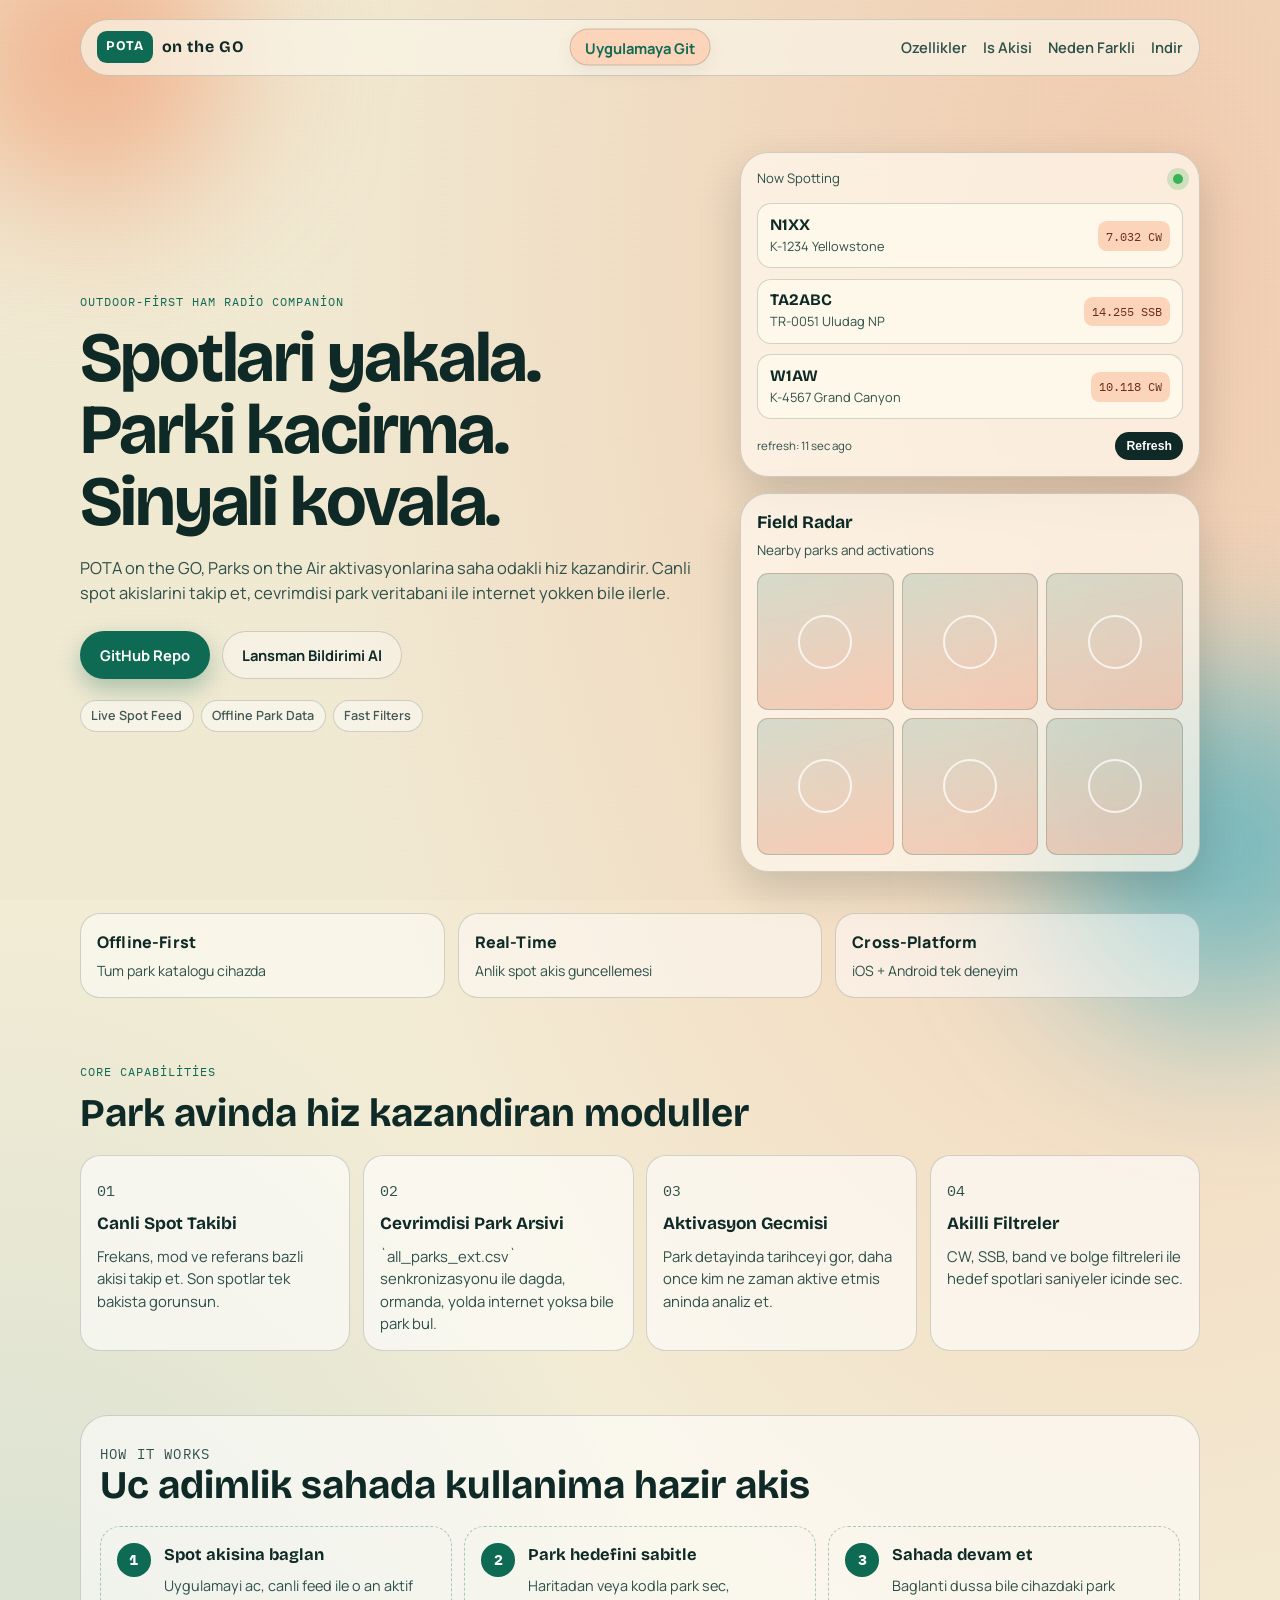
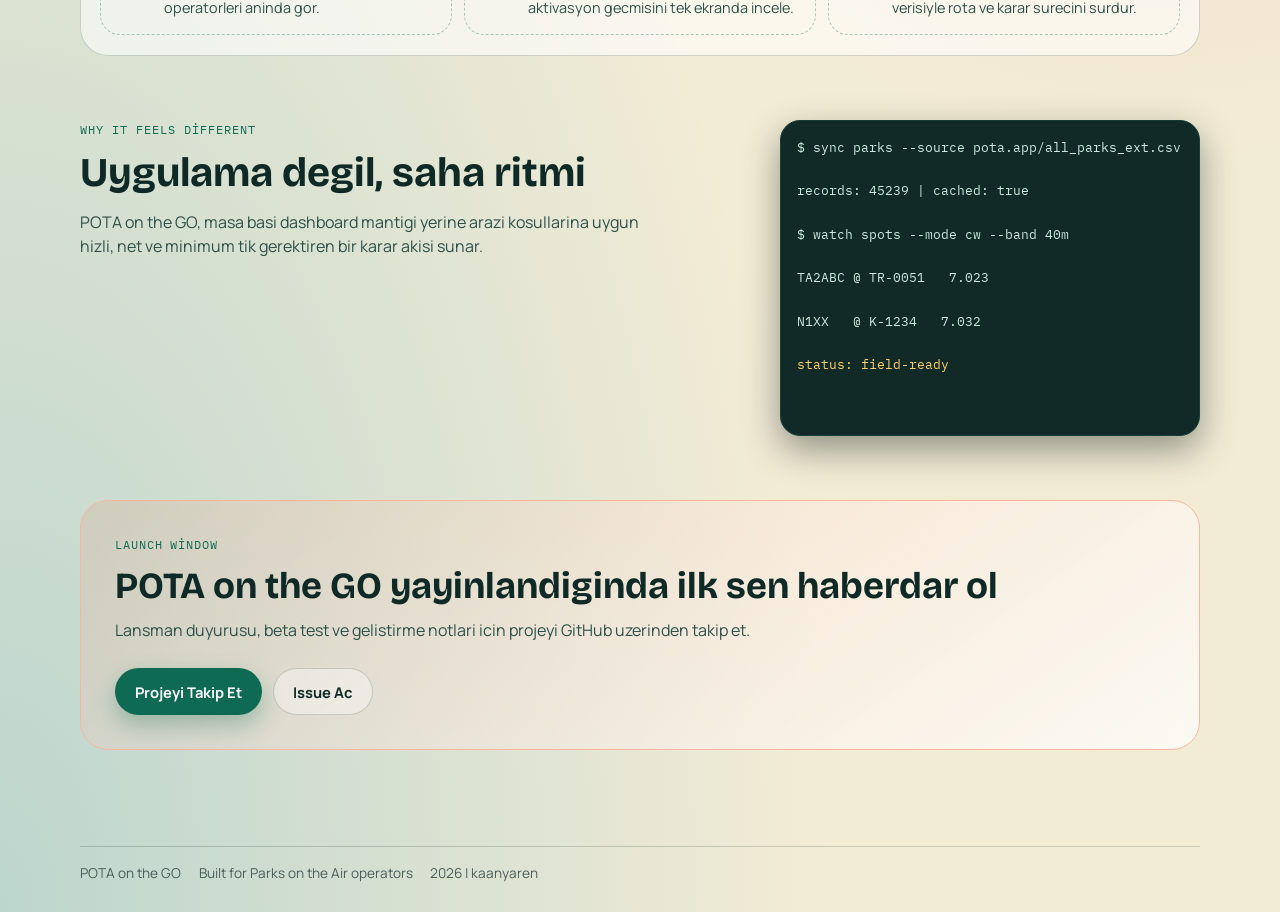
<file: docs/index.html>
<!DOCTYPE html>
<html lang="tr">
<head>
  <meta charset="UTF-8" />
  <meta name="viewport" content="width=device-width, initial-scale=1.0" />
  <meta name="description" content="POTA on the GO: canli spot takibi, cevrimdisi park arama ve hizli aktivasyon goruntuleme icin mobil uygulama." />
  <title>POTA on the GO | Parks on the Air Companion</title>
  <link rel="preconnect" href="https://fonts.googleapis.com" />
  <link rel="preconnect" href="https://fonts.gstatic.com" crossorigin />
  <link href="https://fonts.googleapis.com/css2?family=Bricolage+Grotesque:wght@400;600;700;800&family=Manrope:wght@400;500;700&family=IBM+Plex+Mono:wght@400;500&display=swap" rel="stylesheet" />
  <link rel="stylesheet" href="./styles.css" />
</head>
<body>
  <div class="grain"></div>
  <div class="orb orb-a"></div>
  <div class="orb orb-b"></div>

  <header class="site-header">
    <a class="brand" href="#top" aria-label="POTA on the GO ana sayfa">
      <span class="brand-mark" aria-hidden="true">POTA</span>
      <span class="brand-name">on the GO</span>
    </a>
    <a class="app-link" href="./app/" target="_blank" rel="noopener noreferrer">Uygulamaya Git</a>
    <nav class="site-nav" aria-label="Ana menu">
      <a href="#ozellikler">Ozellikler</a>
      <a href="#akisi">Is Akisi</a>
      <a href="#fark">Neden Farkli</a>
      <a href="#indir">Indir</a>
    </nav>
  </header>

  <main id="top">
    <section class="hero container reveal" style="--delay: 0ms;">
      <div class="hero-copy">
        <p class="eyebrow">Outdoor-First Ham Radio Companion</p>
        <h1>
          Spotlari yakala.<br />
          Parki kacirma.<br />
          Sinyali kovala.
        </h1>
        <p class="hero-text">
          POTA on the GO, Parks on the Air aktivasyonlarina saha odakli hiz kazandirir.
          Canli spot akislarini takip et, cevrimdisi park veritabani ile internet yokken bile ilerle.
        </p>
        <div class="hero-actions">
          <a class="btn btn-primary" href="https://github.com/kaanyaren/POTAontheGO" target="_blank" rel="noreferrer">GitHub Repo</a>
          <a class="btn btn-ghost" href="#indir">Lansman Bildirimi Al</a>
        </div>
        <div class="hero-tags" aria-label="Canli ozellik etiketleri">
          <span>Live Spot Feed</span>
          <span>Offline Park Data</span>
          <span>Fast Filters</span>
        </div>
      </div>

      <div class="hero-visual reveal" style="--delay: 180ms;">
        <article class="phone-card">
          <header>
            <p>Now Spotting</p>
            <span class="dot"></span>
          </header>
          <div class="spot-row">
            <div>
              <strong>N1XX</strong>
              <p>K-1234 Yellowstone</p>
            </div>
            <span>7.032 CW</span>
          </div>
          <div class="spot-row">
            <div>
              <strong>TA2ABC</strong>
              <p>TR-0051 Uludag NP</p>
            </div>
            <span>14.255 SSB</span>
          </div>
          <div class="spot-row">
            <div>
              <strong>W1AW</strong>
              <p>K-4567 Grand Canyon</p>
            </div>
            <span>10.118 CW</span>
          </div>
          <footer>
            <small>refresh: 11 sec ago</small>
            <button type="button" aria-label="Yenile">Refresh</button>
          </footer>
        </article>

        <article class="radar-card">
          <h2>Field Radar</h2>
          <p>Nearby parks and activations</p>
          <div class="radar-grid" aria-hidden="true">
            <span></span>
            <span></span>
            <span></span>
            <span></span>
            <span></span>
            <span></span>
          </div>
        </article>
      </div>
    </section>

    <section class="metrics container reveal" style="--delay: 90ms;">
      <article>
        <p class="metric-value">Offline-First</p>
        <p class="metric-label">Tum park katalogu cihazda</p>
      </article>
      <article>
        <p class="metric-value">Real-Time</p>
        <p class="metric-label">Anlik spot akis guncellemesi</p>
      </article>
      <article>
        <p class="metric-value">Cross-Platform</p>
        <p class="metric-label">iOS + Android tek deneyim</p>
      </article>
    </section>

    <section id="ozellikler" class="features container">
      <header class="section-head reveal" style="--delay: 50ms;">
        <p class="eyebrow">Core Capabilities</p>
        <h2>Park avinda hiz kazandiran moduller</h2>
      </header>

      <div class="feature-grid">
        <article class="feature-card reveal" style="--delay: 80ms;">
          <p class="kicker">01</p>
          <h3>Canli Spot Takibi</h3>
          <p>Frekans, mod ve referans bazli akisi takip et. Son spotlar tek bakista gorunsun.</p>
        </article>
        <article class="feature-card reveal" style="--delay: 160ms;">
          <p class="kicker">02</p>
          <h3>Cevrimdisi Park Arsivi</h3>
          <p>`all_parks_ext.csv` senkronizasyonu ile dagda, ormanda, yolda internet yoksa bile park bul.</p>
        </article>
        <article class="feature-card reveal" style="--delay: 240ms;">
          <p class="kicker">03</p>
          <h3>Aktivasyon Gecmisi</h3>
          <p>Park detayinda tarihceyi gor, daha once kim ne zaman aktive etmis aninda analiz et.</p>
        </article>
        <article class="feature-card reveal" style="--delay: 320ms;">
          <p class="kicker">04</p>
          <h3>Akilli Filtreler</h3>
          <p>CW, SSB, band ve bolge filtreleri ile hedef spotlari saniyeler icinde sec.</p>
        </article>
      </div>
    </section>

    <section id="akisi" class="process container reveal" style="--delay: 90ms;">
      <div class="section-head">
        <p class="eyebrow">How It Works</p>
        <h2>Uc adimlik sahada kullanima hazir akis</h2>
      </div>
      <ol>
        <li>
          <span>1</span>
          <div>
            <h3>Spot akisina baglan</h3>
            <p>Uygulamayi ac, canli feed ile o an aktif operatorleri aninda gor.</p>
          </div>
        </li>
        <li>
          <span>2</span>
          <div>
            <h3>Park hedefini sabitle</h3>
            <p>Haritadan veya kodla park sec, aktivasyon gecmisini tek ekranda incele.</p>
          </div>
        </li>
        <li>
          <span>3</span>
          <div>
            <h3>Sahada devam et</h3>
            <p>Baglanti dussa bile cihazdaki park verisiyle rota ve karar surecini surdur.</p>
          </div>
        </li>
      </ol>
    </section>

    <section id="fark" class="difference container reveal" style="--delay: 120ms;">
      <div class="difference-copy">
        <p class="eyebrow">Why It Feels Different</p>
        <h2>Uygulama degil, saha ritmi</h2>
        <p>
          POTA on the GO, masa basi dashboard mantigi yerine arazi kosullarina uygun hizli,
          net ve minimum tik gerektiren bir karar akisi sunar.
        </p>
      </div>
      <pre class="terminal-card" aria-label="Ornek terminal ciktisi">
<span>$ sync parks --source pota.app/all_parks_ext.csv</span>
<span>records: 45239 | cached: true</span>
<span>$ watch spots --mode cw --band 40m</span>
<span>TA2ABC @ TR-0051   7.023</span>
<span>N1XX   @ K-1234   7.032</span>
<span class="accent">status: field-ready</span>
      </pre>
    </section>

    <section id="indir" class="cta container reveal" style="--delay: 140ms;">
      <p class="eyebrow">Launch Window</p>
      <h2>POTA on the GO yayinlandiginda ilk sen haberdar ol</h2>
      <p>Lansman duyurusu, beta test ve gelistirme notlari icin projeyi GitHub uzerinden takip et.</p>
      <div class="hero-actions">
        <a class="btn btn-primary" href="https://github.com/kaanyaren/POTAontheGO" target="_blank" rel="noreferrer">Projeyi Takip Et</a>
        <a class="btn btn-ghost" href="https://github.com/kaanyaren/POTAontheGO/issues" target="_blank" rel="noreferrer">Issue Ac</a>
      </div>
    </section>
  </main>

  <footer class="site-footer">
    <p>POTA on the GO</p>
    <p>Built for Parks on the Air operators</p>
    <p><span id="year"></span> | kaanyaren</p>
  </footer>

  <script src="./script.js"></script>
</body>
</html>
</file>
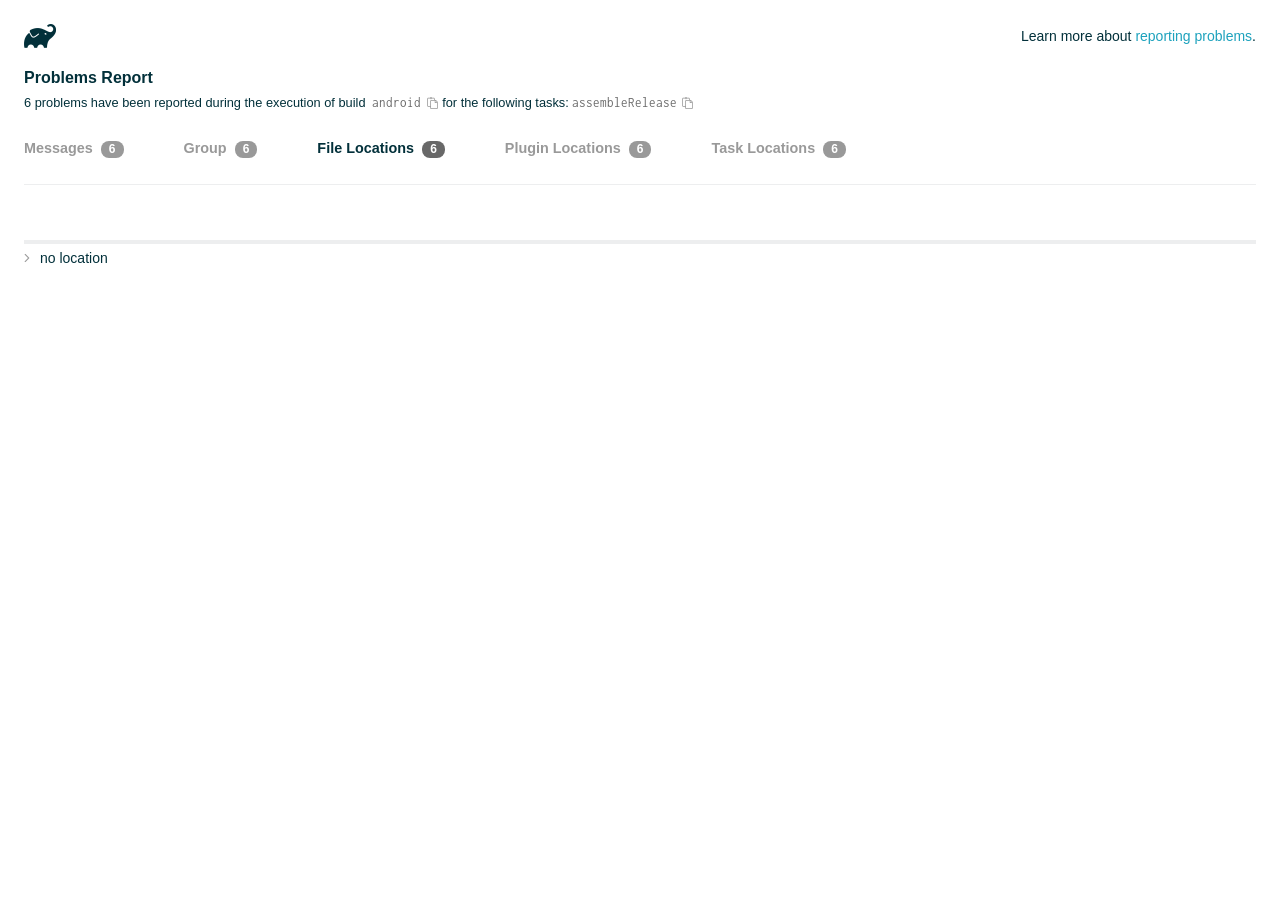
<file: pota_on_the_go/android/build/reports/problems/problems-report.html>
<!DOCTYPE html>

<html lang="en">
<head>
    <!-- Required meta tags -->
    <meta charset="utf-8">
    <meta name="viewport" content="width=device-width, initial-scale=1, shrink-to-fit=no">

                    <style type="text/css">
                /*! normalize.css v7.0.0 | MIT License | github.com/necolas/normalize.css */
html {
    line-height: 1.15;
    -ms-text-size-adjust: 100%;
    -webkit-text-size-adjust: 100%
}

body {
    margin: 0
}

article, aside, footer, header, nav, section {
    display: block
}

h1 {
    font-size: 2em;
    margin: .67em 0
}

figcaption, figure, main {
    display: block
}

figure {
    margin: 1em 40px
}

hr {
    box-sizing: content-box;
    height: 0;
    overflow: visible
}

pre {
    font-family: monospace, monospace;
    font-size: 1em
}

a {
    background-color: transparent;
    -webkit-text-decoration-skip: objects
}

abbr[title] {
    border-bottom: none;
    text-decoration: underline;
    text-decoration: underline dotted
}

b, strong {
    font-weight: inherit
}

b, strong {
    font-weight: bolder
}

code, kbd, samp {
    font-family: monospace, monospace;
    font-size: 1em
}

dfn {
    font-style: italic
}

mark {
    background-color: #ff0;
    color: #000
}

small {
    font-size: 80%
}

sub, sup {
    font-size: 75%;
    line-height: 0;
    position: relative;
    vertical-align: baseline
}

sub {
    bottom: -.25em
}

sup {
    top: -.5em
}

audio, video {
    display: inline-block
}

audio:not([controls]) {
    display: none;
    height: 0
}

img {
    border-style: none
}

svg:not(:root) {
    overflow: hidden
}

button, input, optgroup, select, textarea {
    font-family: sans-serif;
    font-size: 100%;
    line-height: 1.15;
    margin: 0
}

button, input {
    overflow: visible
}

button, select {
    text-transform: none
}

[type=reset], [type=submit], button, html [type=button] {
    -webkit-appearance: button
}

[type=button]::-moz-focus-inner, [type=reset]::-moz-focus-inner, [type=submit]::-moz-focus-inner, button::-moz-focus-inner {
    border-style: none;
    padding: 0
}

[type=button]:-moz-focusring, [type=reset]:-moz-focusring, [type=submit]:-moz-focusring, button:-moz-focusring {
    outline: 1px dotted ButtonText
}

fieldset {
    padding: .35em .75em .625em
}

legend {
    box-sizing: border-box;
    color: inherit;
    display: table;
    max-width: 100%;
    padding: 0;
    white-space: normal
}

progress {
    display: inline-block;
    vertical-align: baseline
}

textarea {
    overflow: auto
}

[type=checkbox], [type=radio] {
    box-sizing: border-box;
    padding: 0
}

[type=number]::-webkit-inner-spin-button, [type=number]::-webkit-outer-spin-button {
    height: auto
}

[type=search] {
    -webkit-appearance: textfield;
    outline-offset: -2px
}

[type=search]::-webkit-search-cancel-button, [type=search]::-webkit-search-decoration {
    -webkit-appearance: none
}

::-webkit-file-upload-button {
    -webkit-appearance: button;
    font: inherit
}

details, menu {
    display: block
}

summary {
    display: list-item
}

canvas {
    display: inline-block
}

template {
    display: none
}

[hidden] {
    display: none
}

/* configuration cache styles */

.report-wrapper {
    margin: 0;
    padding: 0 24px;
}

.gradle-logo {
    width: 32px;
    height: 24px;
    background-image: url("[data-uri]");
    background-size: contain;
}

.header {
    display: flex;
    flex-wrap: wrap;
    position: fixed;
    top: 0;
    left: 0;
    width: 100%;
    padding: 24px 24px 0 24px;
    background-color: white;
    z-index: 1;
}

.learn-more {
    margin-left: auto;
    align-self: center;
    font-size: 0.875rem;
    font-weight: normal;
}

.title {
    display: flex;
    align-items: center;
    padding: 18px 0 24px 0;
    flex: 1 0 100%;
}

.content {
    font-size: 0.875rem;
    padding: 240px 0 48px;
    overflow-x: auto;
    white-space: nowrap;
}

.content ol:first-of-type {
    margin: 0;
}

.tree-btn {
    cursor: pointer;
    display: inline-block;
    width: 16px;
    height: 16px;
    background-size: contain;
    background-repeat: no-repeat;
    vertical-align: middle;
    margin-top: -0.2em;
}

.tree-btn.collapsed {
    background-image: url('data:image/svg+xml;utf8,<svg xmlns="http://www.w3.org/2000/svg" viewBox="0 0 192 512"><path d="M166.9 264.5l-117.8 116c-4.7 4.7-12.3 4.7-17 0l-7.1-7.1c-4.7-4.7-4.7-12.3 0-17L127.3 256 25.1 155.6c-4.7-4.7-4.7-12.3 0-17l7.1-7.1c4.7-4.7 12.3-4.7 17 0l117.8 116c4.6 4.7 4.6 12.3-.1 17z" fill="%23999999" stroke="%23999999"/></svg>');
}

.tree-btn.expanded {
    background-image: url('data:image/svg+xml;utf8,<svg xmlns="http://www.w3.org/2000/svg" viewBox="0 0 256 512"><path d="M119.5 326.9L3.5 209.1c-4.7-4.7-4.7-12.3 0-17l7.1-7.1c4.7-4.7 12.3-4.7 17 0L128 287.3l100.4-102.2c4.7-4.7 12.3-4.7 17 0l7.1 7.1c4.7 4.7 4.7 12.3 0 17L136.5 327c-4.7 4.6-12.3 4.6-17-.1z" fill="%23999999" stroke="%23999999"/></svg>');
}

ul .tree-btn {
    margin-right: 3px;
}

.leaf-icon {
    display: inline-block;
    width: 16px;
    height: 16px;
    background-image: url('data:image/svg+xml;utf8,<svg xmlns="http://www.w3.org/2000/svg" viewBox="0 0 256 512"><path d="M32 256 H224" stroke="%23999999" stroke-width="48" stroke-linecap="round"/></svg>');
    background-size: contain;
    background-repeat: no-repeat;
    vertical-align: middle;
    margin-top: -0.2em;
}

.invisible-text {
    user-select: all; /* Allow the text to be selectable */
    color: transparent; /* Hide the text */
    text-indent: -9999px; /* Move the text out of view */
    position: relative;
    white-space: pre; /* Preserve meaningful whitespace in the invisible text for copying */
}

.text-for-copy {
    display: inline-block;
}

.enum-icon {
    display: inline-block;
    width: 16px;
    height: 16px;
    background-image: url('data:image/svg+xml;utf8,<svg xmlns="http://www.w3.org/2000/svg" viewBox="0 0 1024 1024"><circle cx="512" cy="512" r="200" /></svg>');
    background-size: contain;
    background-repeat: no-repeat;
    vertical-align: middle;
    margin-inline-start: 0.5ex;
    margin-inline-end: 0.5ex;
    margin-top: -0.2em;
}

.error-icon {
    display: inline-block;
    width: 16px;
    height: 16px;
    background-image: url('data:image/svg+xml;utf8,<svg xmlns="http://www.w3.org/2000/svg" viewBox="0 0 320 512"><path d="M193.94 256L296.5 153.44l21.15-21.15c3.12-3.12 3.12-8.19 0-11.31l-22.63-22.63c-3.12-3.12-8.19-3.12-11.31 0L160 222.06 36.29 98.34c-3.12-3.12-8.19-3.12-11.31 0L2.34 120.97c-3.12 3.12-3.12 8.19 0 11.31L126.06 256 2.34 379.71c-3.12 3.12-3.12 8.19 0 11.31l22.63 22.63c3.12 3.12 8.19 3.12 11.31 0L160 289.94 262.56 392.5l21.15 21.15c3.12 3.12 8.19 3.12 11.31 0l22.63-22.63c3.12-3.12 3.12-8.19 0-11.31L193.94 256z" fill="%23FC461E" stroke="%23FC461E"/></svg>');
    background-size: contain;
    background-repeat: no-repeat;
    vertical-align: middle;
    margin-inline-start: 0.5ex;
    margin-inline-end: 0.5ex;
    margin-top: -0.2em;
}

.advice-icon {
    display: inline-block;
    width: 16px;
    height: 16px;
    background-image: url('data:image/svg+xml;utf8,<svg width="800px" height="800px" viewBox="-4.93 0 122.88 122.88" version="1.1" id="Layer_1" xmlns="http://www.w3.org/2000/svg" xmlns:xlink="http://www.w3.org/1999/xlink"  style="enable-background:new 0 0 113.01 122.88" xml:space="preserve"><g><path d="M44.13,102.06c-1.14,0.03-2.14-0.81-2.3-1.96c-0.17-1.2,0.64-2.31,1.82-2.54c-1.3-7.37-4.85-11.43-8.6-15.72 c-2.92-3.34-5.95-6.81-8.34-11.92c-2.35-5.03-3.64-10.23-3.6-15.63c0.05-5.4,1.42-10.96,4.4-16.71c0.02-0.04,0.04-0.07,0.06-0.11 l0,0c3.91-6.62,9.38-11.04,15.47-13.52c5.11-2.09,10.66-2.8,16.1-2.3c5.42,0.5,10.73,2.2,15.37,4.94 c5.9,3.49,10.75,8.67,13.42,15.21c1.44,3.54,2.42,7.49,2.54,11.82c0.12,4.31-0.62,8.96-2.61,13.88 c-2.66,6.59-6.18,10.68-9.47,14.51c-3.03,3.53-5.85,6.81-7.42,11.84c0.89,0.21,1.59,0.94,1.73,1.9c0.17,1.24-0.7,2.39-1.94,2.56 l-0.77,0.11c-0.14,1.09-0.23,2.26-0.27,3.51l0.25-0.04c1.24-0.17,2.39,0.7,2.56,1.94c0.17,1.24-0.7,2.39-1.94,2.56l-0.78,0.11 c0.01,0.15,0.02,0.3,0.03,0.45l0,0c0.07,0.88,0.08,1.73,0.03,2.54l0.13-0.02c1.25-0.15,2.38,0.74,2.54,1.98 c0.15,1.25-0.74,2.38-1.98,2.54l-1.68,0.21c-1.2,3.11-3.34,5.48-5.87,6.94c-1.74,1.01-3.67,1.59-5.61,1.71 c-1.97,0.12-3.96-0.25-5.78-1.13c-2.08-1.02-3.94-2.71-5.29-5.14c-0.65-0.33-1.13-0.97-1.23-1.75c-0.04-0.31-0.01-0.61,0.07-0.89 c-0.39-1.16-0.68-2.43-0.87-3.83l-0.07,0.01c-1.24,0.17-2.39-0.7-2.56-1.94c-0.17-1.24,0.7-2.39,1.94-2.56l0.54-0.08 C44.19,104.32,44.18,103.16,44.13,102.06L44.13,102.06z M2.18,58.86C1.01,58.89,0.04,57.98,0,56.81c-0.04-1.17,0.88-2.14,2.05-2.18 l8.7-0.3c1.17-0.04,2.14,0.88,2.18,2.05c0.04,1.17-0.88,2.14-2.05,2.18L2.18,58.86L2.18,58.86z M110.68,50.25 c1.16-0.12,2.2,0.73,2.32,1.89c0.12,1.16-0.73,2.2-1.89,2.32l-8.66,0.91c-1.16,0.12-2.2-0.73-2.32-1.89 c-0.12-1.16,0.73-2.2,1.89-2.32L110.68,50.25L110.68,50.25z M94.91,14.78c0.65-0.97,1.96-1.23,2.93-0.58 c0.97,0.65,1.23,1.96,0.58,2.93l-4.84,7.24c-0.65,0.97-1.96,1.23-2.93,0.58c-0.97-0.65-1.23-1.96-0.58-2.93L94.91,14.78 L94.91,14.78z M57.63,2.06c0.03-1.17,1-2.09,2.16-2.06c1.17,0.03,2.09,1,2.06,2.16l-0.22,8.7c-0.03,1.17-1,2.09-2.16,2.06 c-1.17-0.03-2.09-1-2.06-2.16L57.63,2.06L57.63,2.06z M13.88,15.53c-0.86-0.8-0.9-2.14-0.11-2.99c0.8-0.86,2.14-0.9,2.99-0.11 l6.37,5.94c0.86,0.8,0.9,2.14,0.11,2.99c-0.8,0.86-2.14,0.9-2.99,0.11L13.88,15.53L13.88,15.53z M47.88,96.95l18.49-2.63 c1.59-6.7,5.05-10.73,8.8-15.08c3.08-3.58,6.36-7.4,8.76-13.34c1.76-4.35,2.41-8.43,2.31-12.19c-0.1-3.75-0.96-7.21-2.24-10.34 c-2.3-5.63-6.51-10.11-11.65-13.15c-4.11-2.43-8.8-3.94-13.59-4.37c-4.77-0.44-9.64,0.19-14.13,2.02 c-5.26,2.15-9.99,5.97-13.39,11.72c-2.64,5.12-3.86,10.02-3.9,14.73c-0.04,4.74,1.11,9.33,3.2,13.8c2.13,4.56,4.97,7.8,7.69,10.92 C42.47,83.9,46.48,88.49,47.88,96.95L47.88,96.95z M65.62,99.02l-17.27,2.45c0.05,1.1,0.07,2.25,0.05,3.47l17.05-2.42 C65.47,101.29,65.52,100.12,65.62,99.02L65.62,99.02z M48.49,109.52c0.12,0.92,0.3,1.76,0.53,2.54l16.55-2.04 c0.11-0.86,0.13-1.77,0.05-2.74l0,0l0-0.02l-0.01-0.17L48.49,109.52L48.49,109.52z M51.37,116.36c0.64,0.67,1.35,1.19,2.1,1.55 c1.15,0.56,2.42,0.79,3.67,0.72c1.29-0.08,2.57-0.47,3.74-1.15c1.1-0.64,2.09-1.53,2.88-2.65L51.37,116.36L51.37,116.36z"/></g></svg>');
    background-size: contain;
    background-repeat: no-repeat;
    vertical-align: middle;
    margin-inline-start: 0.5ex;
    margin-inline-end: 0.5ex;
    margin-top: -0.2em;
}

.warning-icon {
    display: inline-block;
    width: 13px;
    height: 13px;
    background-image: url('data:image/svg+xml;utf8,<svg xmlns="http://www.w3.org/2000/svg" viewBox="0 0 576 512"><path d="M270.2 160h35.5c3.4 0 6.1 2.8 6 6.2l-7.5 196c-.1 3.2-2.8 5.8-6 5.8h-20.5c-3.2 0-5.9-2.5-6-5.8l-7.5-196c-.1-3.4 2.6-6.2 6-6.2zM288 388c-15.5 0-28 12.5-28 28s12.5 28 28 28 28-12.5 28-28-12.5-28-28-28zm281.5 52L329.6 24c-18.4-32-64.7-32-83.2 0L6.5 440c-18.4 31.9 4.6 72 41.6 72H528c36.8 0 60-40 41.5-72zM528 480H48c-12.3 0-20-13.3-13.9-24l240-416c6.1-10.6 21.6-10.7 27.7 0l240 416c6.2 10.6-1.5 24-13.8 24z" fill="%23DEAD22" stroke="%23DEAD22"/></svg>');
    background-size: contain;
    background-repeat: no-repeat;
    vertical-align: middle;
    margin-inline-start: 0.3ex;
    margin-inline-end: 1.1ex;
    margin-top: -0.1em;
}

.documentation-button {
    cursor: pointer;
    display: inline-block;
    width: 13px;
    height: 13px;
    background-image: url('data:image/svg+xml;utf8,<svg xmlns="http://www.w3.org/2000/svg" viewBox="0 0 512 512"><path d="M256 340c-15.464 0-28 12.536-28 28s12.536 28 28 28 28-12.536 28-28-12.536-28-28-28zm7.67-24h-16c-6.627 0-12-5.373-12-12v-.381c0-70.343 77.44-63.619 77.44-107.408 0-20.016-17.761-40.211-57.44-40.211-29.144 0-44.265 9.649-59.211 28.692-3.908 4.98-11.054 5.995-16.248 2.376l-13.134-9.15c-5.625-3.919-6.86-11.771-2.645-17.177C185.658 133.514 210.842 116 255.67 116c52.32 0 97.44 29.751 97.44 80.211 0 67.414-77.44 63.849-77.44 107.408V304c0 6.627-5.373 12-12 12zM256 40c118.621 0 216 96.075 216 216 0 119.291-96.61 216-216 216-119.244 0-216-96.562-216-216 0-119.203 96.602-216 216-216m0-32C119.043 8 8 119.083 8 256c0 136.997 111.043 248 248 248s248-111.003 248-248C504 119.083 392.957 8 256 8z" fill="%23999999" stroke="%23999999"/></svg>');
    background-size: contain;
    background-repeat: no-repeat;
    vertical-align: middle;
    margin-inline-start: 0.5ex;
    margin-inline-end: 0.5ex;
    margin-top: -0.2em;
}

.documentation-button::selection {
    color: transparent;
}

.documentation-button:hover {
    color: transparent;
}

.copy-button {
    cursor: pointer;
    display: inline-block;
    width: 12px;
    height: 12px;
    background-image: url('data:image/svg+xml;utf8,<svg xmlns="http://www.w3.org/2000/svg" viewBox="0 0 448 512"><path d="M433.941 193.941l-51.882-51.882A48 48 0 0 0 348.118 128H320V80c0-26.51-21.49-48-48-48h-66.752C198.643 13.377 180.858 0 160 0s-38.643 13.377-45.248 32H48C21.49 32 0 53.49 0 80v288c0 26.51 21.49 48 48 48h80v48c0 26.51 21.49 48 48 48h224c26.51 0 48-21.49 48-48V227.882a48 48 0 0 0-14.059-33.941zm-22.627 22.627a15.888 15.888 0 0 1 4.195 7.432H352v-63.509a15.88 15.88 0 0 1 7.431 4.195l51.883 51.882zM160 30c9.941 0 18 8.059 18 18s-8.059 18-18 18-18-8.059-18-18 8.059-18 18-18zM48 384c-8.822 0-16-7.178-16-16V80c0-8.822 7.178-16 16-16h66.752c6.605 18.623 24.389 32 45.248 32s38.643-13.377 45.248-32H272c8.822 0 16 7.178 16 16v48H176c-26.51 0-48 21.49-48 48v208H48zm352 96H176c-8.822 0-16-7.178-16-16V176c0-8.822 7.178-16 16-16h144v72c0 13.2 10.8 24 24 24h72v208c0 8.822-7.178 16-16 16z" fill="%23999999" stroke="%23999999"/></svg>');
    background-size: contain;
    background-repeat: no-repeat;
    vertical-align: middle;
    margin-inline-start: 0.5ex;
    margin-top: -0.2em;
}

.groups{
    display: flex;
    border-bottom: 1px solid #EDEEEF;
    flex: 1 0 100%;
}

.uncategorized {
    display: flex;
    border-top: 4px solid #EDEEEF;
    flex: 1 0 100%;
}

.group-selector {
    padding: 0 52px 24px 0;
    font-size: 0.9rem;
    font-weight: bold;
    color: #999999;
    cursor: pointer;
}

.group-selector__count {
    margin: 0 8px;
    border-radius: 8px;
    background-color: #999;
    color: #fff;
    padding: 1px 8px 2px;
    font-size: 0.75rem;
}

.group-selector--active {
    color: #02303A;
    cursor: auto;
}

.group-selector--active .group-selector__count {
    background-color: #686868;
}

.group-selector--disabled {
    cursor: not-allowed;
}

.accordion-header {
    cursor: pointer;
}

.container {
    padding-left: 0.5em;
    padding-right: 0.5em;
}

.stacktrace {
    border-radius: 4px;
    overflow-x: auto;
    padding: 0.5rem;
    margin-bottom: 0;
    min-width: 1000px;
}

/* Lato (bold, regular) */
@font-face {
    font-display: swap;
    font-family: Lato;
    font-weight: 500;
    font-style: normal;
    src: url("https://assets.gradle.com/lato/fonts/lato-semibold/lato-semibold.woff2") format("woff2"),
    url("https://assets.gradle.com/lato/fonts/lato-semibold/lato-semibold.woff") format("woff");
}

@font-face {
    font-display: swap;
    font-family: Lato;
    font-weight: bold;
    font-style: normal;
    src: url("https://assets.gradle.com/lato/fonts/lato-bold/lato-bold.woff2") format("woff2"),
    url("https://assets.gradle.com/lato/fonts/lato-bold/lato-bold.woff") format("woff");
}

* {
    -webkit-box-sizing: border-box;
    -moz-box-sizing: border-box;
    box-sizing: border-box;
}

html,
body {
    margin: 0;
    padding: 0;
}

html {
    font-family: "Lato", "Helvetica Neue", Arial, sans-serif;
    font-size: 16px;
    font-weight: 400;
    line-height: 1.5;
}

body {
    color: #02303A;
    background-color: #ffffff;
    -webkit-text-size-adjust: 100%;
    -ms-text-size-adjust: 100%;
    -webkit-font-smoothing: antialiased;
}


/* typography */
h1, h2, h3, h4, h5, h6 {
    color: #02303A;
    text-rendering: optimizeLegibility;
    margin: 0;
}

h1 {
    font-size: 1rem;
}

h2 {
    font-size: 0.9rem;
}

h3 {
    font-size: 1.125rem;
}

h4, h5, h6 {
    font-size: 0.875rem;
}

h1 code {
    font-weight: bold;
}

ul, ol, dl {
    list-style-position: outside;
    line-height: 1.6;
    padding: 0;
    margin: 0 0 0 20px;
    list-style-type: none;
}

li {
    line-height: 2;
}

a {
    color: #1DA2BD;
    text-decoration: none;
    transition: all 0.3s ease, visibility 0s;
}

a:hover {
    color: #35c1e4;
}

/* code */
code, pre {
    font-family: Inconsolata, Monaco, "Courier New", monospace;
    font-style: normal;
    font-variant-ligatures: normal;
    font-variant-caps: normal;
    font-variant-numeric: normal;
    font-variant-east-asian: normal;
    font-weight: normal;
    font-stretch: normal;
    color: #686868;
}

*:not(pre) > code {
    letter-spacing: 0;
    padding: 0.1em 0.5ex;
    text-rendering: optimizeSpeed;
    word-spacing: -0.15em;
    word-wrap: break-word;
}

pre {
    font-size: 0.75rem;
    line-height: 1.8;
    margin-top: 0;
    margin-bottom: 1.5em;
    padding: 1rem;
}

pre code {
    background-color: transparent;
    color: inherit;
    line-height: 1.8;
    font-size: 100%;
    padding: 0;
}

a code {
    color: #1BA8CB;
}

pre.code, pre.programlisting, pre.screen, pre.tt {
    background-color: #f7f7f8;
    border-radius: 4px;
    font-size: 1em;
    line-height: 1.45;
    margin-bottom: 1.25em;
    overflow-x: auto;
    padding: 1rem;
}

li em, p em {
    padding: 0 1px;
}

code em, tt em {
    text-decoration: none;
}

code + .copy-button {
    margin-inline-start: 0.2ex;
}

.java-exception {
    font-size: 0.75rem;
    padding-left: 24px;
}

.java-exception ul {
    margin: 0;
    line-height: inherit;
}

.java-exception code {
    white-space: pre;
}

.java-exception-part-toggle {
    user-select: none;
    cursor: pointer;
    border-radius: 2px;
    padding: 0.1em 0.2em;
    background: azure;
    color: #686868;
}

                </style>
    <!-- Inconsolata is used as a default monospace font in the report. -->
    <link rel="stylesheet" href="https://fonts.googleapis.com/css?family=Inconsolata:400,700" />

    <title>Gradle Configuration Cache</title>
</head>
<body>

<div id="playground"></div>

<div class="report" id="report">
    Loading...
</div>

<script type="text/javascript">
function configurationCacheProblems() { return (
// begin-report-data
{"diagnostics":[{"locations":[{}],"problem":[{"text":"Properties should be assigned using the 'propName = value' syntax. Setting a property via the Gradle-generated 'propName value' or 'propName(value)' syntax in Groovy DSL has been deprecated."}],"severity":"WARNING","problemDetails":[{"text":"This is scheduled to be removed in Gradle 10.0."}],"contextualLabel":"Properties should be assigned using the 'propName = value' syntax. Setting a property via the Gradle-generated 'propName value' or 'propName(value)' syntax in Groovy DSL has been deprecated.","documentationLink":"https://docs.gradle.org/8.14/userguide/upgrading_version_8.html#groovy_space_assignment_syntax","problemId":[{"name":"deprecation","displayName":"Deprecation"},{"name":"properties-should-be-assigned-using-the-propname-value-syntax-setting-a-property-via-the-gradle-generated-propname-value-or-propname-value-syntax-in-groovy-dsl","displayName":"Properties should be assigned using the 'propName = value' syntax. Setting a property via the Gradle-generated 'propName value' or 'propName(value)' syntax in Groovy DSL has been deprecated."}],"solutions":[[{"text":"Use assignment ('group = <value>') instead."}]]},{"locations":[{}],"problem":[{"text":"Properties should be assigned using the 'propName = value' syntax. Setting a property via the Gradle-generated 'propName value' or 'propName(value)' syntax in Groovy DSL has been deprecated."}],"severity":"WARNING","problemDetails":[{"text":"This is scheduled to be removed in Gradle 10.0."}],"contextualLabel":"Properties should be assigned using the 'propName = value' syntax. Setting a property via the Gradle-generated 'propName value' or 'propName(value)' syntax in Groovy DSL has been deprecated.","documentationLink":"https://docs.gradle.org/8.14/userguide/upgrading_version_8.html#groovy_space_assignment_syntax","problemId":[{"name":"deprecation","displayName":"Deprecation"},{"name":"properties-should-be-assigned-using-the-propname-value-syntax-setting-a-property-via-the-gradle-generated-propname-value-or-propname-value-syntax-in-groovy-dsl","displayName":"Properties should be assigned using the 'propName = value' syntax. Setting a property via the Gradle-generated 'propName value' or 'propName(value)' syntax in Groovy DSL has been deprecated."}],"solutions":[[{"text":"Use assignment ('version = <value>') instead."}]]},{"locations":[{}],"problem":[{"text":"Properties should be assigned using the 'propName = value' syntax. Setting a property via the Gradle-generated 'propName value' or 'propName(value)' syntax in Groovy DSL has been deprecated."}],"severity":"WARNING","problemDetails":[{"text":"This is scheduled to be removed in Gradle 10.0."}],"contextualLabel":"Properties should be assigned using the 'propName = value' syntax. Setting a property via the Gradle-generated 'propName value' or 'propName(value)' syntax in Groovy DSL has been deprecated.","documentationLink":"https://docs.gradle.org/8.14/userguide/upgrading_version_8.html#groovy_space_assignment_syntax","problemId":[{"name":"deprecation","displayName":"Deprecation"},{"name":"properties-should-be-assigned-using-the-propname-value-syntax-setting-a-property-via-the-gradle-generated-propname-value-or-propname-value-syntax-in-groovy-dsl","displayName":"Properties should be assigned using the 'propName = value' syntax. Setting a property via the Gradle-generated 'propName value' or 'propName(value)' syntax in Groovy DSL has been deprecated."}],"solutions":[[{"text":"Use assignment ('namespace = <value>') instead."}]]},{"locations":[{}],"problem":[{"text":"Properties should be assigned using the 'propName = value' syntax. Setting a property via the Gradle-generated 'propName value' or 'propName(value)' syntax in Groovy DSL has been deprecated."}],"severity":"WARNING","problemDetails":[{"text":"This is scheduled to be removed in Gradle 10.0."}],"contextualLabel":"Properties should be assigned using the 'propName = value' syntax. Setting a property via the Gradle-generated 'propName value' or 'propName(value)' syntax in Groovy DSL has been deprecated.","documentationLink":"https://docs.gradle.org/8.14/userguide/upgrading_version_8.html#groovy_space_assignment_syntax","problemId":[{"name":"deprecation","displayName":"Deprecation"},{"name":"properties-should-be-assigned-using-the-propname-value-syntax-setting-a-property-via-the-gradle-generated-propname-value-or-propname-value-syntax-in-groovy-dsl","displayName":"Properties should be assigned using the 'propName = value' syntax. Setting a property via the Gradle-generated 'propName value' or 'propName(value)' syntax in Groovy DSL has been deprecated."}],"solutions":[[{"text":"Use assignment ('compileSdk = <value>') instead."}]]},{"locations":[{}],"problem":[{"text":"Properties should be assigned using the 'propName = value' syntax. Setting a property via the Gradle-generated 'propName value' or 'propName(value)' syntax in Groovy DSL has been deprecated."}],"severity":"WARNING","problemDetails":[{"text":"This is scheduled to be removed in Gradle 10.0."}],"contextualLabel":"Properties should be assigned using the 'propName = value' syntax. Setting a property via the Gradle-generated 'propName value' or 'propName(value)' syntax in Groovy DSL has been deprecated.","documentationLink":"https://docs.gradle.org/8.14/userguide/upgrading_version_8.html#groovy_space_assignment_syntax","problemId":[{"name":"deprecation","displayName":"Deprecation"},{"name":"properties-should-be-assigned-using-the-propname-value-syntax-setting-a-property-via-the-gradle-generated-propname-value-or-propname-value-syntax-in-groovy-dsl","displayName":"Properties should be assigned using the 'propName = value' syntax. Setting a property via the Gradle-generated 'propName value' or 'propName(value)' syntax in Groovy DSL has been deprecated."}],"solutions":[[{"text":"Use assignment ('group = <value>') instead."}]]},{"locations":[{}],"problem":[{"text":"Properties should be assigned using the 'propName = value' syntax. Setting a property via the Gradle-generated 'propName value' or 'propName(value)' syntax in Groovy DSL has been deprecated."}],"severity":"WARNING","problemDetails":[{"text":"This is scheduled to be removed in Gradle 10.0."}],"contextualLabel":"Properties should be assigned using the 'propName = value' syntax. Setting a property via the Gradle-generated 'propName value' or 'propName(value)' syntax in Groovy DSL has been deprecated.","documentationLink":"https://docs.gradle.org/8.14/userguide/upgrading_version_8.html#groovy_space_assignment_syntax","problemId":[{"name":"deprecation","displayName":"Deprecation"},{"name":"properties-should-be-assigned-using-the-propname-value-syntax-setting-a-property-via-the-gradle-generated-propname-value-or-propname-value-syntax-in-groovy-dsl","displayName":"Properties should be assigned using the 'propName = value' syntax. Setting a property via the Gradle-generated 'propName value' or 'propName(value)' syntax in Groovy DSL has been deprecated."}],"solutions":[[{"text":"Use assignment ('version = <value>') instead."}]]}],"problemsReport":{"totalProblemCount":6,"buildName":"android","requestedTasks":"assembleRelease","documentationLink":"https://docs.gradle.org/8.14/userguide/reporting_problems.html","documentationLinkCaption":"Problem report","summaries":[]}}
// end-report-data
);}
</script>
                <script type="text/javascript">
                !function(n,t){"object"==typeof exports&&"object"==typeof module?module.exports=t():"function"==typeof define&&define.amd?define([],t):"object"==typeof exports?exports["configuration-cache-report"]=t():n["configuration-cache-report"]=t()}(this,(()=>(({70:function(){void 0===ArrayBuffer.isView&&(ArrayBuffer.isView=function(n){return null!=n&&null!=n.__proto__&&n.__proto__.__proto__===Int8Array.prototype.__proto__}),void 0===Math.imul&&(Math.imul=function(n,t){return(4294901760&n)*(65535&t)+(65535&n)*(0|t)|0}),this["configuration-cache-report"]=function(n){"use strict";var t,r,i,e,u,o,f,s,c,a,h,l,_,v,d,g,w,b,p,m,k,q,y,B,C,x,j,P,I,S,z,T,E,L,N,A,M,F,D,O,R,H,$,G,U,V,Q,Z,Y,W,K,X,J,nn,tn,rn,en,un,on,fn,sn,cn,an,hn,ln,_n,vn,dn,gn,wn,bn,pn,mn,kn,qn,yn,Bn,Cn,xn,jn,Pn,In,Sn,zn,Tn,En,Ln,Nn,An,Mn=Math.imul,Fn=ArrayBuffer.isView;function Dn(n,t){if(!(t>=0))throw _u(ce("Requested element count "+t+" is less than zero."));return function(n,t){if(!(t>=0))throw _u(ce("Requested element count "+t+" is less than zero."));if(0===t)return Ct();if(t>=n.length)return function(n){switch(n.length){case 0:return Ct();case 1:return qr(n[0]);default:return function(n){return Hr(function(n){return new It(n,!1)}(n))}(n)}}(n);if(1===t)return qr(n[0]);var r=0,i=Rr(),e=0,u=n.length;n:for(;e<u;){var o=n[e];if(e=e+1|0,i.d(o),(r=r+1|0)===t)break n}return i}(n,rt(n.length-t|0,0))}function On(n,t,r,i,e,u,o){return t=t===A?", ":t,r=r===A?"":r,i=i===A?"":i,e=e===A?-1:e,u=u===A?"...":u,o=o===A?null:o,function(n,t,r,i,e,u,o,f){r=r===A?", ":r,i=i===A?"":i,e=e===A?"":e,u=u===A?-1:u,o=o===A?"...":o,f=f===A?null:f,t.e(i);var s=0,c=0,a=n.length;n:for(;c<a;){var h=n[c];if(c=c+1|0,(s=s+1|0)>1&&t.e(r),!(u<0||s<=u))break n;Jt(t,h,f)}return u>=0&&s>u&&t.e(o),t.e(e),t}(n,Bi(),t,r,i,e,u,o).toString()}function Rn(n){return n.length-1|0}function Hn(n,t){if(null==t){var r=0,i=n.length-1|0;if(r<=i)do{var e=r;if(r=r+1|0,null==n[e])return e}while(r<=i)}else{var u=0,o=n.length-1|0;if(u<=o)do{var f=u;if(u=u+1|0,le(t,n[f]))return f}while(u<=o)}return-1}function $n(n,t,r,i,e,u,o){return t=t===A?", ":t,r=r===A?"":r,i=i===A?"":i,e=e===A?-1:e,u=u===A?"...":u,o=o===A?null:o,Gn(n,Bi(),t,r,i,e,u,o).toString()}function Gn(n,t,r,i,e,u,o,f){r=r===A?", ":r,i=i===A?"":i,e=e===A?"":e,u=u===A?-1:u,o=o===A?"...":o,f=f===A?null:f,t.e(i);var s=0,c=n.f();n:for(;c.g();){var a=c.h();if((s=s+1|0)>1&&t.e(r),!(u<0||s<=u))break n;Jt(t,a,f)}return u>=0&&s>u&&t.e(o),t.e(e),t}function Un(n){if(n.i())throw xu("List is empty.");return n.j(0)}function Vn(n){return new tt(n)}function Qn(n){if(Ke(n,Di)){var t;switch(n.k()){case 0:t=Ct();break;case 1:t=qr(Ke(n,Fi)?n.j(0):n.f().h());break;default:t=Zn(n)}return t}return xt(Xn(n))}function Zn(n){return Hr(n)}function Yn(n){if(Ke(n,Di)&&n.k()<=1)return Qn(n);var t=Xn(n);return function(n){var t=(n.k()/2|0)-1|0;if(t<0)return br();var r=jt(n),i=0;if(i<=t)do{var e=i;i=i+1|0;var u=n.j(e);n.f4(e,n.j(r)),n.f4(r,u),r=r-1|0}while(e!==t)}(t),t}function Wn(n,t){if(!(t>=0))throw _u(ce("Requested element count "+t+" is less than zero."));return function(n,t){if(!(t>=0))throw _u(ce("Requested element count "+t+" is less than zero."));if(0===t)return Ct();if(Ke(n,Di)){if(t>=n.k())return Qn(n);if(1===t)return qr(function(n){if(Ke(n,Fi))return Un(n);var t=n.f();if(!t.g())throw xu("Collection is empty.");return t.h()}(n))}var r=0,i=Rr(),e=n.f();n:for(;e.g();){var u=e.h();if(i.d(u),(r=r+1|0)===t)break n}return xt(i)}(n,rt(n.k()-t|0,0))}function Kn(n,t){if(!(t>=0))throw _u(ce("Requested element count "+t+" is less than zero."));if(0===t)return Ct();var r=n.k();if(t>=r)return Qn(n);if(1===t)return qr(Jn(n));var i=Rr();if(Ke(n,bi)){var e=r-t|0;if(e<r)do{var u=e;e=e+1|0,i.d(n.j(u))}while(e<r)}else for(var o=n.l(r-t|0);o.g();){var f=o.h();i.d(f)}return i}function Xn(n){return Ke(n,Di)?Zn(n):nt(n,Or())}function Jn(n){if(n.i())throw xu("List is empty.");return n.j(jt(n))}function nt(n,t){for(var r=n.f();r.g();){var i=r.h();t.d(i)}return t}function tt(n){this.n_1=n}function rt(n,t){return n<t?t:n}function it(n,t){return n>t?t:n}function et(n,t){return Kt().q(n,t,-1)}function ut(n,t){return new Ft(n,t)}function ot(n){var t=n.f();if(!t.g())return Ct();var r=t.h();if(!t.g())return qr(r);var i=Or();for(i.d(r);t.g();)i.d(t.h());return i}function ft(n){this.r_1=n}function st(n,t){this.s_1=n,this.t_1=t}function ct(){}function at(n){this.x_1=n,this.w_1=0}function ht(n,t){this.a1_1=n,at.call(this,n),_t().b1(t,this.a1_1.k()),this.w_1=t}function lt(){t=this}function _t(){return null==t&&new lt,t}function vt(){_t(),ct.call(this)}function dt(n){this.h1_1=n}function gt(n,t){return t===n?"(this Map)":Vi(t)}function wt(n,t){var r;n:{for(var i=n.o().f();i.g();){var e=i.h();if(le(e.j1(),t)){r=e;break n}}r=null}return r}function bt(){r=this}function pt(){return null==r&&new bt,r}function mt(n){this.q1_1=n,ct.call(this)}function kt(){pt(),this.n1_1=null,this.o1_1=null}function qt(){i=this}function yt(){return null==i&&new qt,i}function Bt(n){return n.length>0?ou(n):Ct()}function Ct(){return null==e&&new Pt,e}function xt(n){switch(n.k()){case 0:return Ct();case 1:return qr(n.j(0));default:return n}}function jt(n){return n.k()-1|0}function Pt(){e=this,this.z1_1=new ke(-1478467534,-1720727600)}function It(n,t){this.b2_1=n,this.c2_1=t}function St(){u=this}function zt(){return null==u&&new St,u}function Tt(n,t){return Ke(n,Di)?n.k():t}function Et(n,t){if(Ke(t,Di))return n.m(t);for(var r=!1,i=t.f();i.g();){var e=i.h();n.d(e)&&(r=!0)}return r}function Lt(){}function Nt(n,t){this.h2_1=n,this.g2_1=n.i2_1.l(function(n,t){if(!(0<=t&&t<=n.k()))throw du("Position index "+t+" must be in range ["+Ve(0,n.k())+"].");return n.k()-t|0}(n,t))}function At(n){vt.call(this),this.i2_1=n}function Mt(n){this.k2_1=n,this.j2_1=n.l2_1.f()}function Ft(n,t){this.l2_1=n,this.m2_1=t}function Dt(n){for(;n.n2_1.g();){var t=n.n2_1.h();if(n.q2_1.t2_1(t)===n.q2_1.s2_1)return n.p2_1=t,n.o2_1=1,br()}n.o2_1=0}function Ot(n){this.q2_1=n,this.n2_1=n.r2_1.f(),this.o2_1=-1,this.p2_1=null}function Rt(n,t,r){t=t===A||t,this.r2_1=n,this.s2_1=t,this.t2_1=r}function Ht(){return null==o&&new $t,o}function $t(){o=this,this.u2_1=new ke(1993859828,793161749)}function Gt(n,t,r){return Ut(Ut(n,r)-Ut(t,r)|0,r)}function Ut(n,t){var r=n%t|0;return r>=0?r:r+t|0}function Vt(){f=this,this.p_1=new Zt(1,0)}function Qt(){return null==f&&new Vt,f}function Zt(n,t){Qt(),Xt.call(this,n,t,1)}function Yt(n,t,r){Lt.call(this),this.d3_1=r,this.e3_1=t,this.f3_1=this.d3_1>0?n<=t:n>=t,this.g3_1=this.f3_1?n:this.e3_1}function Wt(){s=this}function Kt(){return null==s&&new Wt,s}function Xt(n,t,r){if(Kt(),0===r)throw _u("Step must be non-zero.");if(r===mr().MIN_VALUE)throw _u("Step must be greater than Int.MIN_VALUE to avoid overflow on negation.");this.z2_1=n,this.a3_1=function(n,t,r){var i;if(r>0)i=n>=t?t:t-Gt(t,n,r)|0;else{if(!(r<0))throw _u("Step is zero.");i=n<=t?t:t+Gt(n,t,0|-r)|0}return i}(n,t,r),this.b3_1=r}function Jt(n,t,r){null!=r?n.e(r(t)):null==t||nu(t)?n.e(t):t instanceof Mi?n.i3(t.h3_1):n.e(Vi(t))}function nr(n,t,r){if(n===t)return!0;if(!(r=r!==A&&r))return!1;var i=xi(n),e=xi(t);return i===e||le(new Mi(ne(Li(i).toLowerCase(),0)),new Mi(ne(Li(e).toLowerCase(),0)))}function tr(n){return re(n)-1|0}function rr(n,t,r,i){return r=r===A?0:r,(i=i!==A&&i)||"string"!=typeof n?ir(n,t,r,re(n),i):n.indexOf(t,r)}function ir(n,t,r,i,e,u){var o=(u=u!==A&&u)?et(it(r,tr(n)),rt(i,0)):Ve(rt(r,0),it(i,re(n)));if("string"==typeof n&&"string"==typeof t){var f=o.z2_1,s=o.a3_1,c=o.b3_1;if(c>0&&f<=s||c<0&&s<=f)do{var a=f;if(f=f+c|0,Ti(t,0,n,a,re(t),e))return a}while(a!==s)}else{var h=o.z2_1,l=o.a3_1,_=o.b3_1;if(_>0&&h<=l||_<0&&l<=h)do{var v=h;if(h=h+_|0,fr(t,0,n,v,re(t),e))return v}while(v!==l)}return-1}function er(n){var t=0,r=re(n)-1|0,i=!1;n:for(;t<=r;){var e=ji(ne(n,i?r:t));if(i){if(!e)break n;r=r-1|0}else e?t=t+1|0:i=!0}return ie(n,t,r+1|0)}function ur(n,t){return ce(ie(n,t.y2(),t.c3()+1|0))}function or(n,t,r,i,e){r=r===A?0:r,i=i!==A&&i,sr(e=e===A?0:e);var u,o,f=ou(t);return new hr(n,r,e,(u=f,o=i,function(n,t){var r=function(n,t,r,i){if(!i&&1===t.k()){var e=function(n){if(Ke(n,Fi))return function(n){var t;switch(n.k()){case 0:throw xu("List is empty.");case 1:t=n.j(0);break;default:throw _u("List has more than one element.")}return t}(n);var t=n.f();if(!t.g())throw xu("Collection is empty.");var r=t.h();if(t.g())throw _u("Collection has more than one element.");return r}(t),u=rr(n,e,r);return u<0?null:_r(u,e)}var o=Ve(rt(r,0),re(n));if("string"==typeof n){var f=o.z2_1,s=o.a3_1,c=o.b3_1;if(c>0&&f<=s||c<0&&s<=f)do{var a,h=f;f=f+c|0;n:{for(var l=t.f();l.g();){var _=l.h();if(Ti(_,0,n,h,_.length,i)){a=_;break n}}a=null}if(null!=a)return _r(h,a)}while(h!==s)}else{var v=o.z2_1,d=o.a3_1,g=o.b3_1;if(g>0&&v<=d||g<0&&d<=v)do{var w,b=v;v=v+g|0;n:{for(var p=t.f();p.g();){var m=p.h();if(fr(m,0,n,b,m.length,i)){w=m;break n}}w=null}if(null!=w)return _r(b,w)}while(b!==d)}return null}(n,u,t,o);return null==r?null:_r(r.t3_1,r.u3_1.length)}))}function fr(n,t,r,i,e,u){if(i<0||t<0||t>(re(n)-e|0)||i>(re(r)-e|0))return!1;var o=0;if(o<e)do{var f=o;if(o=o+1|0,!nr(ne(n,t+f|0),ne(r,i+f|0),u))return!1}while(o<e);return!0}function sr(n){if(!(n>=0))throw _u(ce("Limit must be non-negative, but was "+n))}function cr(n){if(n.l3_1<0)n.j3_1=0,n.m3_1=null;else{var t;if(n.o3_1.r3_1>0?(n.n3_1=n.n3_1+1|0,t=n.n3_1>=n.o3_1.r3_1):t=!1,t||n.l3_1>re(n.o3_1.p3_1))n.m3_1=Ve(n.k3_1,tr(n.o3_1.p3_1)),n.l3_1=-1;else{var r=n.o3_1.s3_1(n.o3_1.p3_1,n.l3_1);if(null==r)n.m3_1=Ve(n.k3_1,tr(n.o3_1.p3_1)),n.l3_1=-1;else{var i=r.v3(),e=r.w3();n.m3_1=function(n,t){return t<=mr().MIN_VALUE?Qt().p_1:Ve(n,t-1|0)}(n.k3_1,i),n.k3_1=i+e|0,n.l3_1=n.k3_1+(0===e?1:0)|0}}n.j3_1=1}}function ar(n){this.o3_1=n,this.j3_1=-1,this.k3_1=function(n,t,r){if(0>r)throw _u("Cannot coerce value to an empty range: maximum "+r+" is less than minimum 0.");return n<0?0:n>r?r:n}(n.q3_1,0,re(n.p3_1)),this.l3_1=this.k3_1,this.m3_1=null,this.n3_1=0}function hr(n,t,r,i){this.p3_1=n,this.q3_1=t,this.r3_1=r,this.s3_1=i}function lr(n,t){this.t3_1=n,this.u3_1=t}function _r(n,t){return new lr(n,t)}function vr(){}function dr(){}function gr(){}function wr(){c=this}function br(){return null==c&&new wr,c}function pr(){a=this,this.MIN_VALUE=-2147483648,this.MAX_VALUE=2147483647,this.SIZE_BYTES=4,this.SIZE_BITS=32}function mr(){return null==a&&new pr,a}function kr(n){for(var t=[],r=n.f();r.g();)t.push(r.h());return t}function qr(n){return 0===(t=[n]).length?Or():Hr(new It(t,!0));var t}function yr(n){return n<0&&function(){throw Pu("Index overflow has happened.")}(),n}function Br(n){return void 0!==n.toArray?n.toArray():kr(n)}function Cr(n){return function(n,t){for(var r=0,i=n.length;r<i;){var e=n[r];r=r+1|0,t.d(e)}return t}(t=[n],(r=t.length,i=de(ve(ni)),function(n,t,r){Mr.call(r),ni.call(r),r.y5_1=function(n){return Kr(n,0,de(ve(Xr)))}(n)}(r,0,i),i));var t,r,i}function xr(){ct.call(this)}function jr(n){this.j4_1=n,this.h4_1=0,this.i4_1=-1}function Pr(n,t){this.n4_1=n,jr.call(this,n),_t().b1(t,this.n4_1.k()),this.h4_1=t}function Ir(){xr.call(this),this.o4_1=0}function Sr(n){this.r4_1=n}function zr(n){this.s4_1=n}function Tr(n,t){this.t4_1=n,this.u4_1=t}function Er(){Mr.call(this)}function Lr(n){this.x4_1=n,Mr.call(this)}function Nr(n){this.e5_1=n,xr.call(this)}function Ar(){kt.call(this),this.c5_1=null,this.d5_1=null}function Mr(){xr.call(this)}function Fr(){h=this;var n=Rr();n.c_1=!0,this.i5_1=n}function Dr(){return null==h&&new Fr,h}function Or(){return n=de(ve(Gr)),t=[],Gr.call(n,t),n;var n,t}function Rr(n){return t=de(ve(Gr)),r=[],Gr.call(t,r),t;var t,r}function Hr(n){return function(n,t){var r;return r=Br(n),Gr.call(t,r),t}(n,de(ve(Gr)))}function $r(n,t){return _t().e1(t,n.k()),t}function Gr(n){Dr(),Ir.call(this),this.b_1=n,this.c_1=!1}function Ur(n,t,r,i,e){if(r===i)return n;var u=(r+i|0)/2|0,o=Ur(n,t,r,u,e),f=Ur(n,t,u+1|0,i,e),s=o===t?n:t,c=r,a=u+1|0,h=r;if(h<=i)do{var l=h;if(h=h+1|0,c<=u&&a<=i){var _=o[c],v=f[a];e.compare(_,v)<=0?(s[l]=_,c=c+1|0):(s[l]=v,a=a+1|0)}else c<=u?(s[l]=o[c],c=c+1|0):(s[l]=f[a],a=a+1|0)}while(l!==i);return s}function Vr(n,t){return(3&n)-(3&t)|0}function Qr(){_=this}function Zr(n){this.n5_1=n,Er.call(this)}function Yr(n){return function(n,t){Ar.call(t),Xr.call(t),t.t5_1=n,t.u5_1=n.w5()}(new ui((null==_&&new Qr,_)),n),n}function Wr(){return Yr(de(ve(Xr)))}function Kr(n,t,r){if(Yr(r),!(n>=0))throw _u(ce("Negative initial capacity: "+n));if(!(t>=0))throw _u(ce("Non-positive load factor: "+t));return r}function Xr(){this.v5_1=null}function Jr(n,t){return Mr.call(t),ni.call(t),t.y5_1=n,t}function ni(){}function ti(n,t){var r=ii(n,n.h6_1.m5(t));if(null==r)return null;var i=r;if(null!=i&&Xe(i))return ri(i,n,t);var e=i;return n.h6_1.l5(e.j1(),t)?e:null}function ri(n,t,r){var i;n:{for(var e=0,u=n.length;e<u;){var o=n[e];if(e=e+1|0,t.h6_1.l5(o.j1(),r)){i=o;break n}}i=null}return i}function ii(n,t){var r=n.i6_1[t];return void 0===r?null:r}function ei(n){this.g6_1=n,this.z5_1=-1,this.a6_1=Object.keys(n.i6_1),this.b6_1=-1,this.c6_1=null,this.d6_1=!1,this.e6_1=-1,this.f6_1=null}function ui(n){this.h6_1=n,this.i6_1=this.k6(),this.j6_1=0}function oi(){}function fi(n){this.n6_1=n,this.l6_1=null,this.m6_1=null,this.m6_1=this.n6_1.y6_1.v6_1}function si(){v=this;var n,t=(_i(0,0,n=de(ve(vi))),n);t.x6_1=!0,this.e7_1=t}function ci(){return null==v&&new si,v}function ai(n,t,r){this.d7_1=n,Tr.call(this,t,r),this.b7_1=null,this.c7_1=null}function hi(n){this.y6_1=n,Er.call(this)}function li(){return Yr(n=de(ve(vi))),vi.call(n),n.w6_1=Wr(),n;var n}function _i(n,t,r){return Kr(n,t,r),vi.call(r),r.w6_1=Wr(),r}function vi(){ci(),this.v6_1=null,this.x6_1=!1}function di(){d=this;var n=gi(0),t=n.y5_1;(t instanceof vi?t:pe()).j5(),this.f7_1=n}function gi(n){return function(n,t){return function(n,t,r){Jr(function(n,t){return _i(n,t,de(ve(vi)))}(n,t),r),wi.call(r)}(n,0,t),t}(n,de(ve(wi)))}function wi(){null==d&&new di}function bi(){}function pi(){}function mi(n){pi.call(this),this.k7_1=n}function ki(){qi.call(this)}function qi(){pi.call(this),this.m7_1=""}function yi(){if(!w){w=!0;var n="undefined"!=typeof process&&process.versions&&!!process.versions.node;g=n?new mi(process.stdout):new ki}}function Bi(){return n=de(ve(Ci)),Ci.call(n,""),n;var n}function Ci(n){this.o7_1=void 0!==n?n:""}function xi(n){var t=Li(n).toUpperCase();return t.length>1?n:ne(t,0)}function ji(n){return function(n){return 9<=n&&n<=13||28<=n&&n<=32||160===n||n>4096&&(5760===n||8192<=n&&n<=8202||8232===n||8233===n||8239===n||8287===n||12288===n)}(n)}function Pi(){b=this,this.q7_1=new RegExp("[\\\\^$*+?.()|[\\]{}]","g"),this.r7_1=new RegExp("[\\\\$]","g"),this.s7_1=new RegExp("\\$","g")}function Ii(){return null==b&&new Pi,b}function Si(n,t){Ii(),this.v7_1=n,this.w7_1=function(n){if(Ke(n,Di)){var t;switch(n.k()){case 0:t=Ht();break;case 1:t=Cr(Ke(n,Fi)?n.j(0):n.f().h());break;default:t=nt(n,gi(n.k()))}return t}return function(n){switch(n.k()){case 0:return Ht();case 1:return Cr(n.f().h());default:return n}}(nt(n,(r=de(ve(wi)),Jr(li(),r),wi.call(r),r)));var r}(t),this.x7_1=new RegExp(n,$n(t,"","gu",A,A,A,zi)),this.y7_1=null,this.z7_1=null}function zi(n){return n.d8_1}function Ti(n,t,r,i,e,u){return fr(n,t,r,i,e,u=u!==A&&u)}function Ei(n,t){return n-t|0}function Li(n){return String.fromCharCode(n)}function Ni(){p=this,this.e8_1=0,this.f8_1=65535,this.g8_1=55296,this.h8_1=56319,this.i8_1=56320,this.j8_1=57343,this.k8_1=55296,this.l8_1=57343,this.m8_1=2,this.n8_1=16}function Ai(){return null==p&&new Ni,p}function Mi(n){Ai(),this.h3_1=n}function Fi(){}function Di(){}function Oi(){}function Ri(){}function Hi(){}function $i(){}function Gi(){m=this}function Ui(n,t){null==m&&new Gi,this.p8_1=n,this.q8_1=t}function Vi(n){var t=null==n?null:ce(n);return null==t?"null":t}function Qi(n){return new Zi(n)}function Zi(n){this.t8_1=n,this.s8_1=0}function Yi(){return Ji(),k}function Wi(){return Ji(),q}function Ki(){return Ji(),y}function Xi(){return Ji(),B}function Ji(){x||(x=!0,k=new ArrayBuffer(8),q=new Float64Array(Yi()),new Float32Array(Yi()),y=new Int32Array(Yi()),Wi()[0]=-1,B=0!==Ki()[0]?1:0,C=1-Xi()|0)}function ne(n,t){var r;if(te(n)){var i,e=n.charCodeAt(t);if(Ai(),e<0?i=!0:(Ai(),i=e>65535),i)throw _u("Invalid Char code: "+e);r=Ue(e)}else r=n.y3(t);return r}function te(n){return"string"==typeof n}function re(n){return te(n)?n.length:n.x3()}function ie(n,t,r){return te(n)?n.substring(t,r):n.z3(t,r)}function ee(n){return ce(n)}function ue(n,t){var r;switch(typeof n){case"number":r="number"==typeof t?oe(n,t):t instanceof ke?oe(n,t.w8()):fe(n,t);break;case"string":case"boolean":r=fe(n,t);break;default:r=function(n,t){return n.a4(t)}(n,t)}return r}function oe(n,t){var r;if(n<t)r=-1;else if(n>t)r=1;else if(n===t){var i;if(0!==n)i=0;else{var e=1/n;i=e===1/t?0:e<0?-1:1}r=i}else r=n!=n?t!=t?0:1:-1;return r}function fe(n,t){return n<t?-1:n>t?1:0}function se(n){if(!("kotlinHashCodeValue$"in n)){var t=4294967296*Math.random()|0,r=new Object;r.value=t,r.enumerable=!1,Object.defineProperty(n,"kotlinHashCodeValue$",r)}return n.kotlinHashCodeValue$}function ce(n){return null==n?"null":function(n){return!!Ye(n)||Fn(n)}(n)?"[...]":n.toString()}function ae(n){if(null==n)return 0;var t;switch(typeof n){case"object":t="function"==typeof n.hashCode?n.hashCode():se(n);break;case"function":t=se(n);break;case"number":t=function(n){return Ji(),(0|n)===n?Ge(n):(Wi()[0]=n,Mn(Ki()[(Ji(),C)],31)+Ki()[Xi()]|0)}(n);break;case"boolean":t=n?1:0;break;default:t=he(String(n))}return t}function he(n){var t=0,r=0,i=n.length-1|0;if(r<=i)do{var e=r;r=r+1|0;var u=n.charCodeAt(e);t=Mn(t,31)+u|0}while(e!==i);return t}function le(n,t){return null==n?null==t:null!=t&&("object"==typeof n&&"function"==typeof n.equals?n.equals(t):n!=n?t!=t:"number"==typeof n&&"number"==typeof t?n===t&&(0!==n||1/n==1/t):n===t)}function _e(n,t){null!=Error.captureStackTrace?Error.captureStackTrace(n,t):n.stack=(new Error).stack}function ve(n){return n.prototype}function de(n){return Object.create(n)}function ge(n,t,r){Error.call(n),function(n,t,r){var i=eu(Object.getPrototypeOf(n));if(!(1&i)){var e;if(null==t){var u;if(null!==t){var o=null==r?null:r.toString();u=null==o?A:o}else u=A;e=u}else e=t;n.message=e}2&i||(n.cause=r),n.name=Object.getPrototypeOf(n).constructor.name}(n,t,r)}function we(n){var t;return null==n?function(){throw Eu()}():t=n,t}function be(){throw Nu()}function pe(){throw Mu()}function me(){j=this,this.x8_1=new ke(0,-2147483648),this.y8_1=new ke(-1,2147483647),this.z8_1=8,this.a9_1=64}function ke(n,t){null==j&&new me,gr.call(this),this.u8_1=n,this.v8_1=t}function qe(){return $e(),P}function ye(){return $e(),I}function Be(){return $e(),S}function Ce(){return $e(),T}function xe(){return $e(),E}function je(n,t){if($e(),Te(n,t))return 0;var r=Ne(n),i=Ne(t);return r&&!i?-1:!r&&i?1:Ne(Ie(n,t))?-1:1}function Pe(n,t){$e();var r=n.v8_1>>>16|0,i=65535&n.v8_1,e=n.u8_1>>>16|0,u=65535&n.u8_1,o=t.v8_1>>>16|0,f=65535&t.v8_1,s=t.u8_1>>>16|0,c=0,a=0,h=0,l=0;return c=(c=c+((a=(a=a+((h=(h=h+((l=l+(u+(65535&t.u8_1)|0)|0)>>>16|0)|0)+(e+s|0)|0)>>>16|0)|0)+(i+f|0)|0)>>>16|0)|0)+(r+o|0)|0,new ke((h&=65535)<<16|(l&=65535),(c&=65535)<<16|(a&=65535))}function Ie(n,t){return $e(),Pe(n,t.e9())}function Se(n,t){if($e(),Ae(n))return qe();if(Ae(t))return qe();if(Te(n,Ce()))return Me(t)?Ce():qe();if(Te(t,Ce()))return Me(n)?Ce():qe();if(Ne(n))return Ne(t)?Se(Fe(n),Fe(t)):Fe(Se(Fe(n),t));if(Ne(t))return Fe(Se(n,Fe(t)));if(De(n,xe())&&De(t,xe()))return Oe(ze(n)*ze(t));var r=n.v8_1>>>16|0,i=65535&n.v8_1,e=n.u8_1>>>16|0,u=65535&n.u8_1,o=t.v8_1>>>16|0,f=65535&t.v8_1,s=t.u8_1>>>16|0,c=65535&t.u8_1,a=0,h=0,l=0,_=0;return l=l+((_=_+Mn(u,c)|0)>>>16|0)|0,_&=65535,h=(h=h+((l=l+Mn(e,c)|0)>>>16|0)|0)+((l=(l&=65535)+Mn(u,s)|0)>>>16|0)|0,l&=65535,a=(a=(a=a+((h=h+Mn(i,c)|0)>>>16|0)|0)+((h=(h&=65535)+Mn(e,s)|0)>>>16|0)|0)+((h=(h&=65535)+Mn(u,f)|0)>>>16|0)|0,h&=65535,a=a+(((Mn(r,c)+Mn(i,s)|0)+Mn(e,f)|0)+Mn(u,o)|0)|0,new ke(l<<16|_,(a&=65535)<<16|h)}function ze(n){return $e(),4294967296*n.v8_1+function(n){return $e(),n.u8_1>=0?n.u8_1:4294967296+n.u8_1}(n)}function Te(n,t){return $e(),n.v8_1===t.v8_1&&n.u8_1===t.u8_1}function Ee(n,t){if($e(),t<2||36<t)throw mu("radix out of range: "+t);if(Ae(n))return"0";if(Ne(n)){if(Te(n,Ce())){var r=Le(t),i=n.d9(r),e=Ie(Se(i,r),n).g9();return Ee(i,t)+e.toString(t)}return"-"+Ee(Fe(n),t)}for(var u=2===t?31:t<=10?9:t<=21?7:t<=35?6:5,o=Oe(Math.pow(t,u)),f=n,s="";;){var c=f.d9(o),a=Ie(f,Se(c,o)).g9().toString(t);if(Ae(f=c))return a+s;for(;a.length<u;)a="0"+a;s=a+s}}function Le(n){return $e(),new ke(n,n<0?-1:0)}function Ne(n){return $e(),n.v8_1<0}function Ae(n){return $e(),0===n.v8_1&&0===n.u8_1}function Me(n){return $e(),!(1&~n.u8_1)}function Fe(n){return $e(),n.e9()}function De(n,t){return $e(),je(n,t)<0}function Oe(n){if($e(),(t=n)!=t)return qe();if(n<=-0x8000000000000000)return Ce();if(n+1>=0x8000000000000000)return $e(),z;if(n<0)return Fe(Oe(-n));var t,r=4294967296;return new ke(n%r|0,n/r|0)}function Re(n,t){return $e(),je(n,t)>0}function He(n,t){return $e(),je(n,t)>=0}function $e(){L||(L=!0,P=Le(0),I=Le(1),S=Le(-1),z=new ke(-1,2147483647),T=new ke(0,-2147483648),E=Le(16777216))}function Ge(n){return n instanceof ke?n.g9():function(n){return n>2147483647?2147483647:n<-2147483648?-2147483648:0|n}(n)}function Ue(n){var t;return t=function(n){return n<<16>>16}(Ge(n)),function(n){return 65535&n}(t)}function Ve(n,t){return new Zt(n,t)}function Qe(n,t,r,i){return Ze("class",n,t,r,i,null)}function Ze(n,t,r,i,e,u){return{kind:n,simpleName:t,associatedObjectKey:r,associatedObjects:i,suspendArity:e,$kClass$:A,iid:u}}function Ye(n){return Array.isArray(n)}function We(n,t,r,i,e,u,o,f){null!=i&&(n.prototype=Object.create(i.prototype),n.prototype.constructor=n);var s=r(t,u,o,null==f?[]:f);n.$metadata$=s,null!=e&&((null!=s.iid?n:n.prototype).$imask$=function(n){for(var t=1,r=[],i=0,e=n.length;i<e;){var u=n[i];i=i+1|0;var o=t,f=u.prototype.$imask$,s=null==f?u.$imask$:f;null!=s&&(r.push(s),o=s.length);var c=u.$metadata$.iid,a=null==c?null:(l=void 0,v=1<<(31&(h=c)),(l=new Int32Array(1+(h>>5)|0))[_=h>>5]=l[_]|v,l);null!=a&&(r.push(a),o=Math.max(o,a.length)),o>t&&(t=o)}var h,l,_,v;return function(n,t){for(var r=0,i=new Int32Array(n);r<n;){for(var e=r,u=0,o=0,f=t.length;o<f;){var s=t[o];o=o+1|0,e<s.length&&(u|=s[e])}i[e]=u,r=r+1|0}return i}(t,r)}(e))}function Ke(n,t){return function(n,t){var r=n.$imask$;return null!=r&&function(n,t){var r=t>>5;if(r>n.length)return!1;var i=1<<(31&t);return!!(n[r]&i)}(r,t)}(n,t.$metadata$.iid)}function Xe(n){return!!Ye(n)&&!n.$type$}function Je(n){var t;switch(typeof n){case"string":case"number":case"boolean":case"function":t=!0;break;default:t=n instanceof Object}return t}function nu(n){return"string"==typeof n||Ke(n,vr)}function tu(n,t,r,i){return Ze("interface",n,t,r,i,(null==N&&(N=0),N=ru()+1|0,ru()))}function ru(){if(null!=N)return N;!function(){throw Du("lateinit property iid has not been initialized")}()}function iu(n,t,r,i){return Ze("object",n,t,r,i,null)}function eu(n){var t=n.constructor,r=null==t?null:t.$metadata$,i=null==r?null:r.errorInfo;if(null!=i)return i;var e,u=0;if(uu(n,"message")&&(u|=1),uu(n,"cause")&&(u|=2),3!==u){var o=(e=n,Object.getPrototypeOf(e));o!=Error.prototype&&(u|=eu(o))}return null!=r&&(r.errorInfo=u),u}function uu(n,t){return n.hasOwnProperty(t)}function ou(n){return new Gr(n)}function fu(n,t,r){for(var i=new Int32Array(r),e=0,u=0,o=0,f=0,s=n.length;f<s;){var c=ne(n,f);f=f+1|0;var a=t[c];if(u|=(31&a)<<o,a<32){var h=e;e=h+1|0,i[h]=u,u=0,o=0}else o=o+5|0}return i}function su(n,t){for(var r=0,i=n.length-1|0,e=-1,u=0;r<=i;)if(t>(u=n[e=(r+i|0)/2|0]))r=e+1|0;else{if(t===u)return e;i=e-1|0}return e-(t<u?1:0)|0}function cu(){M=this;var n="ABCDEFGHIJKLMNOPQRSTUVWXYZabcdefghijklmnopqrstuvwxyz0123456789+/",t=new Int32Array(128),r=0,i=re(n)-1|0;if(r<=i)do{var e=r;r=r+1|0,t[ne(n,e)]=e}while(r<=i);var u=fu("[base64]/DxENVNU+B9zCwBwBPPCkDPNnBPqDYY1R8B7FkFgTgwGgwUwmBgKwBuBScmEP/BPPPPPPrBP8B7F1B/ErBqC6B7BiBmBfQsBUwCw/KwqIwLwETPcPjQgJxFgBlBsD",t,222),o=new Int32Array(u.length),f=0,s=u.length-1|0;if(f<=s)do{var c=f;f=f+1|0,o[c]=0===c?u[c]:o[c-1|0]+u[c]|0}while(f<=s);this.h9_1=o,this.i9_1=fu("[base64]/BPPPPPPBPf4FrBjEhBpC3B5BKaWPrBOwCk/KsCuLqDHPbPxPsFtEaaqDL",t,222),this.j9_1=fu("[base64]//v+85BkwvoIsgoyI4yguI0whiwEowri4CoghsJowgqYowgm4DkwgsY/nwnzPowhmYkg6wI8yggZswikwHgxgmIoxgqYkwgk4DkxgmIkgoioBsgssoBgzgyI8g9gL8g9kI0wgwJoxgkoC0wgioFkw/[base64]//3q16B///q1qBH/qlqq9Bholqq9B1i00a1q10qD1op1HkwmigEigiy6Cptogq1Bixo1kDq7/j00B2qgoBWGFm1lz50B6s5q1+BGWhggzhwBFFhgk4//Bo2jigE8wguI8wguI8wgugUog1qoB4qjmIwwi2KgkYHHH4lBgiFWkgIWoghssMmz5smrBZ3q1y50B5sm7gzBtz1smzB5smz50BqzqtmzB5sgzqzBF2/9//5BowgoIwmnkzPkwgk4C8ys65BkgoqI0wgy6FghquZo2giY0ghiIsgh24B4ghsQ8QF/v1q1OFs0O8iCHHF1qggz/B8wg6Iznv+//B08QgohsjK0QGFk7hsQ4gB",t,222)}function au(){return null==M&&new cu,M}function hu(){F=this,this.k9_1=new Int32Array([170,186,688,704,736,837,890,7468,7544,7579,8305,8319,8336,8560,9424,11388,42652,42864,43e3,43868]),this.l9_1=new Int32Array([1,1,9,2,5,1,1,63,1,37,1,1,13,16,26,2,2,1,2,4])}function lu(){return null==F&&new hu,F}function _u(n){var t=function(n,t){return yu(n,t),vu.call(t),t}(n,de(ve(vu)));return _e(t,_u),t}function vu(){_e(this,vu)}function du(n){var t=function(n,t){return yu(n,t),gu.call(t),t}(n,de(ve(gu)));return _e(t,du),t}function gu(){_e(this,gu)}function wu(n){var t=function(n,t){return yu(n,t),bu.call(t),t}(n,de(ve(bu)));return _e(t,wu),t}function bu(){_e(this,bu)}function pu(n,t){return ge(t,n),ku.call(t),t}function mu(n){var t=pu(n,de(ve(ku)));return _e(t,mu),t}function ku(){_e(this,ku)}function qu(n){return function(n){ge(n),ku.call(n)}(n),Bu.call(n),n}function yu(n,t){return pu(n,t),Bu.call(t),t}function Bu(){_e(this,Bu)}function Cu(){var n,t=(qu(n=de(ve(ju))),ju.call(n),n);return _e(t,Cu),t}function xu(n){var t=function(n,t){return yu(n,t),ju.call(t),t}(n,de(ve(ju)));return _e(t,xu),t}function ju(){_e(this,ju)}function Pu(n){var t=function(n,t){return yu(n,t),Iu.call(t),t}(n,de(ve(Iu)));return _e(t,Pu),t}function Iu(){_e(this,Iu)}function Su(){var n,t=(qu(n=de(ve(Tu))),Tu.call(n),n);return _e(t,Su),t}function zu(n){var t=function(n,t){return yu(n,t),Tu.call(t),t}(n,de(ve(Tu)));return _e(t,zu),t}function Tu(){_e(this,Tu)}function Eu(){var n,t=(qu(n=de(ve(Lu))),Lu.call(n),n);return _e(t,Eu),t}function Lu(){_e(this,Lu)}function Nu(){var n,t=(qu(n=de(ve(Au))),Au.call(n),n);return _e(t,Nu),t}function Au(){_e(this,Au)}function Mu(){var n,t=(qu(n=de(ve(Fu))),Fu.call(n),n);return _e(t,Mu),t}function Fu(){_e(this,Fu)}function Du(n){var t=function(n,t){return yu(n,t),Ou.call(t),t}(n,de(ve(Ou)));return _e(t,Du),t}function Ou(){_e(this,Ou)}function Ru(n,t){var r,i=n.className;return(r="(^|.*\\s+)"+t+"($|\\s+.*)",function(n,t){return Si.call(t,n,Ht()),t}(r,de(ve(Si)))).a8(i)}function Hu(n,t){this.o9_1=n,this.p9_1=t}function $u(n){this.q9_1=n}function Gu(n,t,r){var i,e=Gf(),u=ro(),o=$f().ga(t),f=ro();if(0===re(r))i=Of();else{var s=n.ia_1,c=null==s?null:new $u(s).v9(r,"Copy reference to the clipboard");i=null==c?Of():c}return e.ja([u,o,f,i])}function Uu(n){n=n===A?null:n,this.ia_1=n}function Vu(n,t,r){to.call(this),this.ma_1=n,this.na_1=t,this.oa_1=r}function Qu(n,t){this.ra_1=n,this.sa_1=t}function Zu(n,t){to.call(this),this.va_1=n,this.wa_1=t}function Yu(n,t){to.call(this),this.xa_1=n,this.ya_1=t}function Wu(n){to.call(this),this.za_1=n}function Ku(n){to.call(this),this.ab_1=n}function Xu(n){to.call(this),this.bb_1=n}function Ju(n,t){to.call(this),this.cb_1=n,this.db_1=t}function no(n){to.call(this),this.eb_1=n}function to(){}function ro(){return so(),D}function io(){return so(),O}function eo(){return so(),R}function uo(){return so(),H}function oo(n){return so(),Gf().fb(us(fo),n)}function fo(n){return so(),n.gb(["invisible-text","text-for-copy"]),br()}function so(){$||($=!0,D=oo("`"),O=oo(" "),R=oo("("),H=oo(")"))}function co(n,t){to.call(this),this.hb_1=n,this.ib_1=t}function ao(n){to.call(this),this.jb_1=n}function ho(n,t){to.call(this),this.kb_1=n,this.lb_1=t}function lo(n){to.call(this),this.mb_1=n}function _o(n){to.call(this),this.nb_1=n}function vo(n){to.call(this),this.ob_1=n}function go(n,t,r){to.call(this),this.pb_1=n,this.qb_1=t,this.rb_1=r}function wo(n){to.call(this),this.sb_1=n}function bo(n){to.call(this),this.tb_1=n}function po(n){return n.xb_1.vb_1.k()}function mo(){if(Z)return br();Z=!0,G=new jo("Inputs",0,"Build configuration inputs"),U=new jo("ByMessage",1,"Problems grouped by message"),V=new jo("ByLocation",2,"Problems grouped by location"),Q=new jo("IncompatibleTasks",3,"Incompatible tasks")}function ko(n){Fc.call(this),this.yb_1=n}function qo(n){Fc.call(this),this.ac_1=n}function yo(n){Fc.call(this),this.bc_1=n}function Bo(n){Fc.call(this),this.cc_1=n}function Co(n){Po.call(this),this.dc_1=n}function xo(n,t,r,i,e,u,o,f){this.ec_1=n,this.fc_1=t,this.gc_1=r,this.hc_1=i,this.ic_1=e,this.jc_1=u,this.kc_1=o,this.lc_1=f}function jo(n,t,r){Ui.call(this,n,t),this.qc_1=r}function Po(){Oc.call(this)}function Io(n,t){var r=Hf(),i=us(Oo),e=Hf().y9(us(Ro),[]),u=function(n,t){var r,i=Hf(),e=us(Vo),u=Gf().ga("Learn more about the "),o=Yf();return i.y9(e,[u,o.fb(us((r=t,function(n){return n.bd(r.tc_1),br()})),t.sc_1),Gf().ga(".")])}(0,t.gc_1),o=Hf().y9(us(Ho),[zo(0,t)]),f=Hf();return r.y9(i,[e,u,o,f.y9(us($o),[No(0,Qo(),t.lc_1,po(t.jc_1)),No(0,Zo(),t.lc_1,po(t.hc_1)),No(0,Yo(),t.lc_1,po(t.ic_1)),No(0,Wo(),t.lc_1,po(t.kc_1))])])}function So(n,t){var r,i,e=Hf(),u=us(Go);switch(t.lc_1.q8_1){case 0:r=Mo(0,t.jc_1,((i=function(n){return new yo(n)}).callableName="<init>",i));break;case 3:r=Mo(0,t.kc_1,function(){var n=function(n){return new Bo(n)};return n.callableName="<init>",n}());break;case 1:r=Mo(0,t.hc_1,function(){var n=function(n){return new qo(n)};return n.callableName="<init>",n}());break;case 2:r=Mo(0,t.ic_1,function(){var n=function(n){return new ko(n)};return n.callableName="<init>",n}());break;default:be()}return e.y9(u,[r])}function zo(n,t){return Hf().ja([Lo(0,t),To(0,t)])}function To(n,t){for(var r=Hf(),i=t.fc_1,e=Or(),u=0,o=i.f();o.g();){var f=o.h(),s=u;u=s+1|0,Et(e,0===yr(s)?qr(Eo(Xo(),f)):Bt([Wf().ja([]),Eo(Xo(),f)]))}return r.ha(e)}function Eo(n,t){return Uf().ja([Uc(t)])}function Lo(n,t){return Rf().ja([$c().ka(t.ec_1)])}function No(n,t,r,i){var e,u,o;return Hf().y9(us((e=i,u=t,o=r,function(n){return n.t9("group-selector"),0===e?(n.t9("group-selector--disabled"),br()):u.equals(o)?(n.t9("group-selector--active"),br()):(n.u9(function(n){return function(t){return new Co(n)}}(u)),br()),br()})),[Gf().rc(t.qc_1,[Ao(0,i)])])}function Ao(n,t){return Gf().y9(us(Uo),[io(),eo(),Gf().ga(""+t),uo()])}function Mo(n,t,r){return function(n,t,r){var i,e=Hf(),u=Vf();return e.ja([u.ha(Ps(t,(i=r,function(n){var t,r=n.cd().ub_1;return r instanceof Zu?Kc(i,(Xo(),(t=function(n){return Fo(0,n)}).callableName="viewNode",t),n,r.va_1,r.wa_1,Rc()):r instanceof Yu?Kc(i,function(){var n=function(n){return Fo(0,n)};return n.callableName="viewNode",n}(Xo()),n,r.xa_1,r.ya_1,Hc()):r instanceof co?Kc(i,function(){var n=function(n){return Fo(0,n)};return n.callableName="viewNode",n}(Xo()),n,r.hb_1,r.ib_1,A,Ao(Xo(),n.cd().vb_1.k())):r instanceof Vu?Wc(i,n,r):Kc(i,function(){var n=function(n){return Fo(0,n)};return n.callableName="viewNode",n}(Xo()),n,r)})))])}(0,t.xb_1.uc().vc(),r)}function Fo(n,t){var r;return t instanceof ao?Vc((r=t,function(n){return n.ed("project "),n.fd(r.jb_1),br()})):t instanceof go?Vc(function(n){return function(t){return t.ed(n.pb_1+" "),t.fd(n.qb_1),t.ed(" of "),t.fd(n.rb_1),br()}}(t)):t instanceof vo?Vc(function(n){return function(t){return t.ed("system property "),t.fd(n.ob_1),br()}}(t)):t instanceof ho?Vc(function(n){return function(t){return t.ed("task "),t.fd(n.kb_1),t.ed(" of type "),t.fd(n.lb_1),br()}}(t)):t instanceof _o?Vc(function(n){return function(t){return t.ed("bean of type "),t.fd(n.nb_1),br()}}(t)):t instanceof wo?Vc(function(n){return function(t){return t.ed(n.sb_1),br()}}(t)):t instanceof bo?Vc(function(n){return function(t){return t.ed("class "),t.fd(n.tb_1),br()}}(t)):t instanceof no?Vc(function(n){return function(t){return t.ed(n.eb_1),br()}}(t)):t instanceof Wu?Uc(t.za_1):t instanceof Ju?Jo(t):Gf().ga(ce(t))}function Do(n){return n.t9("report-wrapper"),br()}function Oo(n){return n.t9("header"),br()}function Ro(n){return n.t9("gradle-logo"),br()}function Ho(n){return n.t9("title"),br()}function $o(n){return n.t9("groups"),br()}function Go(n){return n.t9("content"),br()}function Uo(n){return n.t9("group-selector__count"),br()}function Vo(n){return n.t9("learn-more"),br()}function Qo(){return mo(),G}function Zo(){return mo(),U}function Yo(){return mo(),V}function Wo(){return mo(),Q}function Ko(){Y=this}function Xo(){return null==Y&&new Ko,Y}function Jo(n){var t;return Yf().fb(us((t=n,function(n){return n.t9("documentation-button"),n.bd(t.cb_1),br()})),n.db_1)}function nf(n,t,r){this.kd_1=n,this.ld_1=t,this.md_1=r}function tf(n,t,r){this.nd_1=n,this.od_1=t,this.pd_1=r}function rf(n,t){for(var r=mf(n),i=t.trace,e=Rr(i.length),u=0,o=i.length;u<o;){var f,s=i[u];u=u+1|0,f=of(s),e.d(f)}return new nf(t,r,e)}function ef(n,t){var r,i=null==(r=t.kd_1.error)?null:ff(r);null==i||n.d(i)}function uf(n){return function(n,t,r){var i=null==n.error?null:new Zu(t,r);return null==i?new Yu(t,r):i}(n.kd_1,new Wu(n.ld_1),af(n.kd_1))}function of(n){var t;switch(n.kind){case"Project":t=new ao(n.path);break;case"Task":t=new ho(n.path,n.type);break;case"TaskPath":t=new lo(n.path);break;case"Bean":t=new _o(n.type);break;case"Field":t=new go("field",n.name,n.declaringType);break;case"InputProperty":t=new go("input property",n.name,n.task);break;case"OutputProperty":t=new go("output property",n.name,n.task);break;case"SystemProperty":t=new vo(n.name);break;case"PropertyUsage":t=new go("property",n.name,n.from);break;case"BuildLogic":t=new wo(n.location);break;case"BuildLogicClass":t=new bo(n.type);break;default:t=new no("Gradle runtime")}return t}function ff(n){var t=n.parts;if(null==t){var r=n.summary;return null==r?null:new Wu(mf(r))}for(var i=n.summary,e=null==i?null:mf(i),u=Or(),o=Qi(t);o.g();){var f=cf(o.h());null==f||u.d(f)}for(var s=$n(u,"\n"),c=Or(),a=Qi(t);a.g();){var h=sf(a.h());null==h||c.d(h)}return new Vu(e,s,c)}function sf(n){var t=cf(n);if(null==t)return null;var r,i,e=ot(new Rt(function(n,t,r,i){var e;return ut(or(n,["\r\n","\n","\r"],A,r=r!==A&&r,i=i===A?0:i),(e=n,function(n){return ur(e,n)}))}(t),!0,bf));return new Qu(e,(r=!(null==n.internalText),i=e.k(),r&&i>1?Cs():null))}function cf(n){var t=n.text;return null==t?n.internalText:t}function af(n){var t=n.documentationLink;return null==t?null:new Ju(t,"")}function hf(n,t){return new ds(lf(n,Ef().sd(t),Cs()))}function lf(n,t,r){return new js(n,function(n,t){var r,i=ut(Vn(n.o()),Nf);return ot(ut(new st(i,new _f(pf)),(r=t,function(n){return lf(n.v3(),n.w3().wd_1,r)})))}(t,1===Lf(t)?xs():Cs()),0===Lf(t)?Cs():r)}function _f(n){this.td_1=n}function vf(n){var t=Or(),r=n.ld_1,i=Un(r.ca_1).fa_1,e=ce(er(nu(i)?i:pe())),u=r.vd(function(n,t){var r;if(!(t>=0))throw _u(ce("Requested element count "+t+" is less than zero."));if(0===t)return Qn(n);if(Ke(n,Di)){var i=n.k()-t|0;if(i<=0)return Ct();if(1===i)return qr(function(n){if(Ke(n,Fi))return Jn(n);var t=n.f();if(!t.g())throw xu("Collection is empty.");for(var r=t.h();t.g();)r=t.h();return r}(n));if(r=Rr(),Ke(n,Fi)){if(Ke(n,bi)){var e=t,u=n.k();if(e<u)do{var o=e;e=e+1|0,r.d(n.j(o))}while(e<u)}else for(var f=n.l(t);f.g();){var s=f.h();r.d(s)}return r}}else r=Or();for(var c=0,a=n.f();a.g();){var h=a.h();c>=t?r.d(h):c=c+1|0}return xt(r)}(r.ca_1,1));return t.d(new co(new no(e),af(n.kd_1))),t.d(new Wu(u)),t.m(n.md_1),t.j5()}function df(n){var t=Or(),r=n.ld_1,i=r.vd(r.ca_1);return t.d(new Yu(new Wu(i),af(n.kd_1))),t.j5()}function gf(n){var t=Or();return t.d(uf(n)),t.m(n.md_1),ef(t,n),t.j5()}function wf(n){var t=Or();return t.m(new At(n.md_1)),t.d(uf(n)),ef(t,n),t.j5()}function bf(n){return re(n)>0}function pf(n,t){return function(n,t){return n===t?0:null==n?-1:null==t?1:ue(null!=n&&("string"==(i=typeof(r=n))||"boolean"===i||function(n){return"number"==typeof n||n instanceof ke}(r)||Ke(r,dr))?n:pe(),t);var r,i}(Vi(n.v3()),Vi(t.v3()))}function mf(n){var t;return Sf().qd((t=n,function(n){for(var r=t,i=0,e=r.length;i<e;){var u=r[i];i=i+1|0;var o=u.text;null==o||n.ed(o);var f=u.name;null==f||(n.fd(f),br())}return br()}))}function kf(n,t){return(0!==(r=n)?r.toString():"No")+" "+qf(t,n)+" "+yf(n)+" found";var r}function qf(n,t){return t<2?n:n+"s"}function yf(n){return n<=1?"was":"were"}function Bf(n,t){this.sc_1=n,this.tc_1=t}function Cf(n){jf.call(this),this.fa_1=n}function xf(n,t){jf.call(this),this.da_1=n,this.ea_1=t}function jf(){}function Pf(){this.dd_1=Or()}function If(){W=this}function Sf(){return null==W&&new If,W}function zf(n){Sf(),this.ca_1=n}function Tf(){K=this}function Ef(){return null==K&&new Tf,K}function Lf(n){return n.k()}function Nf(n){var t=n.j1(),r=n.i1();return _r(t,new Af(Ke(r,Ri)?r:pe()))}function Af(n){Ef(),this.wd_1=n}function Mf(n,t,r){var i;Df(t,n,r),i="Component mounted at #"+n.id+".",yi(),(yi(),g).j7(i)}function Ff(n){var t=document.getElementById(n);if(null==t)throw wu("'"+n+"' element missing");return t}function Df(n,t,r){var i,e,u;i=n.z9(r),e=t,u=function(n,t,r){return function(i){return Df(n,r,n.ba(i,t)),br()}}(n,r,t),_s(),e.innerHTML="",hs(e,i,u)}function Of(){return _s(),X}function Rf(){return _s(),J}function Hf(){return _s(),nn}function $f(){return _s(),tn}function Gf(){return _s(),rn}function Uf(){return _s(),en}function Vf(){return _s(),un}function Qf(){return _s(),on}function Zf(){return _s(),fn}function Yf(){return _s(),sn}function Wf(){return _s(),cn}function Kf(n){this.x9_1=n}function Xf(){an=this}function Jf(){return null==an&&new Xf,an}function ns(){hn=this,es.call(this)}function ts(){return null==hn&&new ns,hn}function rs(n,t,r,i){t=t===A?Ct():t,r=r===A?null:r,i=i===A?Ct():i,es.call(this),this.be_1=n,this.ce_1=t,this.de_1=r,this.ee_1=i}function is(){}function es(){Jf()}function us(n){_s();var t,r=Or();return n(new os((t=r,function(n){return t.d(n),br()}))),r}function os(n){this.r9_1=n}function fs(n,t){as.call(this),this.fe_1=n,this.ge_1=t}function ss(n){as.call(this),this.he_1=n}function cs(n,t){as.call(this),this.ie_1=n,this.je_1=t}function as(){}function hs(n,t,r){if(_s(),t instanceof rs)!function(n,t,r){var i=function(n,t,r){var i=n.createElement(t);return r(i),i}(we(n.ownerDocument),t,r);n.appendChild(i)}(n,t.be_1,(e=t,u=r,function(n){for(var t=e.ce_1.f();t.g();)ls(n,t.h(),u);var r=e.de_1;null==r||function(n,t){n.appendChild(we(n.ownerDocument).createTextNode(t))}(n,r);for(var i=e.ee_1.f();i.g();)hs(n,i.h(),u);return br()}));else if(t instanceof is){var i=t instanceof is?t:pe();hs(n,i.ke_1,function(n,t){return function(r){return n(t.le_1(r)),br()}}(r,i))}else if(le(t,ts()))return br();var e,u}function ls(n,t,r){var i,e;_s(),t instanceof cs?n.setAttribute(t.ie_1,t.je_1):t instanceof ss?function(n,t){for(var r=Or(),i=0,e=t.length;i<e;){var u=t[i];i=i+1|0,Ru(n,u)||r.d(u)}var o=r;if(!o.i()){var f=n.className,s=ce(er(nu(f)?f:pe())),c=Bi();c.p7(s),0!==re(s)&&c.p7(" "),Gn(o,c," "),n.className=c.toString()}}(n,[t.he_1]):t instanceof fs&&n.addEventListener(t.fe_1,(i=r,e=t,function(n){return n.stopPropagation(),i(e.ge_1(n)),br()}))}function _s(){ln||(ln=!0,X=ts(),new Kf("hr"),J=new Kf("h1"),new Kf("h2"),nn=new Kf("div"),new Kf("pre"),tn=new Kf("code"),rn=new Kf("span"),en=new Kf("small"),un=new Kf("ol"),on=new Kf("ul"),fn=new Kf("li"),sn=new Kf("a"),cn=new Kf("br"),new Kf("p"))}function vs(n){gs.call(this),this.ne_1=n}function ds(n){this.xb_1=n}function gs(){}function ws(n){return n.me(A,A,n.wb_1.ad())}function bs(){_n=this}function ps(){return null==_n&&new bs,_n}function ms(){if(gn)return br();gn=!0,vn=new ys("Collapsed",0),dn=new ys("Expanded",1)}function ks(n){Bs.call(this),this.ve_1=n}function qs(n,t,r){Bs.call(this),this.se_1=n,this.te_1=t,this.ue_1=r}function ys(n,t){Ui.call(this,n,t)}function Bs(){}function Cs(){return ms(),vn}function xs(){return ms(),dn}function js(n,t,r){t=t===A?Ct():t,r=r===A?Cs():r,this.ub_1=n,this.vb_1=t,this.wb_1=r}function Ps(n,t){return ot(ut(n,(r=t,function(n){return function(n,t){var r,i=n.cd(),e=Zf(),u=t(n),o=i.vb_1;r=null==(i.wb_1.equals(xs())&&!o.i()?o:null)?null:function(n,t){return Qf().ha(function(n,t){return Ps(n.vc(),t)}(n,t))}(n,t);var f=r;return e.ja([u,null==f?Of():f])}(n,r)})));var r}function Is(){if(xn)return br();xn=!0,kn=new Ss("ByMessage",0,"Messages"),qn=new Ss("ByGroup",1,"Group"),yn=new Ss("ByFileLocation",2,"File Locations"),Bn=new Ss("ByPluginLocation",3,"Plugin Locations"),Cn=new Ss("ByTaskLocation",4,"Task Locations")}function Ss(n,t,r){Ui.call(this,n,t),this.cf_1=r}function zs(n,t){this.df_1=n,this.ef_1=t}function Ts(n,t){this.ff_1=n,this.gf_1=t}function Es(n,t,r){ec();for(var i=Or(),e=li(),u=0,o=n.length;u<o;){var f=n[u];u=u+1|0;var s=f.locations;null==s||0===s.length?i.d(Os(f)):r(f,e)||i.d(Os(f))}var c=function(n,t,r){ec();for(var i=n.w1(),e=Rr(Tt(i,10)),u=i.f();u.g();){var o;o=u.h().t3_1,e.d(o)}var f=Zn(e);return t.i()||f.d(new js(new oc(Sf().rd("no location"),!0),t)),r>0&&f.d(Ns(r)),f}(e,i,t);return new ds(new js(new uc("text"),c))}function Ls(n){return ec(),t=n,function(n,r){var i,e=n.locations;if(null==e)i=null;else{for(var u=Or(),o=Qi(e);o.g();){var f=o.h();null!=t(f)&&u.d(f)}i=u}var s,c=i;if(null==c||c.i())s=!1;else{for(var a=c.f();a.g();){var h=a.h();As(r,we(t(h)),n,h)}s=!0}return s};var t}function Ns(n){return ec(),new js(new Wu(Sf().rd(n+" more problem"+(n>1?"s have":" has")+" been skipped")))}function As(n,t,r,i){ec();var e,u,o=n.v1(t);if(null==o){var f=Or(),s=_r(new js(new oc(Sf().qd((u=t,function(n){return n.fd(u),br()}))),f,xs()),f);n.h5(t,s),e=s}else e=o;e.u3_1.d(Os(r,i))}function Ms(n,t,r,i){var e,u;if(t=t===A?Or():t,r=r===A?li():r,i===A){var o=(ec(),mn);u=o+1|0,ec(),mn=u,e=o}else e=i;i=e,this.hf_1=n,this.if_1=t,this.jf_1=r,this.kf_1=i}function Fs(n,t){if(ec(),t.i())return null;for(var r,i=n,e=null,u=t.f();u.g();){var o=u.h();r=e;var f,s=i,c=o.ef_1+" ("+o.df_1+")",a=s.v1(c);if(null==a){var h=Or(),l=new Ms(new js(new oc(Sf().qd(Ys(o))),h,xs()),h);s.h5(c,l),f=l}else f=a;e=f,null==r||we(r).if_1.u(we(e).hf_1)||we(r).if_1.d(we(e).hf_1),i=we(e).jf_1}return e}function Ds(n,t){if(ec(),n.k()===t.length){var r;n:{var i=function(n,t){var r=t.length,i=Tt(n,10),e=Rr(Math.min(i,r)),u=0,o=n.f();t:for(;o.g();){var f,s=o.h();if(u>=r)break t;var c=u;u=c+1|0,f=_r(s,t[c]),e.d(f)}return e}(n,t);if(Ke(i,Di)&&i.i())r=!0;else{for(var e=i.f();e.g();){var u=e.h();if(u.t3_1.df_1!==u.u3_1.name||u.t3_1.ef_1!==u.u3_1.displayName){r=!1;break n}}r=!0}}return r}return!1}function Os(n,t,r){t=t===A?null:t,r=r!==A&&r,ec();var i=function(n,t,r){t=t===A?null:t,r=r!==A&&r,ec();var i=$s(function(n,t){return ec(),n&&null!=t.contextualLabel?we(t.contextualLabel):Rs(t)}(r,n),t).j5();return Hs(n,new Wu(i))}(n,t,r),e=function(n,t,r){r=r!==A&&r,ec();var i,e=n.problemDetails;if(null==e)i=null;else{var u,o=e[0].text,f=null==o?null:function(n,t,r,i){if(r=r!==A&&r,i=i===A?0:i,1===t.length){var e=t[0];if(0!==re(e))return function(n,t,r,i){sr(i);var e=0,u=rr(n,t,e,r);if(-1===u||1===i)return qr(ce(n));var o,f=i>0,s=Rr(f&&it(i,10));n:do{var c;if(c=ce(ie(n,e,u)),s.d(c),e=u+t.length|0,f&&s.k()===(i-1|0))break n;u=rr(n,t,e,r)}while(-1!==u);return o=ce(ie(n,e,re(n))),s.d(o),s}(n,e,r,i)}for(var u=function(n){return new ft(n)}(or(n,t,A,r,i)),o=Rr(Tt(u,10)),f=u.f();f.g();){var s;s=ur(n,f.h()),o.d(s)}return o}(o,["\n"]);if(null==f)u=null;else{for(var s=Rr(Tt(f,10)),c=f.f();c.g();){var a,h=c.h();a=Us(n)?Sf().qd(Ks(h)):Sf().rd(h),s.d(a)}u=s}var l,_=u;if(null==_)l=null;else{for(var v=Rr(Tt(_,10)),d=_.f();d.g();){var g;g=new js(new Wu(d.h())),v.d(g)}l=v}var w=null==l?null:Zn(l);i=null==w?Or():w}var b=i,p=null==b?Or():b;r||null==n.contextualLabel||p.d(new js(new Wu(Sf().rd(we(n.contextualLabel)))));var m=function(n){ec();var t=n.solutions;if(null==t||0===t.length)return null;for(var r=new Xu(Sf().rd("Solutions")),i=we(n.solutions),e=Rr(i.length),u=0,o=i.length;u<o;){var f,s=i[u];u=u+1|0,f=new js(new Ku(mf(s))),e.d(f)}return new js(r,e)}(n);null==m||p.d(m);var k,q=n.error,y=null==q?null:ff(q);if(null==y||p.d(new js(y)),t){var B=n.locations;k=!(null==B||0===B.length)}else k=!1;return k&&p.d(function(n){ec();var t,r=n.locations;if(null==r)t=null;else{for(var i=Rr(r.length),e=Qi(r);e.g();){var u,o=e.h();u=new js(new Wu(Sf().qd(Xs(o)))),i.d(u)}t=i}var f=t;return new js(new no("Locations"),null==f?Ct():f)}(n)),p}(n,null==t,r);return new js(i,e)}function Rs(n){return ec(),function(n){if(0===n.length)throw xu("Array is empty.");return n[Rn(n)]}(n.problemId).displayName}function Hs(n,t){var r;switch(ec(),n.severity){case"WARNING":var i=n.documentationLink;r=new Yu(t,null==i?null:new Ju(i,""));break;case"ERROR":var e=n.documentationLink;r=new Zu(t,null==e?null:new Ju(e,""));break;case"ADVICE":var u=n.documentationLink;r=new fc(t,null==u?null:new Ju(u,""));break;default:console.error("no severity "+n.severity),r=t}return r}function $s(n,t){t=t===A?null:t,ec();var r,i=new Pf;if(i.ed(n),null==t);else if(null!=t.line){var e=Gs(t);i.xd(e+(r=t,ec(),null==r.line||null==r.length?"":"-"+r.length),""+t.path+e),br()}else null!=t.taskPath?(i.fd(we(t.taskPath)),br()):null!=t.pluginId&&(i.fd(we(t.pluginId)),br());return i}function Gs(n){var t;if(ec(),null==n.line)t=null;else{var r,i=":"+n.line,e=n.column;t=i+(null==(r=null==e?null:":"+e)?"":r)}return null==t?"":t}function Us(n){var t;ec();var r,i=n.problemId;n:{for(var e=0,u=i.length;e<u;){var o=i[e];if(e=e+1|0,"compilation"===o.name){r=o;break n}}r=null}if(null!=r){var f,s=n.problemId;n:{for(var c=0,a=s.length;c<a;){var h=s[c];if(c=c+1|0,"java"===h.name){f=h;break n}}f=null}t=!(null==f)}else t=!1;return t}function Vs(n){return ec(),n.path}function Qs(n){return ec(),n.pluginId}function Zs(n){return ec(),n.taskPath}function Ys(n){return function(t){return t.ed(n.ef_1),t.fd(n.df_1),br()}}function Ws(n){return ec(),n.name}function Ks(n){return function(t){return t.xd(function(n,t,r,i){i=i!==A&&i;var e=new RegExp(Ii().t7(" "),i?"gui":"gu"),u=Ii().u7(" ");return n.replace(e,u)}(n),""),br()}}function Xs(n){return function(t){var r;return t.ed("- "),t.fd((r=n,ec(),null!=r.path?""+r.path+Gs(r):null!=r.taskPath?we(r.taskPath):"<undefined>")),br()}}function Js(){return Is(),kn}function nc(){return Is(),qn}function tc(){return Is(),yn}function rc(){return Is(),Bn}function ic(){return Is(),Cn}function ec(){jn||(jn=!0,wn=Ls(Vs),bn=Ls(Qs),pn=Ls(Zs),mn=0)}function uc(n){sc.call(this),this.lf_1=n}function oc(n,t){t=t!==A&&t,sc.call(this),this.mf_1=n,this.nf_1=t}function fc(n,t){t=t===A?null:t,to.call(this),this.of_1=n,this.pf_1=t}function sc(){to.call(this)}function cc(n){Fc.call(this),this.qf_1=n}function ac(n){Fc.call(this),this.rf_1=n}function hc(n){Fc.call(this),this.sf_1=n}function lc(n){Fc.call(this),this.tf_1=n}function _c(n){Fc.call(this),this.uf_1=n}function vc(n){gc.call(this),this.vf_1=n}function dc(n,t,r,i,e,u,o,f,s,c){this.wf_1=n,this.xf_1=t,this.yf_1=r,this.zf_1=i,this.ag_1=e,this.bg_1=u,this.cg_1=o,this.dg_1=f,this.eg_1=s,this.fg_1=c}function gc(){Oc.call(this)}function wc(n,t){var r=Or();po(t.zf_1)>0&&r.d(yc(0,Js(),t.fg_1,t.eg_1)),po(t.ag_1)>0&&r.d(yc(0,nc(),t.fg_1,t.eg_1)),po(t.bg_1)>0&&r.d(yc(0,tc(),t.fg_1,t.eg_1)),po(t.cg_1)>0&&r.d(yc(0,rc(),t.fg_1,t.eg_1)),po(t.dg_1)>0&&r.d(yc(0,ic(),t.fg_1,t.eg_1));var i=Hf(),e=us(jc),u=Hf().y9(us(Pc),[]),o=function(n,t){var r,i=Hf(),e=us(Ec),u=Gf().ga("Learn more about "),o=Yf();return i.y9(e,[u,o.fb(us((r=t,function(n){return n.bd(r.tc_1),br()})),t.sc_1),Gf().ga(".")])}(0,t.yf_1),f=Hf().y9(us(Ic),[pc(0,t)]),s=Hf();return i.y9(e,[u,o,f,s.zd(us(Sc),r)])}function bc(n,t){var r,i,e=Hf(),u=us(zc);switch(t.fg_1.q8_1){case 0:r=Bc(0,t.zf_1,((i=function(n){return new cc(n)}).callableName="<init>",i));break;case 1:r=Bc(0,t.ag_1,function(){var n=function(n){return new ac(n)};return n.callableName="<init>",n}());break;case 2:r=Bc(0,t.bg_1,function(){var n=function(n){return new hc(n)};return n.callableName="<init>",n}());break;case 3:r=Bc(0,t.cg_1,function(){var n=function(n){return new lc(n)};return n.callableName="<init>",n}());break;case 4:r=Bc(0,t.dg_1,function(){var n=function(n){return new _c(n)};return n.callableName="<init>",n}());break;default:be()}return e.y9(u,[r])}function pc(n,t){return Hf().ja([qc(0,t),mc(0,t)])}function mc(n,t){for(var r=Hf(),i=t.xf_1,e=Or(),u=0,o=i.f();o.g();){var f=o.h(),s=u;u=s+1|0,Et(e,0===yr(s)?qr(kc(Nc(),f)):Bt([Wf().ja([]),kc(Nc(),f)]))}return r.ha(e)}function kc(n,t){return Uf().ja([Uc(t)])}function qc(n,t){return Rf().ja([$c().ka(t.wf_1)])}function yc(n,t,r,i){var e,u,o,f;return Hf().y9(us((e=i,u=t,o=r,function(n){return n.t9("group-selector"),0===e?(n.t9("group-selector--disabled"),br()):u.equals(o)?(n.t9("group-selector--active"),br()):(n.u9(function(n){return function(t){return new vc(n)}}(u)),br()),br()})),[Gf().rc(t.cf_1,[(f=i,Gf().y9(us(Tc),[io(),eo(),Gf().ga(""+f),uo()]))])])}function Bc(n,t,r){return function(n,t,r){var i,e=Hf(),u=Vf();return e.ja([u.ha(Ps(t,(i=r,function(n){return function(n,t,r,i){var e,u;return t instanceof uc?Uc(Sf().rd(t.lf_1)):t instanceof oc?Hf().y9(us((u=t,function(n){return u.nf_1&&(n.t9("uncategorized"),br()),br()})),[Hf().ja([Qc(r,i),Uc(t.mf_1)])]):t instanceof Vu?Wc(i,r,t):t instanceof Wu?Uc(t.za_1):t instanceof Ku?Hf().ja([(sa(),Tn),Uc(t.ab_1)]):t instanceof Xu?Hf().ja([Qc(r,i),Uc(t.bb_1)]):t instanceof Zu?Kc(i,((e=function(n){return Cc(0,n)}).callableName="viewIt",e),r,t.va_1,t.wa_1,Rc()):t instanceof fc?Kc(i,function(){var n=function(n){return Cc(0,n)};return n.callableName="viewIt",n}(),r,t.of_1,t.pf_1,(sa(),Sn)):t instanceof Yu?Kc(i,function(){var n=function(n){return Cc(0,n)};return n.callableName="viewIt",n}(),r,t.xa_1,t.ya_1,Hc()):t instanceof no?Hf().ja([Qc(r,i),Uc(Sf().rd(t.eb_1))]):Gf().ga("Unknown node type viewNode: "+t)}(Nc(),n.cd().ub_1,n,i)})))])}(0,t.xb_1.uc().vc(),r)}function Cc(n,t){var r;if(t instanceof Ju)r=Jo(t);else if(t instanceof no)r=Uc(Sf().rd(t.eb_1));else if(t instanceof Wu)r=Uc(t.za_1);else{var i="Unknown node type viewIt: "+t;console.error(i),r=Gf().ga(i)}return r}function xc(n){return n.t9("report-wrapper"),br()}function jc(n){return n.t9("header"),br()}function Pc(n){return n.t9("gradle-logo"),br()}function Ic(n){return n.t9("title"),br()}function Sc(n){return n.t9("groups"),br()}function zc(n){return n.t9("content"),br()}function Tc(n){return n.t9("group-selector__count"),br()}function Ec(n){return n.t9("learn-more"),br()}function Lc(){Pn=this,document.title="Gradle - Problems Report"}function Nc(){return null==Pn&&new Lc,Pn}function Ac(n,t,r){return n.pe(t.zb().oe(),r)}function Mc(n){Oc.call(this),this.hd_1=n}function Fc(){Oc.call(this)}function Dc(n,t){Oc.call(this),this.wc_1=n,this.xc_1=t}function Oc(){}function Rc(){return sa(),In}function Hc(){return sa(),zn}function $c(){return sa(),En}function Gc(){return sa(),Ln}function Uc(n){return sa(),Gc().ka(n)}function Vc(n){return sa(),Gc().ka(Sf().qd(n))}function Qc(n,t){return sa(),n.cd().ye()?Xc(n,t):function(n){return sa(),Gf().fb(us(oa),Jc(n))}(n)}function Zc(n,t,r,i){var e,u,o;return sa(),Gf().fb(us((e=r,u=t,o=i,function(n){return n.t9("java-exception-part-toggle"),n.u9(function(n,t){return function(r){return new Dc(n,t())}}(u,o)),n.s9("Click to "+function(n){var t;switch(sa(),n.q8_1){case 0:t="show";break;case 1:t="hide";break;default:be()}return t}(e)),br()})),"("+n+" internal "+qf("line",n)+" "+function(n){var t;switch(sa(),n.q8_1){case 0:t="hidden";break;case 1:t="shown";break;default:be()}return t}(r)+")")}function Yc(n,t){t=t===A?Of():t,sa();for(var r=Qf(),i=Rr(Tt(n,10)),e=0,u=n.f();u.g();){var o,f=e;e=f+1|0,s=u.h(),c=(c=0===yr(f)?t:Of())===A?Of():c,sa(),o=Zf().ja([$f().ga(s),c]),i.d(o)}var s,c;return r.ha(i)}function Wc(n,t,r){sa();var i,e,u,o=Hf(),f=Xc(t,n),s=Gf().ga("Exception"),c=Gf().ja([(sa(),Nn).v9(r.na_1,"Copy exception to the clipboard")]),a=null==r.ma_1?null:Gf().ga(" "),h=null==a?Of():a,l=r.ma_1,_=null==l?null:Uc(l),v=null==_?Of():_;switch(t.cd().wb_1.q8_1){case 0:i=Of();break;case 1:i=function(n,t){sa();for(var r=Hf(),i=us(fa),e=n.oa_1,u=Rr(Tt(e,10)),o=0,f=e.f();f.g();){var s,c=f.h(),a=o;o=a+1|0;var h,l=yr(a);if(null!=c.sa_1){var _,v=Zc(c.ra_1.k(),l,c.sa_1,t),d=c.sa_1;switch(null==d?-1:d.q8_1){case 0:_=Yc(Kn(c.ra_1,1),v);break;case 1:_=Yc(c.ra_1,v);break;default:be()}h=_}else h=Yc(c.ra_1);s=h,u.d(s)}return r.zd(i,u)}(r,(e=n,u=t,function(){return e(new vs(u))}));break;default:be()}return o.ja([f,s,c,h,v,i])}function Kc(n,t,r,i,e,u,o){e=e===A?null:e,u=u===A?Of():u,o=o===A?Of():o,sa();var f=Hf(),s=Qc(r,n),c=t(i),a=null==e?null:t(e);return f.ja([s,u,c,null==a?Of():a,o])}function Xc(n,t){var r,i;return sa(),Gf().fb(us((r=n,i=t,function(n){return n.gb(["invisible-text","tree-btn"]),r.cd().wb_1===Cs()&&(n.t9("collapsed"),br()),r.cd().wb_1===xs()&&(n.t9("expanded"),br()),n.s9("Click to "+function(n){var t;switch(sa(),n.q8_1){case 0:t="expand";break;case 1:t="collapse";break;default:be()}return t}(r.cd().wb_1)),n.u9(function(n,t){return function(r){return n(new vs(t))}}(i,r)),br()})),Jc(n))}function Jc(n){return sa(),function(n,t){var r;if(!(t>=0))throw _u(ce("Count 'n' must be non-negative, but was "+t+"."));switch(t){case 0:r="";break;case 1:r=ce(n);break;default:var i="";if(0!==re(n))for(var e=ce(n),u=t;1&~u||(i+=e),0!=(u=u>>>1|0);)e+=e;return i}return r}("    ",n.we()-1|0)+"- "}function na(n){return sa(),n.gb(["invisible-text","error-icon"]),br()}function ta(n){return sa(),n.gb(["invisible-text","advice-icon"]),br()}function ra(n){return sa(),n.gb(["invisible-text","warning-icon"]),br()}function ia(n){return sa(),n.gb(["invisible-text","enum-icon"]),br()}function ea(n){return sa(),new Mc(n)}function ua(n){return sa(),new Mc(n)}function oa(n){return sa(),n.gb(["invisible-text","leaf-icon"]),br()}function fa(n){return sa(),n.t9("java-exception"),br()}function sa(){if(!An){An=!0;var n=Gf();In=n.fb(us(na),"[error] ");var t=Gf();Sn=t.fb(us(ta),"[advice] ");var r=Gf();zn=r.fb(us(ra),"[warn]  ");var i=Gf();Tn=i.fb(us(ia),"[enum]  "),En=new Uu,Ln=new Uu(ea),Nn=new $u(ua)}}return We(tt,A,Qe),We(ft,A,Qe),We(st,A,Qe),We(Di,"Collection",tu),We(ct,"AbstractCollection",Qe,A,[Di]),We(at,"IteratorImpl",Qe),We(ht,"ListIteratorImpl",Qe,at),We(lt,"Companion",iu),We(Fi,"List",tu,A,[Di]),We(vt,"AbstractList",Qe,ct,[ct,Fi]),We(dt,A,Qe),We(bt,"Companion",iu),We(mt,A,Qe,ct),We(Ri,"Map",tu),We(kt,"AbstractMap",Qe,A,[Ri]),We(qt,"Companion",iu),We(bi,"RandomAccess",tu),We(Pt,"EmptyList",iu,A,[Fi,bi]),We(It,"ArrayAsCollection",Qe,A,[Di]),We(St,"EmptyIterator",iu),We(Lt,"IntIterator",Qe),We(Nt,A,Qe),We(At,"ReversedListReadOnly",Qe,vt),We(Mt,A,Qe),We(Ft,"TransformingSequence",Qe),We(Ot,A,Qe),We(Rt,"FilteringSequence",Qe),We($i,"Set",tu,A,[Di]),We($t,"EmptySet",iu,A,[$i]),We(Vt,"Companion",iu),We(Xt,"IntProgression",Qe),We(Zt,"IntRange",Qe,Xt),We(Yt,"IntProgressionIterator",Qe,Lt),We(Wt,"Companion",iu),We(ar,A,Qe),We(hr,"DelimitedRangesSequence",Qe),We(lr,"Pair",Qe),We(vr,"CharSequence",tu),We(dr,"Comparable",tu),We(gr,"Number",Qe),We(wr,"Unit",iu),We(pr,"IntCompanionObject",iu),We(xr,"AbstractMutableCollection",Qe,ct,[ct,Di]),We(jr,"IteratorImpl",Qe),We(Pr,"ListIteratorImpl",Qe,jr),We(Ir,"AbstractMutableList",Qe,xr,[xr,Di,Fi]),We(Sr,A,Qe),We(zr,A,Qe),We(Oi,"Entry",tu),We(Hi,"MutableEntry",tu,A,[Oi]),We(Tr,"SimpleEntry",Qe,A,[Hi]),We(Mr,"AbstractMutableSet",Qe,xr,[xr,$i,Di]),We(Er,"AbstractEntrySet",Qe,Mr),We(Lr,A,Qe,Mr),We(Nr,A,Qe,xr),We(Ar,"AbstractMutableMap",Qe,kt,[kt,Ri]),We(Fr,"Companion",iu),We(Gr,"ArrayList",Qe,Ir,[Ir,Di,Fi,bi]),We(Qr,"HashCode",iu),We(Zr,"EntrySet",Qe,Er),We(Xr,"HashMap",Qe,Ar,[Ar,Ri]),We(ni,"HashSet",Qe,Mr,[Mr,$i,Di]),We(ei,A,Qe),We(oi,"InternalMap",tu),We(ui,"InternalHashCodeMap",Qe,A,[oi]),We(fi,"EntryIterator",Qe),We(si,"Companion",iu),We(ai,"ChainEntry",Qe,Tr),We(hi,"EntrySet",Qe,Er),We(vi,"LinkedHashMap",Qe,Xr,[Xr,Ri]),We(di,"Companion",iu),We(wi,"LinkedHashSet",Qe,ni,[ni,$i,Di]),We(pi,"BaseOutput",Qe),We(mi,"NodeJsOutput",Qe,pi),We(qi,"BufferedOutput",Qe,pi),We(ki,"BufferedOutputToConsoleLog",Qe,qi),We(Ci,"StringBuilder",Qe,A,[vr]),We(Pi,"Companion",iu),We(Si,"Regex",Qe),We(Ni,"Companion",iu),We(Mi,"Char",Qe,A,[dr]),We(Gi,"Companion",iu),We(Ui,"Enum",Qe,A,[dr]),We(Zi,A,Qe),We(me,"Companion",iu),We(ke,"Long",Qe,gr,[gr,dr]),We(cu,"Letter",iu),We(hu,"OtherLowercase",iu),We(ku,"Exception",Qe,Error),We(Bu,"RuntimeException",Qe,ku),We(vu,"IllegalArgumentException",Qe,Bu),We(gu,"IndexOutOfBoundsException",Qe,Bu),We(bu,"IllegalStateException",Qe,Bu),We(ju,"NoSuchElementException",Qe,Bu),We(Iu,"ArithmeticException",Qe,Bu),We(Tu,"UnsupportedOperationException",Qe,Bu),We(Lu,"NullPointerException",Qe,Bu),We(Au,"NoWhenBranchMatchedException",Qe,Bu),We(Fu,"ClassCastException",Qe,Bu),We(Ou,"UninitializedPropertyAccessException",Qe,Bu),We(Hu,"Model",Qe),We($u,"CopyButtonComponent",Qe),We(Uu,"PrettyTextComponent",Qe),We(to,"ProblemNode",Qe),We(Vu,"Exception",Qe,to),We(Qu,"StackTracePart",Qe),We(Zu,"Error",Qe,to),We(Yu,"Warning",Qe,to),We(Wu,"Message",Qe,to),We(Ku,"ListElement",Qe,to),We(Xu,"TreeNode",Qe,to),We(Ju,"Link",Qe,to),We(no,"Label",Qe,to),We(co,"Info",Qe,to),We(ao,"Project",Qe,to),We(ho,"Task",Qe,to),We(lo,"TaskPath",Qe,to),We(_o,"Bean",Qe,to),We(vo,"SystemProperty",Qe,to),We(go,"Property",Qe,to),We(wo,"BuildLogic",Qe,to),We(bo,"BuildLogicClass",Qe,to),We(Oc,"BaseIntent",Qe),We(Fc,"TreeIntent",Qe,Oc),We(ko,"TaskTreeIntent",Qe,Fc),We(qo,"MessageTreeIntent",Qe,Fc),We(yo,"InputTreeIntent",Qe,Fc),We(Bo,"IncompatibleTaskTreeIntent",Qe,Fc),We(Po,"Intent",Qe,Oc),We(Co,"SetTab",Qe,Po),We(xo,"Model",Qe),We(jo,"Tab",Qe,Ui),We(Ko,"ConfigurationCacheReportPage",iu),We(nf,"ImportedProblem",Qe),We(tf,"ImportedDiagnostics",Qe),We(_f,"sam$kotlin_Comparator$0",Qe),We(Bf,"LearnMore",Qe),We(jf,"Fragment",Qe),We(Cf,"Text",Qe,jf),We(xf,"Reference",Qe,jf),We(Pf,"Builder",Qe),We(If,"Companion",iu),We(zf,"PrettyText",Qe),We(Tf,"Companion",iu),We(Af,"Trie",Qe),We(Kf,"ViewFactory",Qe),We(Xf,"Companion",iu),We(es,"View",Qe),We(ns,"Empty",iu,es),We(rs,"Element",Qe,es),We(is,"MappedView",Qe,es),We(os,"Attributes",Qe),We(as,"Attribute",Qe),We(fs,"OnEvent",Qe,as),We(ss,"ClassName",Qe,as),We(cs,"Named",Qe,as),We(gs,"Intent",Qe),We(vs,"Toggle",Qe,gs),We(ds,"Model",Qe),We(bs,"TreeView",iu),We(Bs,"Focus",Qe),We(ks,"Original",Qe,Bs),We(qs,"Child",Qe,Bs),We(ys,"ViewState",Qe,Ui),We(js,"Tree",Qe),We(Ss,"Tab",Qe,Ui),We(zs,"ProblemIdElement",Qe),We(Ts,"ProblemSummary",Qe),We(Ms,"ProblemNodeGroup",Qe),We(sc,"ProblemApiNode",Qe,to),We(uc,"Text",Qe,sc),We(oc,"ProblemIdNode",Qe,sc),We(fc,"Advice",Qe,to),We(cc,"MessageTreeIntent",Qe,Fc),We(ac,"ProblemIdTreeIntent",Qe,Fc),We(hc,"FileLocationTreeIntent",Qe,Fc),We(lc,"PluginLocationTreeIntent",Qe,Fc),We(_c,"TaskLocationTreeIntent",Qe,Fc),We(gc,"Intent",Qe,Oc),We(vc,"SetTab",Qe,gc),We(dc,"Model",Qe),We(Lc,"ProblemsReportPage",iu),We(Mc,"Copy",Qe,Oc),We(Dc,"ToggleStackTracePart",Qe,Oc),ve(tt).f=function(){return this.n_1.f()},ve(ft).f=function(){return this.r_1.f()},ve(st).f=function(){var n,t,r=function(n,t){for(var r=n.f();r.g();){var i=r.h();t.d(i)}return t}(this.s_1,Or());return n=r,t=this.t_1,function(n,t){if(n.k()<=1)return br();var r=Br(n);!function(n,t){if(function(){if(null!=l)return l;l=!1;var n=[],t=0;if(t<600)do{var r=t;t=t+1|0,n.push(r)}while(t<600);var i=Vr;n.sort(i);var e=1,u=n.length;if(e<u)do{var o=e;e=e+1|0;var f=n[o-1|0],s=n[o];if((3&f)==(3&s)&&f>=s)return!1}while(e<u);return l=!0,!0}()){var r=(i=t,function(n,t){return i.compare(n,t)});n.sort(r)}else!function(n,t,r,i){var e=n.length,u=function(n){var t=0,r=n.length-1|0;if(t<=r)do{var i=t;t=t+1|0,n[i]=null}while(i!==r);return n}(Array(e)),o=Ur(n,u,0,r,i);if(o!==n){var f=0;if(f<=r)do{var s=f;f=f+1|0,n[s]=o[s]}while(s!==r)}}(n,0,Rn(n),t);var i}(r,t);var i=0,e=r.length;if(i<e)do{var u=i;i=i+1|0,n.f4(u,r[u])}while(i<e)}(n,t),r.f()},ve(ct).u=function(n){var t;n:if(Ke(this,Di)&&this.i())t=!1;else{for(var r=this.f();r.g();)if(le(r.h(),n)){t=!0;break n}t=!1}return t},ve(ct).v=function(n){var t;n:if(Ke(n,Di)&&n.i())t=!0;else{for(var r=n.f();r.g();){var i=r.h();if(!this.u(i)){t=!1;break n}}t=!0}return t},ve(ct).i=function(){return 0===this.k()},ve(ct).toString=function(){return $n(this,", ","[","]",A,A,(n=this,function(t){return t===n?"(this Collection)":Vi(t)}));var n},ve(ct).toArray=function(){return kr(this)},ve(at).g=function(){return this.w_1<this.x_1.k()},ve(at).h=function(){if(!this.g())throw Cu();var n=this.w_1;return this.w_1=n+1|0,this.x_1.j(n)},ve(ht).c1=function(){return this.w_1>0},ve(ht).d1=function(){if(!this.c1())throw Cu();return this.w_1=this.w_1-1|0,this.a1_1.j(this.w_1)},ve(lt).e1=function(n,t){if(n<0||n>=t)throw du("index: "+n+", size: "+t)},ve(lt).b1=function(n,t){if(n<0||n>t)throw du("index: "+n+", size: "+t)},ve(lt).f1=function(n){for(var t=1,r=n.f();r.g();){var i=r.h(),e=Mn(31,t),u=null==i?null:ae(i);t=e+(null==u?0:u)|0}return t},ve(lt).g1=function(n,t){if(n.k()!==t.k())return!1;for(var r=t.f(),i=n.f();i.g();)if(!le(i.h(),r.h()))return!1;return!0},ve(vt).f=function(){return new at(this)},ve(vt).l=function(n){return new ht(this,n)},ve(vt).equals=function(n){return n===this||!(null==n||!Ke(n,Fi))&&_t().g1(this,n)},ve(vt).hashCode=function(){return _t().f1(this)},ve(dt).g=function(){return this.h1_1.g()},ve(dt).h=function(){return this.h1_1.h().i1()},ve(bt).k1=function(n){var t=n.j1(),r=null==t?null:ae(t),i=null==r?0:r,e=n.i1(),u=null==e?null:ae(e);return i^(null==u?0:u)},ve(bt).l1=function(n){return Vi(n.j1())+"="+Vi(n.i1())},ve(bt).m1=function(n,t){return!(null==t||!Ke(t,Oi))&&!!le(n.j1(),t.j1())&&le(n.i1(),t.i1())},ve(mt).r1=function(n){return this.q1_1.s1(n)},ve(mt).u=function(n){return!(null!=n&&!Je(n))&&this.r1(null==n||Je(n)?n:pe())},ve(mt).f=function(){return new dt(this.q1_1.o().f())},ve(mt).k=function(){return this.q1_1.k()},ve(kt).t1=function(n){return!(null==wt(this,n))},ve(kt).s1=function(n){var t;n:{var r=this.o();if(Ke(r,Di)&&r.i())t=!1;else{for(var i=r.f();i.g();)if(le(i.h().i1(),n)){t=!0;break n}t=!1}}return t},ve(kt).u1=function(n){if(null==n||!Ke(n,Oi))return!1;var t=n.j1(),r=n.i1(),i=(Ke(this,Ri)?this:pe()).v1(t);return!(!le(r,i)||null==i&&!(Ke(this,Ri)?this:pe()).t1(t))},ve(kt).equals=function(n){if(n===this)return!0;if(null==n||!Ke(n,Ri))return!1;if(this.k()!==n.k())return!1;var t;n:{var r=n.o();if(Ke(r,Di)&&r.i())t=!0;else{for(var i=r.f();i.g();){var e=i.h();if(!this.u1(e)){t=!1;break n}}t=!0}}return t},ve(kt).v1=function(n){var t=wt(this,n);return null==t?null:t.i1()},ve(kt).hashCode=function(){return ae(this.o())},ve(kt).i=function(){return 0===this.k()},ve(kt).k=function(){return this.o().k()},ve(kt).toString=function(){var n;return $n(this.o(),", ","{","}",A,A,(n=this,function(t){return n.p1(t)}))},ve(kt).p1=function(n){return gt(this,n.j1())+"="+gt(this,n.i1())},ve(kt).w1=function(){return null==this.o1_1&&(this.o1_1=new mt(this)),we(this.o1_1)},ve(qt).x1=function(n){for(var t=0,r=n.f();r.g();){var i=r.h(),e=t,u=null==i?null:ae(i);t=e+(null==u?0:u)|0}return t},ve(qt).y1=function(n,t){return n.k()===t.k()&&n.v(t)},ve(Pt).equals=function(n){return!(null==n||!Ke(n,Fi))&&n.i()},ve(Pt).hashCode=function(){return 1},ve(Pt).toString=function(){return"[]"},ve(Pt).k=function(){return 0},ve(Pt).i=function(){return!0},ve(Pt).a2=function(n){return n.i()},ve(Pt).v=function(n){return this.a2(n)},ve(Pt).j=function(n){throw du("Empty list doesn't contain element at index "+n+".")},ve(Pt).f=function(){return zt()},ve(Pt).l=function(n){if(0!==n)throw du("Index: "+n);return zt()},ve(It).k=function(){return this.b2_1.length},ve(It).i=function(){return 0===this.b2_1.length},ve(It).d2=function(n){return function(n,t){return Hn(n,t)>=0}(this.b2_1,n)},ve(It).e2=function(n){var t;n:if(Ke(n,Di)&&n.i())t=!0;else{for(var r=n.f();r.g();){var i=r.h();if(!this.d2(i)){t=!1;break n}}t=!0}return t},ve(It).v=function(n){return this.e2(n)},ve(It).f=function(){return Qi(this.b2_1)},ve(St).g=function(){return!1},ve(St).c1=function(){return!1},ve(St).h=function(){throw Cu()},ve(St).d1=function(){throw Cu()},ve(Lt).h=function(){return this.f2()},ve(Nt).g=function(){return this.g2_1.c1()},ve(Nt).c1=function(){return this.g2_1.g()},ve(Nt).h=function(){return this.g2_1.d1()},ve(Nt).d1=function(){return this.g2_1.h()},ve(At).k=function(){return this.i2_1.k()},ve(At).j=function(n){return this.i2_1.j(function(n,t){if(!(0<=t&&t<=jt(n)))throw du("Element index "+t+" must be in range ["+Ve(0,jt(n))+"].");return jt(n)-t|0}(this,n))},ve(At).f=function(){return this.l(0)},ve(At).l=function(n){return new Nt(this,n)},ve(Mt).h=function(){return this.k2_1.m2_1(this.j2_1.h())},ve(Mt).g=function(){return this.j2_1.g()},ve(Ft).f=function(){return new Mt(this)},ve(Ot).h=function(){if(-1===this.o2_1&&Dt(this),0===this.o2_1)throw Cu();var n=this.p2_1;return this.p2_1=null,this.o2_1=-1,null==n||Je(n)?n:pe()},ve(Ot).g=function(){return-1===this.o2_1&&Dt(this),1===this.o2_1},ve(Rt).f=function(){return new Ot(this)},ve($t).equals=function(n){return!(null==n||!Ke(n,$i))&&n.i()},ve($t).hashCode=function(){return 0},ve($t).toString=function(){return"[]"},ve($t).k=function(){return 0},ve($t).i=function(){return!0},ve($t).a2=function(n){return n.i()},ve($t).v=function(n){return this.a2(n)},ve($t).f=function(){return zt()},ve(Zt).y2=function(){return this.z2_1},ve(Zt).c3=function(){return this.a3_1},ve(Zt).i=function(){return this.z2_1>this.a3_1},ve(Zt).equals=function(n){return n instanceof Zt&&(!(!this.i()||!n.i())||this.z2_1===n.z2_1&&this.a3_1===n.a3_1)},ve(Zt).hashCode=function(){return this.i()?-1:Mn(31,this.z2_1)+this.a3_1|0},ve(Zt).toString=function(){return this.z2_1+".."+this.a3_1},ve(Yt).g=function(){return this.f3_1},ve(Yt).f2=function(){var n=this.g3_1;if(n===this.e3_1){if(!this.f3_1)throw Cu();this.f3_1=!1}else this.g3_1=this.g3_1+this.d3_1|0;return n},ve(Wt).q=function(n,t,r){return new Xt(n,t,r)},ve(Xt).f=function(){return new Yt(this.z2_1,this.a3_1,this.b3_1)},ve(Xt).i=function(){return this.b3_1>0?this.z2_1>this.a3_1:this.z2_1<this.a3_1},ve(Xt).equals=function(n){return n instanceof Xt&&(!(!this.i()||!n.i())||this.z2_1===n.z2_1&&this.a3_1===n.a3_1&&this.b3_1===n.b3_1)},ve(Xt).hashCode=function(){return this.i()?-1:Mn(31,Mn(31,this.z2_1)+this.a3_1|0)+this.b3_1|0},ve(Xt).toString=function(){return this.b3_1>0?this.z2_1+".."+this.a3_1+" step "+this.b3_1:this.z2_1+" downTo "+this.a3_1+" step "+(0|-this.b3_1)},ve(ar).h=function(){if(-1===this.j3_1&&cr(this),0===this.j3_1)throw Cu();var n=this.m3_1,t=n instanceof Zt?n:pe();return this.m3_1=null,this.j3_1=-1,t},ve(ar).g=function(){return-1===this.j3_1&&cr(this),1===this.j3_1},ve(hr).f=function(){return new ar(this)},ve(lr).toString=function(){return"("+this.t3_1+", "+this.u3_1+")"},ve(lr).v3=function(){return this.t3_1},ve(lr).w3=function(){return this.u3_1},ve(lr).hashCode=function(){var n=null==this.t3_1?0:ae(this.t3_1);return Mn(n,31)+(null==this.u3_1?0:ae(this.u3_1))|0},ve(lr).equals=function(n){if(this===n)return!0;if(!(n instanceof lr))return!1;var t=n instanceof lr?n:pe();return!!le(this.t3_1,t.t3_1)&&!!le(this.u3_1,t.u3_1)},ve(wr).toString=function(){return"kotlin.Unit"},ve(pr).b4=function(){return this.MIN_VALUE},ve(pr).c4=function(){return this.MAX_VALUE},ve(pr).d4=function(){return this.SIZE_BYTES},ve(pr).e4=function(){return this.SIZE_BITS},ve(xr).m=function(n){this.g4();for(var t=!1,r=n.f();r.g();){var i=r.h();this.d(i)&&(t=!0)}return t},ve(xr).toJSON=function(){return this.toArray()},ve(xr).g4=function(){},ve(jr).g=function(){return this.h4_1<this.j4_1.k()},ve(jr).h=function(){if(!this.g())throw Cu();var n=this.h4_1;return this.h4_1=n+1|0,this.i4_1=n,this.j4_1.j(this.i4_1)},ve(Pr).c1=function(){return this.h4_1>0},ve(Pr).d1=function(){if(!this.c1())throw Cu();return this.h4_1=this.h4_1-1|0,this.i4_1=this.h4_1,this.n4_1.j(this.i4_1)},ve(Ir).d=function(n){return this.g4(),this.p4(this.k(),n),!0},ve(Ir).f=function(){return new jr(this)},ve(Ir).u=function(n){return this.q4(n)>=0},ve(Ir).q4=function(n){var t=0,r=jt(this);if(t<=r)do{var i=t;if(t=t+1|0,le(this.j(i),n))return i}while(i!==r);return-1},ve(Ir).l=function(n){return new Pr(this,n)},ve(Ir).equals=function(n){return n===this||!(null==n||!Ke(n,Fi))&&_t().g1(this,n)},ve(Ir).hashCode=function(){return _t().f1(this)},ve(Sr).g=function(){return this.r4_1.g()},ve(Sr).h=function(){return this.r4_1.h().j1()},ve(zr).g=function(){return this.s4_1.g()},ve(zr).h=function(){return this.s4_1.h().i1()},ve(Tr).j1=function(){return this.t4_1},ve(Tr).i1=function(){return this.u4_1},ve(Tr).v4=function(n){var t=this.u4_1;return this.u4_1=n,t},ve(Tr).hashCode=function(){return pt().k1(this)},ve(Tr).toString=function(){return pt().l1(this)},ve(Tr).equals=function(n){return pt().m1(this,n)},ve(Er).u=function(n){return this.w4(n)},ve(Lr).y4=function(n){throw zu("Add is not supported on keys")},ve(Lr).d=function(n){return this.y4(null==n||Je(n)?n:pe())},ve(Lr).z4=function(n){return this.x4_1.t1(n)},ve(Lr).u=function(n){return!(null!=n&&!Je(n))&&this.z4(null==n||Je(n)?n:pe())},ve(Lr).f=function(){return new Sr(this.x4_1.o().f())},ve(Lr).k=function(){return this.x4_1.k()},ve(Lr).g4=function(){return this.x4_1.g4()},ve(Nr).f5=function(n){throw zu("Add is not supported on values")},ve(Nr).d=function(n){return this.f5(null==n||Je(n)?n:pe())},ve(Nr).r1=function(n){return this.e5_1.s1(n)},ve(Nr).u=function(n){return!(null!=n&&!Je(n))&&this.r1(null==n||Je(n)?n:pe())},ve(Nr).f=function(){return new zr(this.e5_1.o().f())},ve(Nr).k=function(){return this.e5_1.k()},ve(Nr).g4=function(){return this.e5_1.g4()},ve(Ar).g5=function(){return null==this.c5_1&&(this.c5_1=new Lr(this)),we(this.c5_1)},ve(Ar).w1=function(){return null==this.d5_1&&(this.d5_1=new Nr(this)),we(this.d5_1)},ve(Ar).g4=function(){},ve(Mr).equals=function(n){return n===this||!(null==n||!Ke(n,$i))&&yt().y1(this,n)},ve(Mr).hashCode=function(){return yt().x1(this)},ve(Gr).j5=function(){return this.g4(),this.c_1=!0,this.k()>0?this:Dr().i5_1},ve(Gr).k=function(){return this.b_1.length},ve(Gr).j=function(n){var t=this.b_1[$r(this,n)];return null==t||Je(t)?t:pe()},ve(Gr).f4=function(n,t){this.g4(),$r(this,n);var r=this.b_1[n];this.b_1[n]=t;var i=r;return null==i||Je(i)?i:pe()},ve(Gr).d=function(n){return this.g4(),this.b_1.push(n),this.o4_1=this.o4_1+1|0,!0},ve(Gr).p4=function(n,t){this.g4(),this.b_1.splice(function(n,t){return _t().b1(t,n.k()),t}(this,n),0,t),this.o4_1=this.o4_1+1|0},ve(Gr).m=function(n){if(this.g4(),n.i())return!1;for(var t,r,i,e=(t=this,r=n.k(),i=t.k(),t.b_1.length=t.k()+r|0,i),u=0,o=n.f();o.g();){var f=o.h(),s=u;u=s+1|0;var c=yr(s);this.b_1[e+c|0]=f}return this.o4_1=this.o4_1+1|0,!0},ve(Gr).q4=function(n){return Hn(this.b_1,n)},ve(Gr).toString=function(){return On(this.b_1,", ","[","]",A,A,ee)},ve(Gr).k5=function(){return[].slice.call(this.b_1)},ve(Gr).toArray=function(){return this.k5()},ve(Gr).g4=function(){if(this.c_1)throw Su()},ve(Qr).l5=function(n,t){return le(n,t)},ve(Qr).m5=function(n){var t=null==n?null:ae(n);return null==t?0:t},ve(Zr).o5=function(n){throw zu("Add is not supported on entries")},ve(Zr).d=function(n){return this.o5(null!=n&&Ke(n,Hi)?n:pe())},ve(Zr).w4=function(n){return this.n5_1.u1(n)},ve(Zr).f=function(){return this.n5_1.t5_1.f()},ve(Zr).k=function(){return this.n5_1.k()},ve(Xr).t1=function(n){return this.t5_1.z4(n)},ve(Xr).s1=function(n){var t;n:{var r=this.t5_1;if(Ke(r,Di)&&r.i())t=!1;else{for(var i=r.f();i.g();){var e=i.h();if(this.u5_1.l5(e.i1(),n)){t=!0;break n}}t=!1}}return t},ve(Xr).o=function(){return null==this.v5_1&&(this.v5_1=this.x5()),we(this.v5_1)},ve(Xr).x5=function(){return new Zr(this)},ve(Xr).v1=function(n){return this.t5_1.v1(n)},ve(Xr).h5=function(n,t){return this.t5_1.h5(n,t)},ve(Xr).k=function(){return this.t5_1.k()},ve(ni).d=function(n){return null==this.y5_1.h5(n,this)},ve(ni).u=function(n){return this.y5_1.t1(n)},ve(ni).i=function(){return this.y5_1.i()},ve(ni).f=function(){return this.y5_1.g5().f()},ve(ni).k=function(){return this.y5_1.k()},ve(ei).g=function(){return-1===this.z5_1&&(this.z5_1=function(n){if(null!=n.c6_1&&n.d6_1){var t=n.c6_1.length;if(n.e6_1=n.e6_1+1|0,n.e6_1<t)return 0}if(n.b6_1=n.b6_1+1|0,n.b6_1<n.a6_1.length){n.c6_1=n.g6_1.i6_1[n.a6_1[n.b6_1]];var r=n,i=n.c6_1;return r.d6_1=null!=i&&Xe(i),n.e6_1=0,0}return n.c6_1=null,1}(this)),0===this.z5_1},ve(ei).h=function(){if(!this.g())throw Cu();var n=this.d6_1?this.c6_1[this.e6_1]:this.c6_1;return this.f6_1=n,this.z5_1=-1,n},ve(ui).w5=function(){return this.h6_1},ve(ui).k=function(){return this.j6_1},ve(ui).h5=function(n,t){var r=this.h6_1.m5(n),i=ii(this,r);if(null==i)this.i6_1[r]=new Tr(n,t);else{if(null==i||!Xe(i)){var e,u=i;return this.h6_1.l5(u.j1(),n)?u.v4(t):(e=[u,new Tr(n,t)],this.i6_1[r]=e,this.j6_1=this.j6_1+1|0,null)}var o=i,f=ri(o,this,n);if(null!=f)return f.v4(t);o.push(new Tr(n,t))}return this.j6_1=this.j6_1+1|0,null},ve(ui).z4=function(n){return!(null==ti(this,n))},ve(ui).v1=function(n){var t=ti(this,n);return null==t?null:t.i1()},ve(ui).f=function(){return new ei(this)},ve(fi).g=function(){return!(null===this.m6_1)},ve(fi).h=function(){if(!this.g())throw Cu();var n=we(this.m6_1);this.l6_1=n;var t,r=n.b7_1;return t=r!==this.n6_1.y6_1.v6_1?r:null,this.m6_1=t,n},ve(ai).v4=function(n){return this.d7_1.g4(),ve(Tr).v4.call(this,n)},ve(hi).o5=function(n){throw zu("Add is not supported on entries")},ve(hi).d=function(n){return this.o5(null!=n&&Ke(n,Hi)?n:pe())},ve(hi).w4=function(n){return this.y6_1.u1(n)},ve(hi).f=function(){return new fi(this)},ve(hi).k=function(){return this.y6_1.k()},ve(hi).g4=function(){return this.y6_1.g4()},ve(vi).j5=function(){var n;if(this.g4(),this.x6_1=!0,this.k()>0)n=this;else{var t=ci().e7_1;n=Ke(t,Ri)?t:pe()}return n},ve(vi).t1=function(n){return this.w6_1.t1(n)},ve(vi).s1=function(n){var t=this.v6_1;if(null==t)return!1;var r=t;do{if(le(r.i1(),n))return!0;r=we(r.b7_1)}while(r!==this.v6_1);return!1},ve(vi).x5=function(){return new hi(this)},ve(vi).v1=function(n){var t=this.w6_1.v1(n);return null==t?null:t.i1()},ve(vi).h5=function(n,t){this.g4();var r=this.w6_1.v1(n);if(null==r){var i=new ai(this,n,t);return this.w6_1.h5(n,i),function(n,t){if(null!=n.b7_1||null!=n.c7_1)throw wu(ce("Check failed."));var r=t.v6_1;if(null==r)t.v6_1=n,n.b7_1=n,n.c7_1=n;else{var i=r.c7_1;if(null==i)throw wu(ce("Required value was null."));var e=i;n.c7_1=e,n.b7_1=r,r.c7_1=n,e.b7_1=n}}(i,this),null}return r.v4(t)},ve(vi).k=function(){return this.w6_1.k()},ve(vi).g4=function(){if(this.x6_1)throw Su()},ve(wi).g4=function(){return this.y5_1.g4()},ve(pi).h7=function(){this.i7("\n")},ve(pi).j7=function(n){this.i7(n),this.h7()},ve(mi).i7=function(n){var t=String(n);this.k7_1.write(t)},ve(ki).i7=function(n){var t=String(n),r=t.lastIndexOf("\n",0);if(r>=0){var i=this.m7_1;this.m7_1=i+t.substring(0,r),this.n7();var e=r+1|0;t=t.substring(e)}this.m7_1=this.m7_1+t},ve(ki).n7=function(){console.log(this.m7_1),this.m7_1=""},ve(qi).i7=function(n){var t=this.m7_1;this.m7_1=t+String(n)},ve(Ci).x3=function(){return this.o7_1.length},ve(Ci).y3=function(n){var t=this.o7_1;if(!(n>=0&&n<=tr(t)))throw du("index: "+n+", length: "+this.x3()+"}");return ne(t,n)},ve(Ci).z3=function(n,t){return this.o7_1.substring(n,t)},ve(Ci).i3=function(n){return this.o7_1=this.o7_1+new Mi(n),this},ve(Ci).e=function(n){return this.o7_1=this.o7_1+Vi(n),this},ve(Ci).p7=function(n){var t=this.o7_1;return this.o7_1=t+(null==n?"null":n),this},ve(Ci).toString=function(){return this.o7_1},ve(Pi).t7=function(n){var t=this.q7_1;return n.replace(t,"\\$&")},ve(Pi).u7=function(n){var t=this.s7_1;return n.replace(t,"$$$$")},ve(Si).a8=function(n){this.x7_1.lastIndex=0;var t=this.x7_1.exec(ce(n));return null!=t&&0===t.index&&this.x7_1.lastIndex===re(n)},ve(Si).toString=function(){return this.x7_1.toString()},ve(Mi).o8=function(n){return Ei(this.h3_1,n)},ve(Mi).a4=function(n){return function(n,t){return Ei(n.h3_1,t instanceof Mi?t.h3_1:pe())}(this,n)},ve(Mi).equals=function(n){return function(n,t){return t instanceof Mi&&n===t.h3_1}(this.h3_1,n)},ve(Mi).hashCode=function(){return this.h3_1},ve(Mi).toString=function(){return Li(this.h3_1)},ve(Ui).r8=function(n){return ue(this.q8_1,n.q8_1)},ve(Ui).a4=function(n){return this.r8(n instanceof Ui?n:pe())},ve(Ui).equals=function(n){return this===n},ve(Ui).hashCode=function(){return se(this)},ve(Ui).toString=function(){return this.p8_1},ve(Zi).g=function(){return!(this.s8_1===this.t8_1.length)},ve(Zi).h=function(){if(this.s8_1===this.t8_1.length)throw xu(""+this.s8_1);var n=this.s8_1;return this.s8_1=n+1|0,this.t8_1[n]},ve(ke).b9=function(n){return je(this,n)},ve(ke).a4=function(n){return this.b9(n instanceof ke?n:pe())},ve(ke).c9=function(n){return Pe(this,n)},ve(ke).d9=function(n){return function(n,t){if($e(),Ae(t))throw mu("division by zero");if(Ae(n))return qe();if(Te(n,Ce())){if(Te(t,ye())||Te(t,Be()))return Ce();if(Te(t,Ce()))return ye();var r=function(n){$e();return new ke(n.u8_1>>>1|n.v8_1<<31,n.v8_1>>1)}(n),i=function(n){$e();return new ke(n.u8_1<<1,n.v8_1<<1|n.u8_1>>>31)}(r.d9(t));return Te(i,qe())?Ne(t)?ye():Be():Pe(i,Ie(n,Se(t,i)).d9(t))}if(Te(t,Ce()))return qe();if(Ne(n))return Ne(t)?Fe(n).d9(Fe(t)):Fe(Fe(n).d9(t));if(Ne(t))return Fe(n.d9(Fe(t)));for(var e=qe(),u=n;He(u,t);){for(var o=ze(u)/ze(t),f=Math.max(1,Math.floor(o)),s=Math.ceil(Math.log(f)/Math.LN2),c=s<=48?1:Math.pow(2,s-48),a=Oe(f),h=Se(a,t);Ne(h)||Re(h,u);)h=Se(a=Oe(f-=c),t);Ae(a)&&(a=ye()),e=Pe(e,a),u=Ie(u,h)}return e}(this,n)},ve(ke).e9=function(){return this.f9().c9(new ke(1,0))},ve(ke).f9=function(){return new ke(~this.u8_1,~this.v8_1)},ve(ke).g9=function(){return this.u8_1},ve(ke).w8=function(){return ze(this)},ve(ke).valueOf=function(){return this.w8()},ve(ke).equals=function(n){return n instanceof ke&&Te(this,n)},ve(ke).hashCode=function(){return $e(),this.u8_1^this.v8_1},ve(ke).toString=function(){return Ee(this,10)},ve(Hu).toString=function(){return"Model(text="+this.o9_1+", tooltip="+this.p9_1+")"},ve(Hu).hashCode=function(){var n=he(this.o9_1);return Mn(n,31)+he(this.p9_1)|0},ve(Hu).equals=function(n){if(this===n)return!0;if(!(n instanceof Hu))return!1;var t=n instanceof Hu?n:pe();return this.o9_1===t.o9_1&&this.p9_1===t.p9_1},ve($u).v9=function(n,t){return this.w9(new Hu(n,t))},ve($u).w9=function(n){var t,r;return Uf().y9(us((t=n,r=this,function(n){return n.s9(t.p9_1),n.t9("copy-button"),n.u9(function(n,t){return function(r){return n.q9_1(t.o9_1)}}(r,t)),br()})),[])},ve($u).z9=function(n){return this.w9(n instanceof Hu?n:pe())},ve($u).aa=function(n,t){return t},ve($u).ba=function(n,t){var r=null==n||Je(n)?n:pe();return this.aa(r,t instanceof Hu?t:pe())},ve(Uu).ka=function(n){return function(n,t){for(var r=Gf(),i=t.ca_1,e=Rr(Tt(i,10)),u=i.f();u.g();){var o,f,s=u.h();s instanceof Cf?f=Gf().ga(s.fa_1):s instanceof xf?f=Gu(n,s.da_1,s.ea_1):be(),o=f,e.d(o)}return r.ha(e)}(this,n)},ve(Uu).z9=function(n){return this.ka(n instanceof zf?n:pe())},ve(Uu).la=function(n,t){return t},ve(Uu).ba=function(n,t){var r=null==n||Je(n)?n:pe();return this.la(r,t instanceof zf?t:pe())},ve(Vu).pa=function(n,t,r){return new Vu(n,t,r)},ve(Vu).qa=function(n,t,r,i){return n=n===A?this.ma_1:n,t=t===A?this.na_1:t,r=r===A?this.oa_1:r,i===A?this.pa(n,t,r):i.pa.call(this,n,t,r)},ve(Vu).toString=function(){return"Exception(summary="+this.ma_1+", fullText="+this.na_1+", parts="+this.oa_1+")"},ve(Vu).hashCode=function(){var n=null==this.ma_1?0:this.ma_1.hashCode();return n=Mn(n,31)+he(this.na_1)|0,Mn(n,31)+ae(this.oa_1)|0},ve(Vu).equals=function(n){if(this===n)return!0;if(!(n instanceof Vu))return!1;var t=n instanceof Vu?n:pe();return!!le(this.ma_1,t.ma_1)&&this.na_1===t.na_1&&!!le(this.oa_1,t.oa_1)},ve(Qu).ta=function(n,t){return new Qu(n,t)},ve(Qu).ua=function(n,t,r){return n=n===A?this.ra_1:n,t=t===A?this.sa_1:t,r===A?this.ta(n,t):r.ta.call(this,n,t)},ve(Qu).toString=function(){return"StackTracePart(lines="+this.ra_1+", state="+this.sa_1+")"},ve(Qu).hashCode=function(){var n=ae(this.ra_1);return Mn(n,31)+(null==this.sa_1?0:this.sa_1.hashCode())|0},ve(Qu).equals=function(n){if(this===n)return!0;if(!(n instanceof Qu))return!1;var t=n instanceof Qu?n:pe();return!!le(this.ra_1,t.ra_1)&&!!le(this.sa_1,t.sa_1)},ve(Zu).toString=function(){return"Error(label="+this.va_1+", docLink="+this.wa_1+")"},ve(Zu).hashCode=function(){var n=ae(this.va_1);return Mn(n,31)+(null==this.wa_1?0:ae(this.wa_1))|0},ve(Zu).equals=function(n){if(this===n)return!0;if(!(n instanceof Zu))return!1;var t=n instanceof Zu?n:pe();return!!le(this.va_1,t.va_1)&&!!le(this.wa_1,t.wa_1)},ve(Yu).toString=function(){return"Warning(label="+this.xa_1+", docLink="+this.ya_1+")"},ve(Yu).hashCode=function(){var n=ae(this.xa_1);return Mn(n,31)+(null==this.ya_1?0:ae(this.ya_1))|0},ve(Yu).equals=function(n){if(this===n)return!0;if(!(n instanceof Yu))return!1;var t=n instanceof Yu?n:pe();return!!le(this.xa_1,t.xa_1)&&!!le(this.ya_1,t.ya_1)},ve(Wu).toString=function(){return"Message(prettyText="+this.za_1+")"},ve(Wu).hashCode=function(){return this.za_1.hashCode()},ve(Wu).equals=function(n){if(this===n)return!0;if(!(n instanceof Wu))return!1;var t=n instanceof Wu?n:pe();return!!this.za_1.equals(t.za_1)},ve(Ku).toString=function(){return"ListElement(prettyText="+this.ab_1+")"},ve(Ku).hashCode=function(){return this.ab_1.hashCode()},ve(Ku).equals=function(n){if(this===n)return!0;if(!(n instanceof Ku))return!1;var t=n instanceof Ku?n:pe();return!!this.ab_1.equals(t.ab_1)},ve(Xu).toString=function(){return"TreeNode(prettyText="+this.bb_1+")"},ve(Xu).hashCode=function(){return this.bb_1.hashCode()},ve(Xu).equals=function(n){if(this===n)return!0;if(!(n instanceof Xu))return!1;var t=n instanceof Xu?n:pe();return!!this.bb_1.equals(t.bb_1)},ve(Ju).toString=function(){return"Link(href="+this.cb_1+", label="+this.db_1+")"},ve(Ju).hashCode=function(){var n=he(this.cb_1);return Mn(n,31)+he(this.db_1)|0},ve(Ju).equals=function(n){if(this===n)return!0;if(!(n instanceof Ju))return!1;var t=n instanceof Ju?n:pe();return this.cb_1===t.cb_1&&this.db_1===t.db_1},ve(no).toString=function(){return"Label(text="+this.eb_1+")"},ve(no).hashCode=function(){return he(this.eb_1)},ve(no).equals=function(n){if(this===n)return!0;if(!(n instanceof no))return!1;var t=n instanceof no?n:pe();return this.eb_1===t.eb_1},ve(co).toString=function(){return"Info(label="+this.hb_1+", docLink="+this.ib_1+")"},ve(co).hashCode=function(){var n=ae(this.hb_1);return Mn(n,31)+(null==this.ib_1?0:ae(this.ib_1))|0},ve(co).equals=function(n){if(this===n)return!0;if(!(n instanceof co))return!1;var t=n instanceof co?n:pe();return!!le(this.hb_1,t.hb_1)&&!!le(this.ib_1,t.ib_1)},ve(ao).toString=function(){return"Project(path="+this.jb_1+")"},ve(ao).hashCode=function(){return he(this.jb_1)},ve(ao).equals=function(n){if(this===n)return!0;if(!(n instanceof ao))return!1;var t=n instanceof ao?n:pe();return this.jb_1===t.jb_1},ve(ho).toString=function(){return"Task(path="+this.kb_1+", type="+this.lb_1+")"},ve(ho).hashCode=function(){var n=he(this.kb_1);return Mn(n,31)+he(this.lb_1)|0},ve(ho).equals=function(n){if(this===n)return!0;if(!(n instanceof ho))return!1;var t=n instanceof ho?n:pe();return this.kb_1===t.kb_1&&this.lb_1===t.lb_1},ve(lo).toString=function(){return"TaskPath(path="+this.mb_1+")"},ve(lo).hashCode=function(){return he(this.mb_1)},ve(lo).equals=function(n){if(this===n)return!0;if(!(n instanceof lo))return!1;var t=n instanceof lo?n:pe();return this.mb_1===t.mb_1},ve(_o).toString=function(){return"Bean(type="+this.nb_1+")"},ve(_o).hashCode=function(){return he(this.nb_1)},ve(_o).equals=function(n){if(this===n)return!0;if(!(n instanceof _o))return!1;var t=n instanceof _o?n:pe();return this.nb_1===t.nb_1},ve(vo).toString=function(){return"SystemProperty(name="+this.ob_1+")"},ve(vo).hashCode=function(){return he(this.ob_1)},ve(vo).equals=function(n){if(this===n)return!0;if(!(n instanceof vo))return!1;var t=n instanceof vo?n:pe();return this.ob_1===t.ob_1},ve(go).toString=function(){return"Property(kind="+this.pb_1+", name="+this.qb_1+", owner="+this.rb_1+")"},ve(go).hashCode=function(){var n=he(this.pb_1);return n=Mn(n,31)+he(this.qb_1)|0,Mn(n,31)+he(this.rb_1)|0},ve(go).equals=function(n){if(this===n)return!0;if(!(n instanceof go))return!1;var t=n instanceof go?n:pe();return this.pb_1===t.pb_1&&this.qb_1===t.qb_1&&this.rb_1===t.rb_1},ve(wo).toString=function(){return"BuildLogic(location="+this.sb_1+")"},ve(wo).hashCode=function(){return he(this.sb_1)},ve(wo).equals=function(n){if(this===n)return!0;if(!(n instanceof wo))return!1;var t=n instanceof wo?n:pe();return this.sb_1===t.sb_1},ve(bo).toString=function(){return"BuildLogicClass(type="+this.tb_1+")"},ve(bo).hashCode=function(){return he(this.tb_1)},ve(bo).equals=function(n){if(this===n)return!0;if(!(n instanceof bo))return!1;var t=n instanceof bo?n:pe();return this.tb_1===t.tb_1},ve(ko).zb=function(){return this.yb_1},ve(ko).toString=function(){return"TaskTreeIntent(delegate="+this.yb_1+")"},ve(ko).hashCode=function(){return ae(this.yb_1)},ve(ko).equals=function(n){if(this===n)return!0;if(!(n instanceof ko))return!1;var t=n instanceof ko?n:pe();return!!le(this.yb_1,t.yb_1)},ve(qo).zb=function(){return this.ac_1},ve(qo).toString=function(){return"MessageTreeIntent(delegate="+this.ac_1+")"},ve(qo).hashCode=function(){return ae(this.ac_1)},ve(qo).equals=function(n){if(this===n)return!0;if(!(n instanceof qo))return!1;var t=n instanceof qo?n:pe();return!!le(this.ac_1,t.ac_1)},ve(yo).zb=function(){return this.bc_1},ve(yo).toString=function(){return"InputTreeIntent(delegate="+this.bc_1+")"},ve(yo).hashCode=function(){return ae(this.bc_1)},ve(yo).equals=function(n){if(this===n)return!0;if(!(n instanceof yo))return!1;var t=n instanceof yo?n:pe();return!!le(this.bc_1,t.bc_1)},ve(Bo).zb=function(){return this.cc_1},ve(Bo).toString=function(){return"IncompatibleTaskTreeIntent(delegate="+this.cc_1+")"},ve(Bo).hashCode=function(){return ae(this.cc_1)},ve(Bo).equals=function(n){if(this===n)return!0;if(!(n instanceof Bo))return!1;var t=n instanceof Bo?n:pe();return!!le(this.cc_1,t.cc_1)},ve(Co).toString=function(){return"SetTab(tab="+this.dc_1+")"},ve(Co).hashCode=function(){return this.dc_1.hashCode()},ve(Co).equals=function(n){if(this===n)return!0;if(!(n instanceof Co))return!1;var t=n instanceof Co?n:pe();return!!this.dc_1.equals(t.dc_1)},ve(xo).mc=function(n,t,r,i,e,u,o,f){return new xo(n,t,r,i,e,u,o,f)},ve(xo).nc=function(n,t,r,i,e,u,o,f,s){return n=n===A?this.ec_1:n,t=t===A?this.fc_1:t,r=r===A?this.gc_1:r,i=i===A?this.hc_1:i,e=e===A?this.ic_1:e,u=u===A?this.jc_1:u,o=o===A?this.kc_1:o,f=f===A?this.lc_1:f,s===A?this.mc(n,t,r,i,e,u,o,f):s.mc.call(this,n,t,r,i,e,u,o,f)},ve(xo).toString=function(){return"Model(heading="+this.ec_1+", summary="+this.fc_1+", learnMore="+this.gc_1+", messageTree="+this.hc_1+", locationTree="+this.ic_1+", inputTree="+this.jc_1+", incompatibleTaskTree="+this.kc_1+", tab="+this.lc_1+")"},ve(xo).hashCode=function(){var n=this.ec_1.hashCode();return n=Mn(n,31)+ae(this.fc_1)|0,n=Mn(n,31)+this.gc_1.hashCode()|0,n=Mn(n,31)+this.hc_1.hashCode()|0,n=Mn(n,31)+this.ic_1.hashCode()|0,n=Mn(n,31)+this.jc_1.hashCode()|0,n=Mn(n,31)+this.kc_1.hashCode()|0,Mn(n,31)+this.lc_1.hashCode()|0},ve(xo).equals=function(n){if(this===n)return!0;if(!(n instanceof xo))return!1;var t=n instanceof xo?n:pe();return!!(this.ec_1.equals(t.ec_1)&&le(this.fc_1,t.fc_1)&&this.gc_1.equals(t.gc_1)&&this.hc_1.equals(t.hc_1)&&this.ic_1.equals(t.ic_1)&&this.jc_1.equals(t.jc_1)&&this.kc_1.equals(t.kc_1)&&this.lc_1.equals(t.lc_1))},ve(Ko).gd=function(n,t){var r,i;return n instanceof ko?r=t.nc(A,A,A,A,ps().id(n.yb_1,t.ic_1)):n instanceof qo?r=t.nc(A,A,A,ps().id(n.ac_1,t.hc_1)):n instanceof yo?r=t.nc(A,A,A,A,A,ps().id(n.bc_1,t.jc_1)):n instanceof Bo?r=t.nc(A,A,A,A,A,A,ps().id(n.cc_1,t.kc_1)):n instanceof Dc?r=function(n,t,r,i){var e;return r instanceof qo?e=n.nc(A,A,A,Ac(n.hc_1,r,i)):r instanceof ko?e=n.nc(A,A,A,A,Ac(n.ic_1,r,i)):r instanceof yo?e=n.nc(A,A,A,A,A,Ac(n.jc_1,r,i)):r instanceof Bo?e=n.nc(A,A,A,A,A,A,Ac(n.kc_1,r,i)):(console.error("Unhandled tree intent: "+r),e=n),e}(t,0,n.xc_1,(i=n,function(n){var t;if(!(n instanceof Vu))throw _u(ce("Failed requirement."));for(var r=n.oa_1,e=i.wc_1,u=Rr(Tt(r,10)),o=0,f=r.f();f.g();){var s,c,a=f.h(),h=o;if(o=h+1|0,e===yr(h)){var l=a.sa_1;c=a.ua(A,null==l?null:l.ad())}else c=a;s=c,u.d(s)}return t=u,n.qa(A,A,t)})):n instanceof Mc?(window.navigator.clipboard.writeText(n.hd_1),r=t):n instanceof Co?r=t.nc(A,A,A,A,A,A,A,n.dc_1):(console.error("Unhandled intent: "+n),r=t),r},ve(Ko).ba=function(n,t){var r=n instanceof Oc?n:pe();return this.gd(r,t instanceof xo?t:pe())},ve(Ko).jd=function(n){return Hf().y9(us(Do),[Io(0,n),So(0,n)])},ve(Ko).z9=function(n){return this.jd(n instanceof xo?n:pe())},ve(nf).toString=function(){return"ImportedProblem(problem="+this.kd_1+", message="+this.ld_1+", trace="+this.md_1+")"},ve(nf).hashCode=function(){var n=ae(this.kd_1);return n=Mn(n,31)+this.ld_1.hashCode()|0,Mn(n,31)+ae(this.md_1)|0},ve(nf).equals=function(n){if(this===n)return!0;if(!(n instanceof nf))return!1;var t=n instanceof nf?n:pe();return!!le(this.kd_1,t.kd_1)&&!!this.ld_1.equals(t.ld_1)&&!!le(this.md_1,t.md_1)},ve(_f).ud=function(n,t){return this.td_1(n,t)},ve(_f).compare=function(n,t){return this.ud(n,t)},ve(Bf).toString=function(){return"LearnMore(text="+this.sc_1+", documentationLink="+this.tc_1+")"},ve(Bf).hashCode=function(){var n=he(this.sc_1);return Mn(n,31)+he(this.tc_1)|0},ve(Bf).equals=function(n){if(this===n)return!0;if(!(n instanceof Bf))return!1;var t=n instanceof Bf?n:pe();return this.sc_1===t.sc_1&&this.tc_1===t.tc_1},ve(Cf).toString=function(){return"Text(text="+this.fa_1+")"},ve(Cf).hashCode=function(){return he(this.fa_1)},ve(Cf).equals=function(n){if(this===n)return!0;if(!(n instanceof Cf))return!1;var t=n instanceof Cf?n:pe();return this.fa_1===t.fa_1},ve(xf).toString=function(){return"Reference(name="+this.da_1+", clipboardString="+this.ea_1+")"},ve(xf).hashCode=function(){var n=he(this.da_1);return Mn(n,31)+he(this.ea_1)|0},ve(xf).equals=function(n){if(this===n)return!0;if(!(n instanceof xf))return!1;var t=n instanceof xf?n:pe();return this.da_1===t.da_1&&this.ea_1===t.ea_1},ve(Pf).ed=function(n){return this.dd_1.d(new Cf(n)),this},ve(Pf).xd=function(n,t){return this.dd_1.d(new xf(n,t)),this},ve(Pf).fd=function(n,t,r){return t=t===A?n:t,r===A?this.xd(n,t):r.xd.call(this,n,t)},ve(Pf).j5=function(){return new zf(Qn(this.dd_1))},ve(If).rd=function(n){return new zf(qr(new Cf(n)))},ve(If).qd=function(n){var t=new Pf;return n(t),t.j5()},ve(zf).vd=function(n){return new zf(n)},ve(zf).toString=function(){return"PrettyText(fragments="+this.ca_1+")"},ve(zf).hashCode=function(){return ae(this.ca_1)},ve(zf).equals=function(n){if(this===n)return!0;if(!(n instanceof zf))return!1;var t=n instanceof zf?n:pe();return!!le(this.ca_1,t.ca_1)},ve(Tf).sd=function(n){return function(n){for(var t=Wr(),r=n.f();r.g();)for(var i=t,e=r.h().f();e.g();){var u,o=e.h(),f=i,s=f.v1(o);if(null==s){var c=Wr();f.h5(o,c),u=c}else u=s;i=u instanceof Xr?u:pe()}return t}(n)},ve(Af).toString=function(){return"Trie(nestedMaps="+this.wd_1+")"},ve(Af).hashCode=function(){return ae(this.wd_1)},ve(Af).equals=function(n){return function(n,t){return t instanceof Af&&!!le(n,t instanceof Af?t.wd_1:pe())}(this.wd_1,n)},ve(Kf).ga=function(n){return Jf().yd(this.x9_1,A,n)},ve(Kf).ha=function(n){return Jf().yd(this.x9_1,A,A,n)},ve(Kf).ja=function(n){return Jf().yd(this.x9_1,A,A,ou(n))},ve(Kf).y9=function(n,t){return Jf().yd(this.x9_1,n,A,ou(t))},ve(Kf).zd=function(n,t){return Jf().yd(this.x9_1,n,A,t)},ve(Kf).fb=function(n,t){return Jf().yd(this.x9_1,n,t)},ve(Kf).rc=function(n,t){return Jf().yd(this.x9_1,A,n,ou(t))},ve(Kf).toString=function(){return"ViewFactory(elementName="+this.x9_1+")"},ve(Kf).hashCode=function(){return he(this.x9_1)},ve(Kf).equals=function(n){if(this===n)return!0;if(!(n instanceof Kf))return!1;var t=n instanceof Kf?n:pe();return this.x9_1===t.x9_1},ve(Xf).ae=function(n,t,r,i){return new rs(n,t,r,i)},ve(Xf).yd=function(n,t,r,i,e){return t=t===A?Ct():t,r=r===A?null:r,i=i===A?Ct():i,e===A?this.ae(n,t,r,i):e.ae.call(this,n,t,r,i)},ve(rs).toString=function(){return"Element(elementName="+this.be_1+", attributes="+this.ce_1+", innerText="+this.de_1+", children="+this.ee_1+")"},ve(rs).hashCode=function(){var n=he(this.be_1);return n=Mn(n,31)+ae(this.ce_1)|0,n=Mn(n,31)+(null==this.de_1?0:he(this.de_1))|0,Mn(n,31)+ae(this.ee_1)|0},ve(rs).equals=function(n){if(this===n)return!0;if(!(n instanceof rs))return!1;var t=n instanceof rs?n:pe();return this.be_1===t.be_1&&!!le(this.ce_1,t.ce_1)&&this.de_1==t.de_1&&!!le(this.ee_1,t.ee_1)},ve(os).u9=function(n){return this.r9_1(new fs("click",n))},ve(os).t9=function(n){return this.r9_1(new ss(n))},ve(os).gb=function(n){for(var t=0,r=n.length;t<r;){var i=n[t];t=t+1|0,this.r9_1(new ss(i))}return br()},ve(os).s9=function(n){return this.r9_1(new cs("title",n))},ve(os).bd=function(n){return this.r9_1(new cs("href",n))},ve(vs).oe=function(){return this.ne_1},ve(vs).toString=function(){return"Toggle(focus="+this.ne_1+")"},ve(vs).hashCode=function(){return ae(this.ne_1)},ve(vs).equals=function(n){if(this===n)return!0;if(!(n instanceof vs))return!1;var t=n instanceof vs?n:pe();return!!le(this.ne_1,t.ne_1)},ve(ds).pe=function(n,t){return this.re(n.qe((r=t,function(n){return n.me(r(n.ub_1))})));var r},ve(ds).re=function(n){return new ds(n)},ve(ds).toString=function(){return"Model(tree="+this.xb_1+")"},ve(ds).hashCode=function(){return this.xb_1.hashCode()},ve(ds).equals=function(n){if(this===n)return!0;if(!(n instanceof ds))return!1;var t=n instanceof ds?n:pe();return!!this.xb_1.equals(t.xb_1)},ve(bs).id=function(n,t){var r;if(n instanceof vs){var i=n.oe();r=t.re(i.qe(ws))}else be();return r},ve(ks).cd=function(){return this.ve_1},ve(ks).we=function(){return 0},ve(ks).qe=function(n){return n(this.ve_1)},ve(ks).toString=function(){return"Original(tree="+this.ve_1+")"},ve(ks).hashCode=function(){return this.ve_1.hashCode()},ve(ks).equals=function(n){if(this===n)return!0;if(!(n instanceof ks))return!1;var t=n instanceof ks?n:pe();return!!this.ve_1.equals(t.ve_1)},ve(qs).cd=function(){return this.ue_1},ve(qs).we=function(){return this.se_1.we()+1|0},ve(qs).qe=function(n){return this.se_1.qe((t=this,r=n,function(n){for(var i,e=n.vb_1,u=t.te_1,o=Rr(Tt(e,10)),f=0,s=e.f();s.g();){var c,a=s.h(),h=f;f=h+1|0,c=u===yr(h)?r(a):a,o.d(c)}return i=o,n.me(A,i)}));var t,r},ve(qs).toString=function(){return"Child(parent="+this.se_1+", index="+this.te_1+", tree="+this.ue_1+")"},ve(qs).hashCode=function(){var n=ae(this.se_1);return n=Mn(n,31)+this.te_1|0,Mn(n,31)+this.ue_1.hashCode()|0},ve(qs).equals=function(n){if(this===n)return!0;if(!(n instanceof qs))return!1;var t=n instanceof qs?n:pe();return!!le(this.se_1,t.se_1)&&this.te_1===t.te_1&&!!this.ue_1.equals(t.ue_1)},ve(ys).ad=function(){var n;switch(this.q8_1){case 0:n=xs();break;case 1:n=Cs();break;default:be()}return n},ve(Bs).vc=function(){var n,t;return ut(Vn(Ve(0,this.cd().vb_1.k()-1|0)),(n=this,(t=function(t){return n.xe(t)}).callableName="child",t))},ve(Bs).xe=function(n){return new qs(this,n,this.cd().vb_1.j(n))},ve(js).uc=function(){return new ks(this)},ve(js).ye=function(){return!this.vb_1.i()},ve(js).ze=function(n,t,r){return new js(n,t,r)},ve(js).me=function(n,t,r,i){return n=n===A?this.ub_1:n,t=t===A?this.vb_1:t,r=r===A?this.wb_1:r,i===A?this.ze(n,t,r):i.ze.call(this,n,t,r)},ve(js).toString=function(){return"Tree(label="+this.ub_1+", children="+this.vb_1+", state="+this.wb_1+")"},ve(js).hashCode=function(){var n=null==this.ub_1?0:ae(this.ub_1);return n=Mn(n,31)+ae(this.vb_1)|0,Mn(n,31)+this.wb_1.hashCode()|0},ve(js).equals=function(n){if(this===n)return!0;if(!(n instanceof js))return!1;var t=n instanceof js?n:pe();return!!le(this.ub_1,t.ub_1)&&!!le(this.vb_1,t.vb_1)&&!!this.wb_1.equals(t.wb_1)},ve(zs).toString=function(){return"ProblemIdElement(name="+this.df_1+", displayName="+this.ef_1+")"},ve(zs).hashCode=function(){var n=he(this.df_1);return Mn(n,31)+he(this.ef_1)|0},ve(zs).equals=function(n){if(this===n)return!0;if(!(n instanceof zs))return!1;var t=n instanceof zs?n:pe();return this.df_1===t.df_1&&this.ef_1===t.ef_1},ve(Ts).toString=function(){return"ProblemSummary(problemId="+this.ff_1+", count="+this.gf_1+")"},ve(Ts).hashCode=function(){var n=ae(this.ff_1);return Mn(n,31)+this.gf_1|0},ve(Ts).equals=function(n){if(this===n)return!0;if(!(n instanceof Ts))return!1;var t=n instanceof Ts?n:pe();return!!le(this.ff_1,t.ff_1)&&this.gf_1===t.gf_1},ve(Ms).toString=function(){return"ProblemNodeGroup(tree="+this.hf_1+", children="+this.if_1+", childGroups="+this.jf_1+", id="+this.kf_1+")"},ve(Ms).hashCode=function(){var n=this.hf_1.hashCode();return n=Mn(n,31)+ae(this.if_1)|0,n=Mn(n,31)+ae(this.jf_1)|0,Mn(n,31)+this.kf_1|0},ve(Ms).equals=function(n){if(this===n)return!0;if(!(n instanceof Ms))return!1;var t=n instanceof Ms?n:pe();return!!this.hf_1.equals(t.hf_1)&&!!le(this.if_1,t.if_1)&&!!le(this.jf_1,t.jf_1)&&this.kf_1===t.kf_1},ve(uc).toString=function(){return"Text(text="+this.lf_1+")"},ve(uc).hashCode=function(){return he(this.lf_1)},ve(uc).equals=function(n){if(this===n)return!0;if(!(n instanceof uc))return!1;var t=n instanceof uc?n:pe();return this.lf_1===t.lf_1},ve(oc).toString=function(){return"ProblemIdNode(prettyText="+this.mf_1+", separator="+this.nf_1+")"},ve(oc).hashCode=function(){var n=this.mf_1.hashCode();return Mn(n,31)+(0|this.nf_1)|0},ve(oc).equals=function(n){if(this===n)return!0;if(!(n instanceof oc))return!1;var t=n instanceof oc?n:pe();return!!this.mf_1.equals(t.mf_1)&&this.nf_1===t.nf_1},ve(fc).toString=function(){return"Advice(label="+this.of_1+", docLink="+this.pf_1+")"},ve(fc).hashCode=function(){var n=ae(this.of_1);return Mn(n,31)+(null==this.pf_1?0:ae(this.pf_1))|0},ve(fc).equals=function(n){if(this===n)return!0;if(!(n instanceof fc))return!1;var t=n instanceof fc?n:pe();return!!le(this.of_1,t.of_1)&&!!le(this.pf_1,t.pf_1)},ve(cc).zb=function(){return this.qf_1},ve(cc).toString=function(){return"MessageTreeIntent(delegate="+this.qf_1+")"},ve(cc).hashCode=function(){return ae(this.qf_1)},ve(cc).equals=function(n){if(this===n)return!0;if(!(n instanceof cc))return!1;var t=n instanceof cc?n:pe();return!!le(this.qf_1,t.qf_1)},ve(ac).zb=function(){return this.rf_1},ve(ac).toString=function(){return"ProblemIdTreeIntent(delegate="+this.rf_1+")"},ve(ac).hashCode=function(){return ae(this.rf_1)},ve(ac).equals=function(n){if(this===n)return!0;if(!(n instanceof ac))return!1;var t=n instanceof ac?n:pe();return!!le(this.rf_1,t.rf_1)},ve(hc).zb=function(){return this.sf_1},ve(hc).toString=function(){return"FileLocationTreeIntent(delegate="+this.sf_1+")"},ve(hc).hashCode=function(){return ae(this.sf_1)},ve(hc).equals=function(n){if(this===n)return!0;if(!(n instanceof hc))return!1;var t=n instanceof hc?n:pe();return!!le(this.sf_1,t.sf_1)},ve(lc).zb=function(){return this.tf_1},ve(lc).toString=function(){return"PluginLocationTreeIntent(delegate="+this.tf_1+")"},ve(lc).hashCode=function(){return ae(this.tf_1)},ve(lc).equals=function(n){if(this===n)return!0;if(!(n instanceof lc))return!1;var t=n instanceof lc?n:pe();return!!le(this.tf_1,t.tf_1)},ve(_c).zb=function(){return this.uf_1},ve(_c).toString=function(){return"TaskLocationTreeIntent(delegate="+this.uf_1+")"},ve(_c).hashCode=function(){return ae(this.uf_1)},ve(_c).equals=function(n){if(this===n)return!0;if(!(n instanceof _c))return!1;var t=n instanceof _c?n:pe();return!!le(this.uf_1,t.uf_1)},ve(vc).toString=function(){return"SetTab(tab="+this.vf_1+")"},ve(vc).hashCode=function(){return this.vf_1.hashCode()},ve(vc).equals=function(n){if(this===n)return!0;if(!(n instanceof vc))return!1;var t=n instanceof vc?n:pe();return!!this.vf_1.equals(t.vf_1)},ve(dc).gg=function(n,t,r,i,e,u,o,f,s,c){return new dc(n,t,r,i,e,u,o,f,s,c)},ve(dc).hg=function(n,t,r,i,e,u,o,f,s,c,a){return n=n===A?this.wf_1:n,t=t===A?this.xf_1:t,r=r===A?this.yf_1:r,i=i===A?this.zf_1:i,e=e===A?this.ag_1:e,u=u===A?this.bg_1:u,o=o===A?this.cg_1:o,f=f===A?this.dg_1:f,s=s===A?this.eg_1:s,c=c===A?this.fg_1:c,a===A?this.gg(n,t,r,i,e,u,o,f,s,c):a.gg.call(this,n,t,r,i,e,u,o,f,s,c)},ve(dc).toString=function(){return"Model(heading="+this.wf_1+", summary="+this.xf_1+", learnMore="+this.yf_1+", messageTree="+this.zf_1+", problemIdTree="+this.ag_1+", fileLocationTree="+this.bg_1+", pluginLocationTree="+this.cg_1+", taskLocationTree="+this.dg_1+", problemCount="+this.eg_1+", tab="+this.fg_1+")"},ve(dc).hashCode=function(){var n=this.wf_1.hashCode();return n=Mn(n,31)+ae(this.xf_1)|0,n=Mn(n,31)+this.yf_1.hashCode()|0,n=Mn(n,31)+this.zf_1.hashCode()|0,n=Mn(n,31)+this.ag_1.hashCode()|0,n=Mn(n,31)+this.bg_1.hashCode()|0,n=Mn(n,31)+this.cg_1.hashCode()|0,n=Mn(n,31)+this.dg_1.hashCode()|0,n=Mn(n,31)+this.eg_1|0,Mn(n,31)+this.fg_1.hashCode()|0},ve(dc).equals=function(n){if(this===n)return!0;if(!(n instanceof dc))return!1;var t=n instanceof dc?n:pe();return!!(this.wf_1.equals(t.wf_1)&&le(this.xf_1,t.xf_1)&&this.yf_1.equals(t.yf_1)&&this.zf_1.equals(t.zf_1)&&this.ag_1.equals(t.ag_1)&&this.bg_1.equals(t.bg_1)&&this.cg_1.equals(t.cg_1)&&this.dg_1.equals(t.dg_1)&&this.eg_1===t.eg_1&&this.fg_1.equals(t.fg_1))},ve(Lc).ig=function(n,t){var r,i;return n instanceof hc?r=t.hg(A,A,A,A,A,ps().id(n.sf_1,t.bg_1)):n instanceof lc?r=t.hg(A,A,A,A,A,A,ps().id(n.tf_1,t.cg_1)):n instanceof _c?r=t.hg(A,A,A,A,A,A,A,ps().id(n.uf_1,t.dg_1)):n instanceof ac?r=t.hg(A,A,A,A,ps().id(n.rf_1,t.ag_1)):n instanceof cc?r=t.hg(A,A,A,ps().id(n.qf_1,t.zf_1)):n instanceof Dc?r=function(n,t,r,i){var e;return r instanceof cc?e=n.hg(A,A,A,Ac(n.zf_1,r,i)):r instanceof ac?e=n.hg(A,A,A,A,Ac(n.ag_1,r,i)):r instanceof hc?e=n.hg(A,A,A,A,A,Ac(n.bg_1,r,i)):r instanceof lc?e=n.hg(A,A,A,A,A,A,Ac(n.cg_1,r,i)):r instanceof _c?e=n.hg(A,A,A,A,A,A,A,Ac(n.dg_1,r,i)):(console.error("Unhandled tree intent: "+r),e=n),e}(t,0,n.xc_1,(i=n,function(n){var t;if(!(n instanceof Vu))throw _u(ce("Failed requirement."));for(var r=n.oa_1,e=i.wc_1,u=Rr(Tt(r,10)),o=0,f=r.f();f.g();){var s,c,a=f.h(),h=o;if(o=h+1|0,e===yr(h)){var l=a.sa_1;c=a.ua(A,null==l?null:l.ad())}else c=a;s=c,u.d(s)}return t=u,n.qa(A,A,t)})):n instanceof Mc?(window.navigator.clipboard.writeText(n.hd_1),r=t):n instanceof vc?r=t.hg(A,A,A,A,A,A,A,A,A,n.vf_1):(console.error("Unhandled intent: "+n),r=t),r},ve(Lc).ba=function(n,t){var r=n instanceof Oc?n:pe();return this.ig(r,t instanceof dc?t:pe())},ve(Lc).jg=function(n){return Hf().y9(us(xc),[wc(0,n),bc(0,n)])},ve(Lc).z9=function(n){return this.jg(n instanceof dc?n:pe())},ve(Mc).toString=function(){return"Copy(text="+this.hd_1+")"},ve(Mc).hashCode=function(){return he(this.hd_1)},ve(Mc).equals=function(n){if(this===n)return!0;if(!(n instanceof Mc))return!1;var t=n instanceof Mc?n:pe();return this.hd_1===t.hd_1},ve(Dc).toString=function(){return"ToggleStackTracePart(partIndex="+this.wc_1+", location="+this.xc_1+")"},ve(Dc).hashCode=function(){var n=this.wc_1;return Mn(n,31)+ae(this.xc_1)|0},ve(Dc).equals=function(n){if(this===n)return!0;if(!(n instanceof Dc))return!1;var t=n instanceof Dc?n:pe();return this.wc_1===t.wc_1&&!!le(this.xc_1,t.xc_1)},ve(ui).k6=function(){var n=Object.create(null);return n.foo=1,delete n.foo,br(),n},l=null,function(){var n=configurationCacheProblems();if(null==n.problemsReport)Mf(Ff("report"),Xo(),function(n){var t,r,i,e,u,o,f,s,c,a,h=function(n){for(var t=Or(),r=Or(),i=Or(),e=0,u=n.length;e<u;){var o=n[e];e=e+1|0;var f,s=o.input,c=null==s?null:r.d(rf(s,o));if(null==c){var a=o.incompatibleTask;f=null==a?null:i.d(rf(a,o))}else f=c;if(null==f){var h=we(o.problem);t.d(rf(h,o))}}return new tf(t,r,i)}(n.diagnostics),l=n.totalProblemCount;return new xo((f=(t=n).buildName,s=t.requestedTasks,c=null==s?null:rr(s," ",A,r=r!==A&&r)>=0,a=null==c||c,Sf().qd((i=t,e=f,u=s,o=a,function(n){n.ed(function(n){var t;if(re(n)>0){var r,i=ne(n,0);r=function(n){return 97<=n&&n<=122||!(Ei(n,128)<0)&&function(n){var t;return t=1===function(n){var t=n,r=su(au().h9_1,t),i=au().h9_1[r],e=(i+au().i9_1[r]|0)-1|0,u=au().j9_1[r];if(t>e)return 0;var o=3&u;if(0===o){var f=2,s=i,c=0;if(c<=1)do{if(c=c+1|0,(s=s+(u>>f&127)|0)>t)return 3;if((s=s+(u>>(f=f+7|0)&127)|0)>t)return 0;f=f+7|0}while(c<=1);return 3}if(u<=7)return o;var a=t-i|0;return u>>Mn(2,u<=31?a%2|0:a)&3}(n)||function(n){var t=su(lu().k9_1,n);return t>=0&&n<(lu().k9_1[t]+lu().l9_1[t]|0)}(n),t}(n)}(i)?function(n){return function(n){var t=Li(n).toUpperCase();if(t.length>1){var r;if(329===n)r=t;else{var i=ne(t,0),e=t.substring(1).toLowerCase();r=Li(i)+e}return r}return Li(function(n){return function(n){var t=n;return 452<=t&&t<=460||497<=t&&t<=499?Ue(Mn(3,(t+1|0)/3|0)):4304<=t&&t<=4346||4349<=t&&t<=4351?n:xi(n)}(n)}(n))}(n)}(i):Li(i),t=ce(r)+n.substring(1)}else t=n;return t}(i.cacheAction)+" the configuration cache for ");var t=e;null==t||n.fd(t),null==e||n.ed(" build and ");var r=u;return null==(null==r?null:n.fd(r))&&n.ed("default"),n.ed(o?" tasks":" task"),br()}))),function(n,t){var r=n.cacheActionDescription,i=null==r?null:mf(r),e=Sf().rd(function(n){var t=n.od_1.k(),r=kf(t,"build configuration input");return t>0?r+" and will cause the cache to be discarded when "+(t<=1?"its":"their")+" value change":r}(t)),u=Sf().rd(function(n,t){var r=n.totalProblemCount,i=t.nd_1.k(),e=kf(r,"problem");return r>i?e+", only the first "+i+" "+yf(i)+" included in this report":e}(n,t));return function(n,t){for(var r=0,i=n.length;r<i;){var e=n[r];r=r+1|0,null!=e&&t.d(e)}return t}([i,e,u],Or())}(n,h),new Bf("Gradle Configuration Cache",n.documentationLink),hf(new no(Zo().qc_1),ut(Vn(h.nd_1),gf)),hf(new no(Yo().qc_1),function(n){return ut(Vn(n),wf)}(h.nd_1)),hf(new no(Qo().qc_1),ut(Vn(h.od_1),vf)),hf(new no(Wo().qc_1),ut(Vn(h.pd_1),df)),0===l?Qo():Zo())}(n));else{var t=n.problemsReport;Mf(Ff("report"),Nc(),function(n,t){ec();for(var r=n.summaries,i=Rr(r.length),e=0,u=r.length;e<u;){var o,f=r[e];e=e+1|0;for(var s=f.problemId,c=Rr(s.length),a=0,h=s.length;a<h;){var l,_=s[a];a=a+1|0,l=new zs(_.name,_.displayName),c.d(l)}o=new Ts(c,f.count),i.d(o)}for(var v=i,d=function(n,t){ec();for(var r=li(),i=0,e=n.length;i<e;){var u=n[i];i=i+1|0;var o,f=(a=u.problemId,ec(),On(a,":",A,A,A,A,Ws)),s=r.v1(f);if(null==s){var c=Or();r.h5(f,c),o=c}else o=s;o.d(u)}for(var a,h=r.o(),l=Rr(Tt(h,10)),_=h.f();_.g();){for(var v,d=_.h(),g=d.i1(),w=Rr(Tt(g,10)),b=g.f();b.g();){var p;p=Os(b.h(),null,!0),w.d(p)}var m,k=Zn(w),q=Un(d.i1()),y=Hs(q,new Wu($s(Rs(q)).ed(" ("+d.i1().k()+")").j5()));n:{for(var B=t.f();B.g();){var C=B.h();if(Ds(C.ff_1,q.problemId)){m=C;break n}}m=null}var x=m;null==x||k.d(Ns(x.gf_1)),v=new js(y,k),l.d(v)}var j=l;return new ds(new js(new uc("message tree root"),j))}(t,v),g=function(n,t){ec();for(var r=function(){ec();var n=Or();return new Ms(new js(new oc(Sf().rd("Ungrouped"),!0),n),n,li())}(),i=li(),e=0,u=n.length;e<u;){var o=n[e];e=e+1|0;for(var f=Yn(Dn(o.problemId,1)),s=Rr(Tt(f,10)),c=f.f();c.g();){var a,h=c.h();a=new zs(h.name,h.displayName),s.d(a)}var l=Fs(i,s),_=Os(o);null==l?r.if_1.d(_):l.if_1.d(_)}for(var v=Rr(Tt(t,10)),d=t.f();d.g();){var g,w=d.h();g=new Ts(Yn(Wn(w.ff_1,1)),w.gf_1),v.d(g)}for(var b=li(),p=v.f();p.g();){var m,k=p.h(),q=k.ff_1,y=b.v1(q);if(null==y){var B=Or();b.h5(q,B),m=B}else m=y;m.d(k)}for(var C=b.o(),x=Rr(Tt(C,10)),j=C.f();j.g();){for(var P,I=j.h(),S=I.j1(),z=0,T=I.i1().f();T.g();)z=z+T.h().gf_1|0;P=new Ts(S,z),x.d(P)}for(var E=x.f();E.g();){var L=E.h(),N=Fs(i,L.ff_1),A=null==N?null:N.if_1;null==A||A.d(Ns(L.gf_1))}for(var M=i.w1(),F=Rr(Tt(M,10)),D=M.f();D.g();){var O;O=D.h().hf_1,F.d(O)}var R=function(n,t){var r=Rr(n.k());return r.m(n),r.d(t),r}(F,r.hf_1);return new ds(new js(new uc("group tree root"),R))}(t,v),w=0,b=v.f();b.g();)w=w+b.h().gf_1|0;for(var p=Es(t,w,(ec(),wn)),m=0,k=v.f();k.g();)m=m+k.h().gf_1|0;for(var q=Es(t,m,(ec(),bn)),y=0,B=v.f();B.g();)y=y+B.h().gf_1|0;var C=Es(t,y,(ec(),pn));return new dc(Sf().rd("Problems Report"),function(n,t){ec();var r,i,e,u=n.description,o=null==u?null:qr(mf(u));return r=null==o?qr(Sf().qd((i=t,e=n,function(n){n.ed(i.length+" problems have been reported during the execution");var t=e.buildName;null==t||(n.ed(" of build "),n.fd(t));var r=e.requestedTasks;return null==r||(n.ed(" for the following tasks:"),n.fd(r),br()),br()}))):o,r}(n,t),new Bf("reporting problems",n.documentationLink),d,g,p,q,C,t.length,function(n,t,r,i,e){return ec(),po(r)>0?tc():po(n)>0?Js():po(t)>0?nc():po(i)>0?rc():po(e)>0?ic():Js()}(d,g,p,q,C))}(t,n.diagnostics))}}(),n}(void 0===this["configuration-cache-report"]?{}:this["configuration-cache-report"])}}[70](),{}))));
//# sourceMappingURL=configuration-cache-report.js.map
                </script>

</body>
</html>
</file>
<file: docs/styles.css>
:root {
  --bg: #f3ecd5;
  --bg-soft: #f9f4e8;
  --surface: rgba(255, 250, 240, 0.7);
  --card: #fef8ea;
  --ink: #0f2a26;
  --ink-soft: #2d4f49;
  --line: rgba(15, 42, 38, 0.18);
  --brand: #0f6a54;
  --accent: #f26a3d;
  --accent-soft: #fcd4ba;
  --focus: #0d8eb7;
  --shadow: 0 16px 42px rgba(21, 38, 31, 0.18);
  --radius-xl: 28px;
  --radius-lg: 20px;
  --radius-md: 14px;
}

* {
  box-sizing: border-box;
}

html,
body {
  margin: 0;
  padding: 0;
}

body {
  color: var(--ink);
  background:
    radial-gradient(100% 90% at 90% 10%, rgba(242, 106, 61, 0.24) 0%, rgba(242, 106, 61, 0) 68%),
    radial-gradient(90% 90% at 0% 100%, rgba(13, 142, 183, 0.24) 0%, rgba(13, 142, 183, 0) 72%),
    var(--bg);
  font-family: "Manrope", "Segoe UI", sans-serif;
  line-height: 1.5;
  min-height: 100vh;
  overflow-x: hidden;
}

.grain {
  position: fixed;
  inset: 0;
  pointer-events: none;
  opacity: 0.2;
  background-image:
    repeating-linear-gradient(0deg, rgba(0, 0, 0, 0.06), rgba(0, 0, 0, 0.06) 1px, transparent 1px, transparent 2px),
    repeating-linear-gradient(90deg, rgba(0, 0, 0, 0.05), rgba(0, 0, 0, 0.05) 1px, transparent 1px, transparent 2px);
  z-index: -2;
}

.orb {
  position: fixed;
  border-radius: 999px;
  filter: blur(80px);
  pointer-events: none;
  z-index: -1;
  opacity: 0.54;
}

.orb-a {
  width: 280px;
  height: 280px;
  background: #f17f4d;
  top: -80px;
  left: -50px;
}

.orb-b {
  width: 350px;
  height: 350px;
  background: #16a0bc;
  right: -120px;
  bottom: -120px;
}

.container {
  width: min(1120px, calc(100% - 2.4rem));
  margin: 0 auto;
}

.site-header {
  width: min(1120px, calc(100% - 2.4rem));
  margin: 1.2rem auto 0;
  padding: 0.7rem 1rem;
  border: 1px solid var(--line);
  border-radius: 999px;
  background: rgba(250, 245, 232, 0.7);
  backdrop-filter: blur(8px);
  display: flex;
  align-items: center;
  justify-content: space-between;
  position: sticky;
  top: 1rem;
  z-index: 20;
}

.brand {
  display: inline-flex;
  align-items: center;
  gap: 0.55rem;
  text-decoration: none;
  color: inherit;
  font-family: "Bricolage Grotesque", sans-serif;
  font-weight: 700;
}

.brand-mark {
  display: inline-flex;
  align-items: center;
  justify-content: center;
  height: 2rem;
  padding: 0 0.55rem;
  border-radius: 0.6rem;
  background: var(--brand);
  color: #fff;
  font-size: 0.83rem;
  letter-spacing: 0.06em;
}

.brand-name {
  letter-spacing: 0.04em;
}

.site-nav {
  display: inline-flex;
  align-items: center;
  gap: 1rem;
}

.site-nav a {
  color: var(--ink-soft);
  text-decoration: none;
  font-size: 0.92rem;
  font-weight: 600;
  transition: color 180ms ease;
}

.site-nav a:hover,
.site-nav a:focus-visible {
  color: var(--brand);
}

/* Top-center shortcut to the web application */
.app-link {
  position: absolute;
  left: 50%;
  top: 50%;
  transform: translate(-50%, -50%);
  text-decoration: none;
  font-weight: 700;
  background: var(--accent-soft);
  color: var(--brand);
  padding: 0.4rem 0.9rem;
  border-radius: 999px;
  border: 1px solid var(--line);
  font-size: 0.92rem;
  z-index: 30;
  box-shadow: 0 6px 18px rgba(15, 42, 38, 0.06);
}

@media (max-width: 760px) {
  .app-link {
    position: static;
    transform: none;
    margin: 0.45rem auto 0;
    display: block;
  }
}

main {
  padding-bottom: 4rem;
}

.hero {
  padding-top: 4.8rem;
  display: grid;
  gap: 2.3rem;
  grid-template-columns: minmax(260px, 1fr) minmax(280px, 460px);
  align-items: center;
}

.eyebrow {
  font-family: "IBM Plex Mono", monospace;
  text-transform: uppercase;
  letter-spacing: 0.08em;
  font-size: 0.77rem;
  margin: 0 0 0.8rem;
  color: var(--brand);
}

h1,
h2,
h3,
strong {
  font-family: "Bricolage Grotesque", sans-serif;
}

h1 {
  margin: 0;
  font-size: clamp(2rem, 6.3vw, 4.4rem);
  line-height: 1.02;
  letter-spacing: -0.03em;
  text-wrap: balance;
}

.hero-text {
  margin: 1.1rem 0 0;
  max-width: 62ch;
  color: var(--ink-soft);
  font-size: 1.03rem;
}

.hero-actions {
  margin-top: 1.6rem;
  display: flex;
  flex-wrap: wrap;
  gap: 0.7rem;
}

.btn {
  border: 1px solid transparent;
  border-radius: 999px;
  min-height: 44px;
  padding: 0.72rem 1.2rem;
  text-decoration: none;
  display: inline-flex;
  align-items: center;
  justify-content: center;
  font-weight: 700;
  font-size: 0.92rem;
  transition: transform 180ms ease, box-shadow 180ms ease, background-color 180ms ease, color 180ms ease;
}

.btn:hover {
  transform: translateY(-1px);
}

.btn:focus-visible {
  outline: 3px solid color-mix(in srgb, var(--focus) 70%, white);
  outline-offset: 2px;
}

.btn-primary {
  background: var(--brand);
  color: #fff;
  box-shadow: 0 10px 24px rgba(15, 106, 84, 0.32);
}

.btn-primary:hover {
  background: #0d5b48;
}

.btn-ghost {
  background: rgba(255, 255, 255, 0.36);
  color: var(--ink);
  border-color: var(--line);
}

.btn-ghost:hover {
  background: rgba(255, 255, 255, 0.62);
}

.hero-tags {
  margin-top: 1.35rem;
  display: flex;
  flex-wrap: wrap;
  gap: 0.45rem;
}

.hero-tags span {
  border: 1px solid var(--line);
  border-radius: 999px;
  padding: 0.34rem 0.65rem;
  font-size: 0.79rem;
  font-weight: 600;
  color: color-mix(in srgb, var(--ink) 78%, white);
  background: rgba(255, 255, 255, 0.46);
}

.hero-visual {
  display: grid;
  gap: 1rem;
  transform: translateY(0px);
  animation: floaty 7s ease-in-out infinite;
}

@keyframes floaty {
  0%,
  100% {
    transform: translateY(0);
  }
  50% {
    transform: translateY(-6px);
  }
}

.phone-card,
.radar-card {
  background: var(--surface);
  backdrop-filter: blur(9px);
  border: 1px solid var(--line);
  border-radius: var(--radius-xl);
  box-shadow: var(--shadow);
}

.phone-card {
  padding: 1rem;
}

.phone-card header {
  display: flex;
  align-items: center;
  justify-content: space-between;
  margin-bottom: 0.9rem;
}

.phone-card header p {
  margin: 0;
  font-size: 0.82rem;
  color: var(--ink-soft);
}

.dot {
  width: 0.62rem;
  height: 0.62rem;
  border-radius: 50%;
  background: #38b457;
  box-shadow: 0 0 0 6px rgba(56, 180, 87, 0.22);
}

.spot-row {
  border-radius: var(--radius-md);
  border: 1px solid var(--line);
  background: var(--card);
  padding: 0.72rem;
  display: flex;
  align-items: center;
  justify-content: space-between;
  gap: 0.7rem;
}

.spot-row + .spot-row {
  margin-top: 0.65rem;
}

.spot-row strong {
  display: block;
  font-size: 1rem;
  line-height: 1.1;
}

.spot-row p {
  margin: 0.2rem 0 0;
  font-size: 0.8rem;
  color: var(--ink-soft);
}

.spot-row span {
  font-family: "IBM Plex Mono", monospace;
  font-size: 0.78rem;
  padding: 0.34rem 0.5rem;
  border-radius: 0.55rem;
  background: var(--accent-soft);
  color: #6b2f17;
  white-space: nowrap;
}

.phone-card footer {
  margin-top: 0.8rem;
  display: flex;
  justify-content: space-between;
  align-items: center;
}

.phone-card footer small {
  font-size: 0.72rem;
  color: var(--ink-soft);
}

.phone-card button {
  border: 0;
  border-radius: 999px;
  background: var(--ink);
  color: #fff;
  font-size: 0.76rem;
  font-weight: 700;
  padding: 0.44rem 0.7rem;
}

.radar-card {
  padding: 1rem;
}

.radar-card h2 {
  margin: 0;
  font-size: 1.1rem;
}

.radar-card p {
  margin: 0.25rem 0 0.8rem;
  color: var(--ink-soft);
  font-size: 0.84rem;
}

.radar-grid {
  display: grid;
  grid-template-columns: repeat(3, minmax(0, 1fr));
  gap: 0.5rem;
}

.radar-grid span {
  aspect-ratio: 1;
  border-radius: 0.7rem;
  border: 1px solid var(--line);
  background: linear-gradient(165deg, rgba(15, 106, 84, 0.16), rgba(242, 106, 61, 0.28));
  position: relative;
}

.radar-grid span::after {
  content: "";
  position: absolute;
  inset: 30%;
  border-radius: 50%;
  border: 2px solid rgba(255, 255, 255, 0.75);
}

.metrics {
  margin-top: 2.6rem;
  display: grid;
  grid-template-columns: repeat(3, minmax(0, 1fr));
  gap: 0.8rem;
}

.metrics article {
  border: 1px solid var(--line);
  border-radius: var(--radius-lg);
  background: rgba(255, 255, 255, 0.48);
  padding: 1rem;
}

.metric-value {
  margin: 0;
  font-size: 1rem;
  font-weight: 800;
  letter-spacing: 0.01em;
}

.metric-label {
  margin: 0.33rem 0 0;
  color: var(--ink-soft);
  font-size: 0.88rem;
}

.features {
  margin-top: 4rem;
}

.section-head h2 {
  margin: 0;
  font-size: clamp(1.55rem, 3.2vw, 2.45rem);
  line-height: 1.08;
}

.feature-grid {
  margin-top: 1.2rem;
  display: grid;
  grid-template-columns: repeat(4, minmax(0, 1fr));
  gap: 0.8rem;
}

.feature-card {
  border: 1px solid var(--line);
  border-radius: var(--radius-lg);
  padding: 1rem;
  background: rgba(255, 255, 255, 0.6);
}

.kicker {
  margin: 0;
  font-family: "IBM Plex Mono", monospace;
  color: var(--brand);
  font-size: 0.8rem;
}

.feature-card h3 {
  margin: 0.55rem 0 0;
  font-size: 1.08rem;
}

.feature-card p {
  margin: 0.52rem 0 0;
  color: var(--ink-soft);
  font-size: 0.93rem;
}

.process {
  margin-top: 4rem;
  border: 1px solid var(--line);
  border-radius: var(--radius-xl);
  background: rgba(255, 255, 255, 0.58);
  padding: 1.2rem;
}

.process ol {
  margin: 1.2rem 0 0;
  padding: 0;
  list-style: none;
  display: grid;
  grid-template-columns: repeat(3, minmax(0, 1fr));
  gap: 0.8rem;
}

.process li {
  border: 1px dashed color-mix(in srgb, var(--brand) 33%, transparent);
  border-radius: var(--radius-lg);
  padding: 1rem;
  display: flex;
  gap: 0.8rem;
}

.process li > span {
  width: 2.1rem;
  height: 2.1rem;
  flex: 0 0 auto;
  border-radius: 50%;
  display: inline-flex;
  align-items: center;
  justify-content: center;
  font-family: "IBM Plex Mono", monospace;
  font-weight: 700;
  font-size: 0.95rem;
  background: var(--brand);
  color: #fff;
}

.process h3 {
  margin: 0;
  font-size: 1.03rem;
}

.process p {
  margin: 0.46rem 0 0;
  font-size: 0.9rem;
  color: var(--ink-soft);
}

.difference {
  margin-top: 4rem;
  display: grid;
  grid-template-columns: 1fr minmax(260px, 420px);
  gap: 1rem;
}

.difference h2 {
  margin: 0;
  font-size: clamp(1.65rem, 3.8vw, 2.55rem);
  line-height: 1.08;
}

.difference-copy p:not(.eyebrow) {
  margin-top: 0.95rem;
  color: var(--ink-soft);
  max-width: 58ch;
}

.terminal-card {
  margin: 0;
  border: 1px solid #173e39;
  border-radius: var(--radius-lg);
  background: #122a27;
  color: #caeadf;
  font-family: "IBM Plex Mono", monospace;
  line-height: 1.7;
  font-size: 0.8rem;
  padding: 1rem;
  box-shadow: 0 14px 36px rgba(8, 23, 21, 0.42);
}

.terminal-card span {
  display: block;
}

.terminal-card .accent {
  color: #ffd168;
}

.cta {
  margin-top: 4rem;
  border-radius: var(--radius-xl);
  border: 1px solid color-mix(in srgb, var(--accent) 50%, white);
  background: linear-gradient(145deg, rgba(242, 106, 61, 0.13), rgba(255, 255, 255, 0.7));
  padding: clamp(1.2rem, 4vw, 2.1rem);
}

.cta h2 {
  margin: 0;
  font-size: clamp(1.5rem, 3.3vw, 2.3rem);
  line-height: 1.1;
}

.cta > p:not(.eyebrow) {
  margin-top: 0.74rem;
  color: var(--ink-soft);
}

.site-footer {
  width: min(1120px, calc(100% - 2.4rem));
  margin: 2rem auto 1.8rem;
  border-top: 1px solid var(--line);
  padding-top: 1rem;
  display: flex;
  flex-wrap: wrap;
  gap: 0.4rem 1.1rem;
  color: color-mix(in srgb, var(--ink) 76%, white);
  font-size: 0.85rem;
}

.site-footer p {
  margin: 0;
}

.reveal {
  opacity: 0;
  transform: translateY(20px);
  transition: opacity 520ms ease, transform 520ms ease;
  transition-delay: var(--delay, 0ms);
}

.reveal.in-view {
  opacity: 1;
  transform: translateY(0);
}

@media (max-width: 1040px) {
  .feature-grid {
    grid-template-columns: repeat(2, minmax(0, 1fr));
  }

  .process ol {
    grid-template-columns: 1fr;
  }

  .difference {
    grid-template-columns: 1fr;
  }
}

@media (max-width: 760px) {
  .site-header {
    border-radius: 18px;
    padding: 0.85rem;
    top: 0.6rem;
  }

  .site-nav {
    display: none;
  }

  .hero {
    grid-template-columns: 1fr;
    padding-top: 3.2rem;
  }

  .hero-text {
    font-size: 0.97rem;
  }

  .metrics {
    grid-template-columns: 1fr;
  }

  .feature-grid {
    grid-template-columns: 1fr;
  }

  .feature-card,
  .process,
  .cta {
    padding: 0.95rem;
  }

  .orb-a,
  .orb-b {
    filter: blur(70px);
  }
}

@media (prefers-reduced-motion: reduce) {
  * {
    animation: none !important;
    transition-duration: 0ms !important;
  }

  .reveal {
    opacity: 1;
    transform: none;
  }
}
</file>
